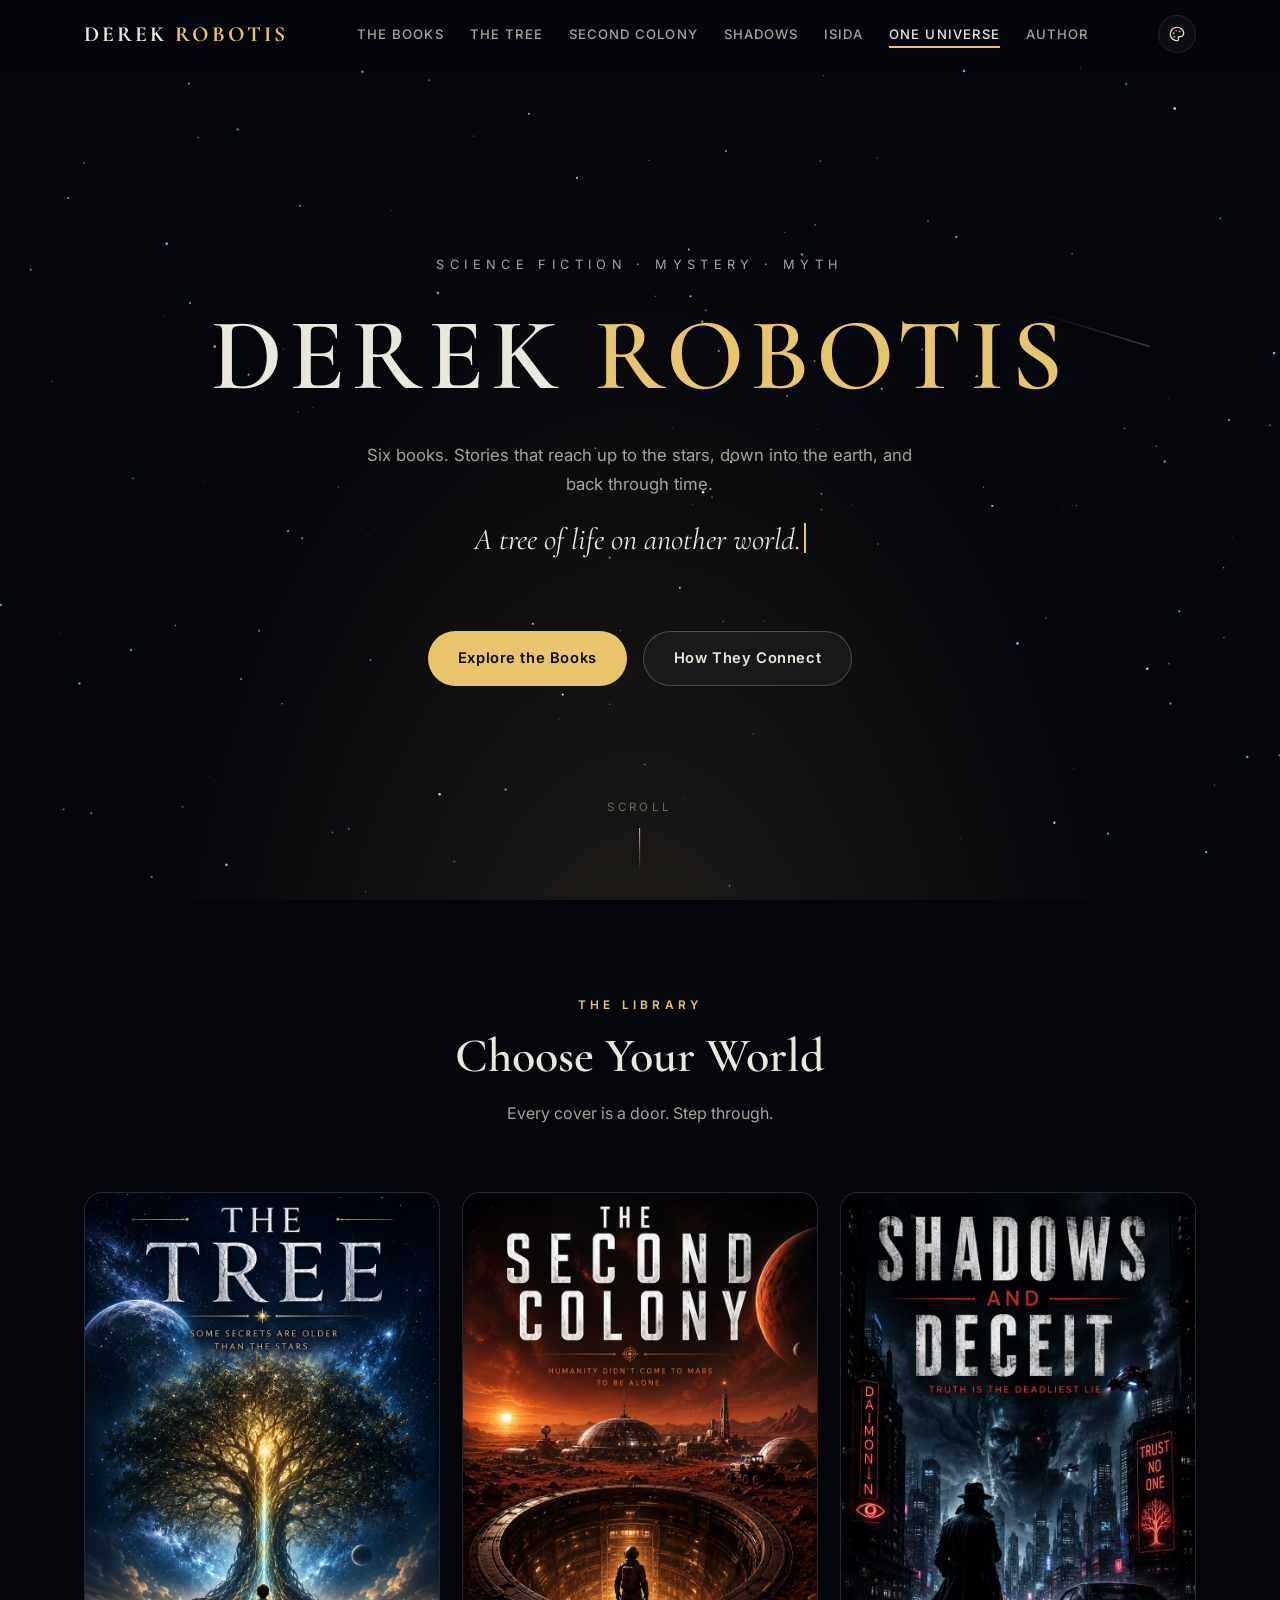
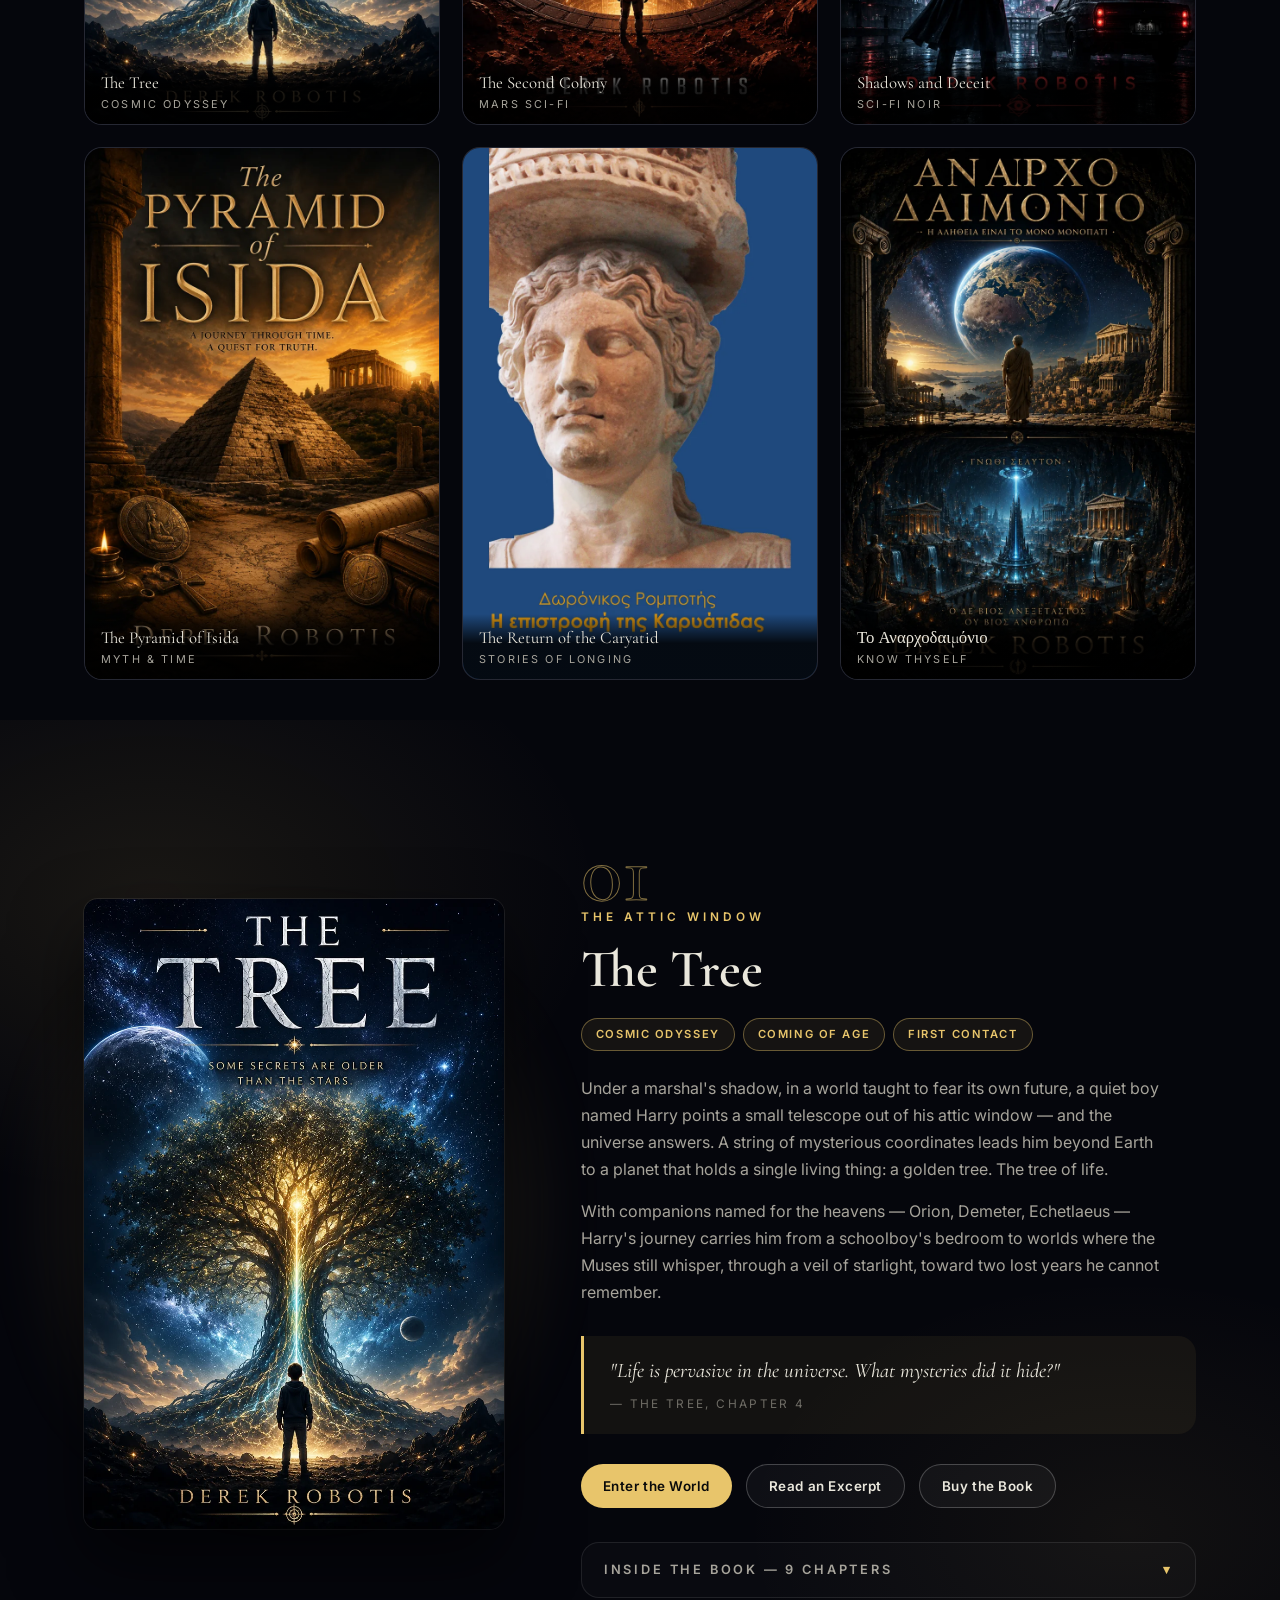
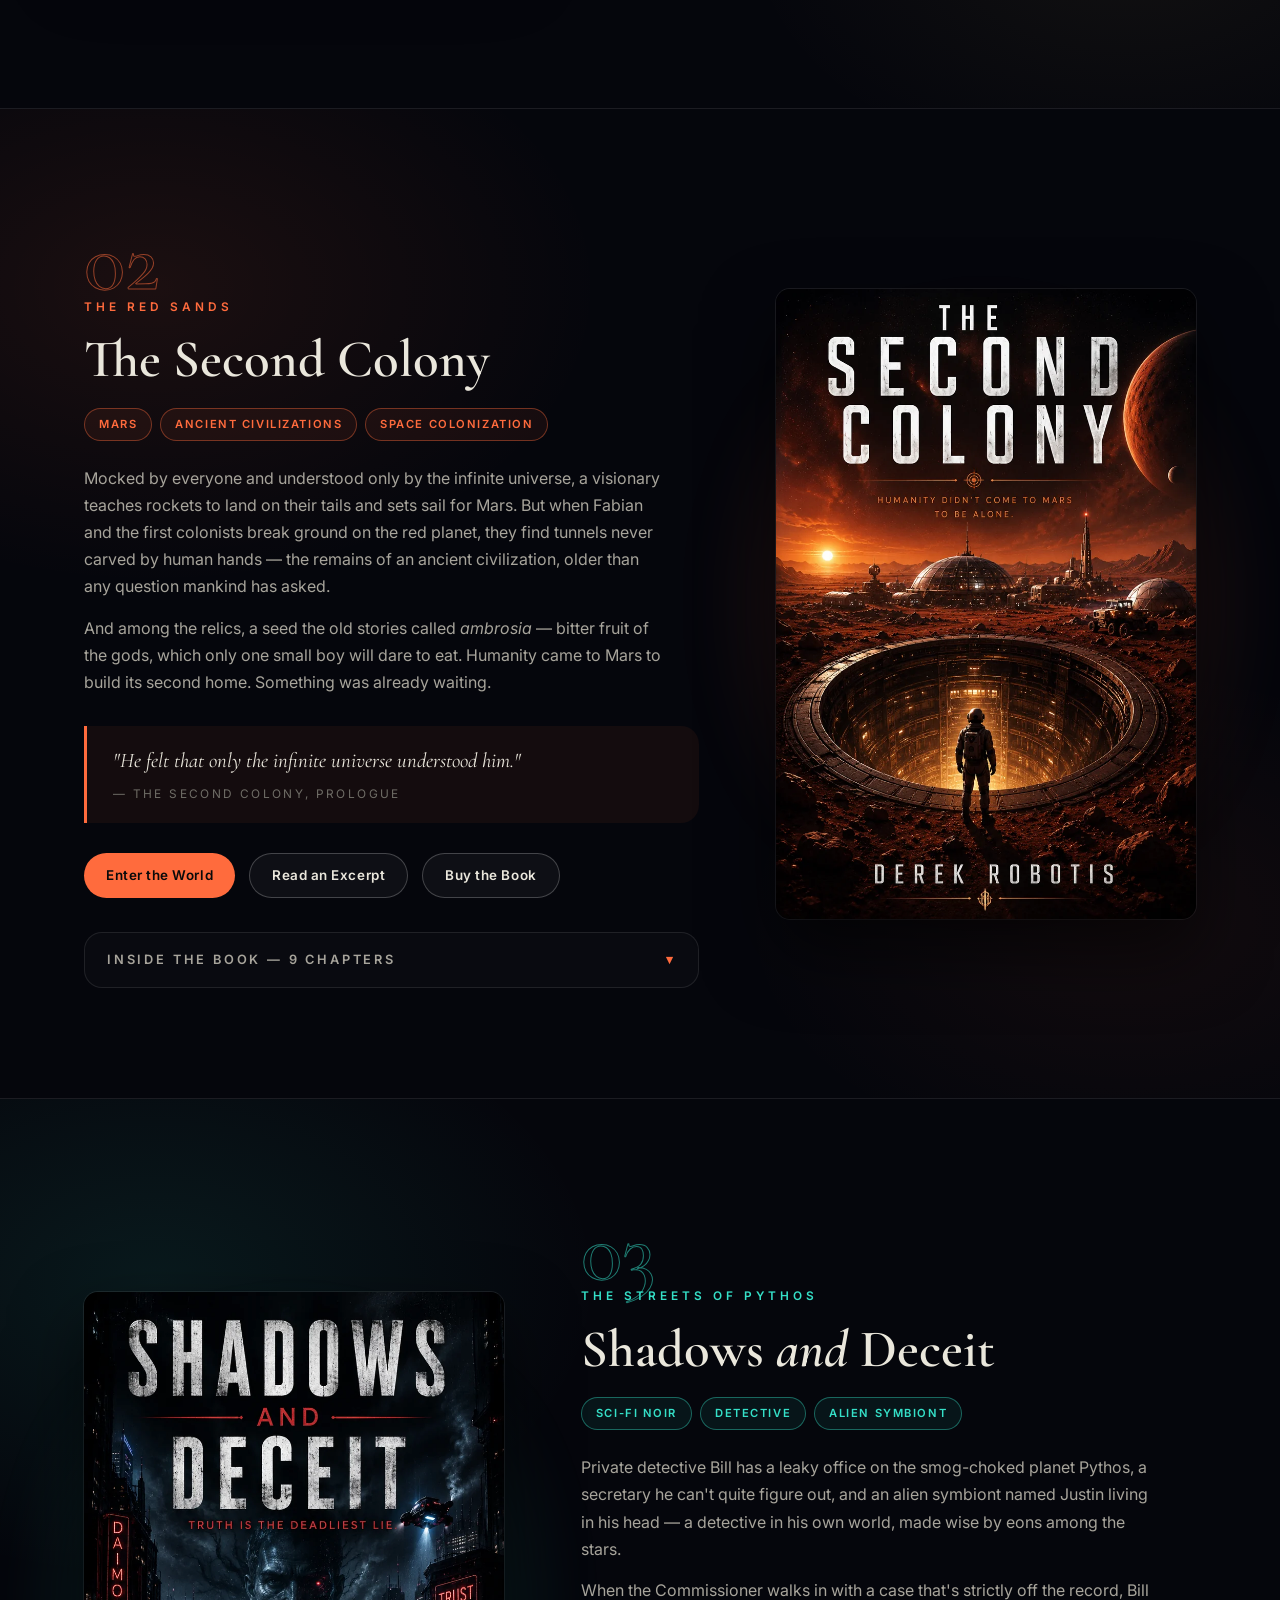
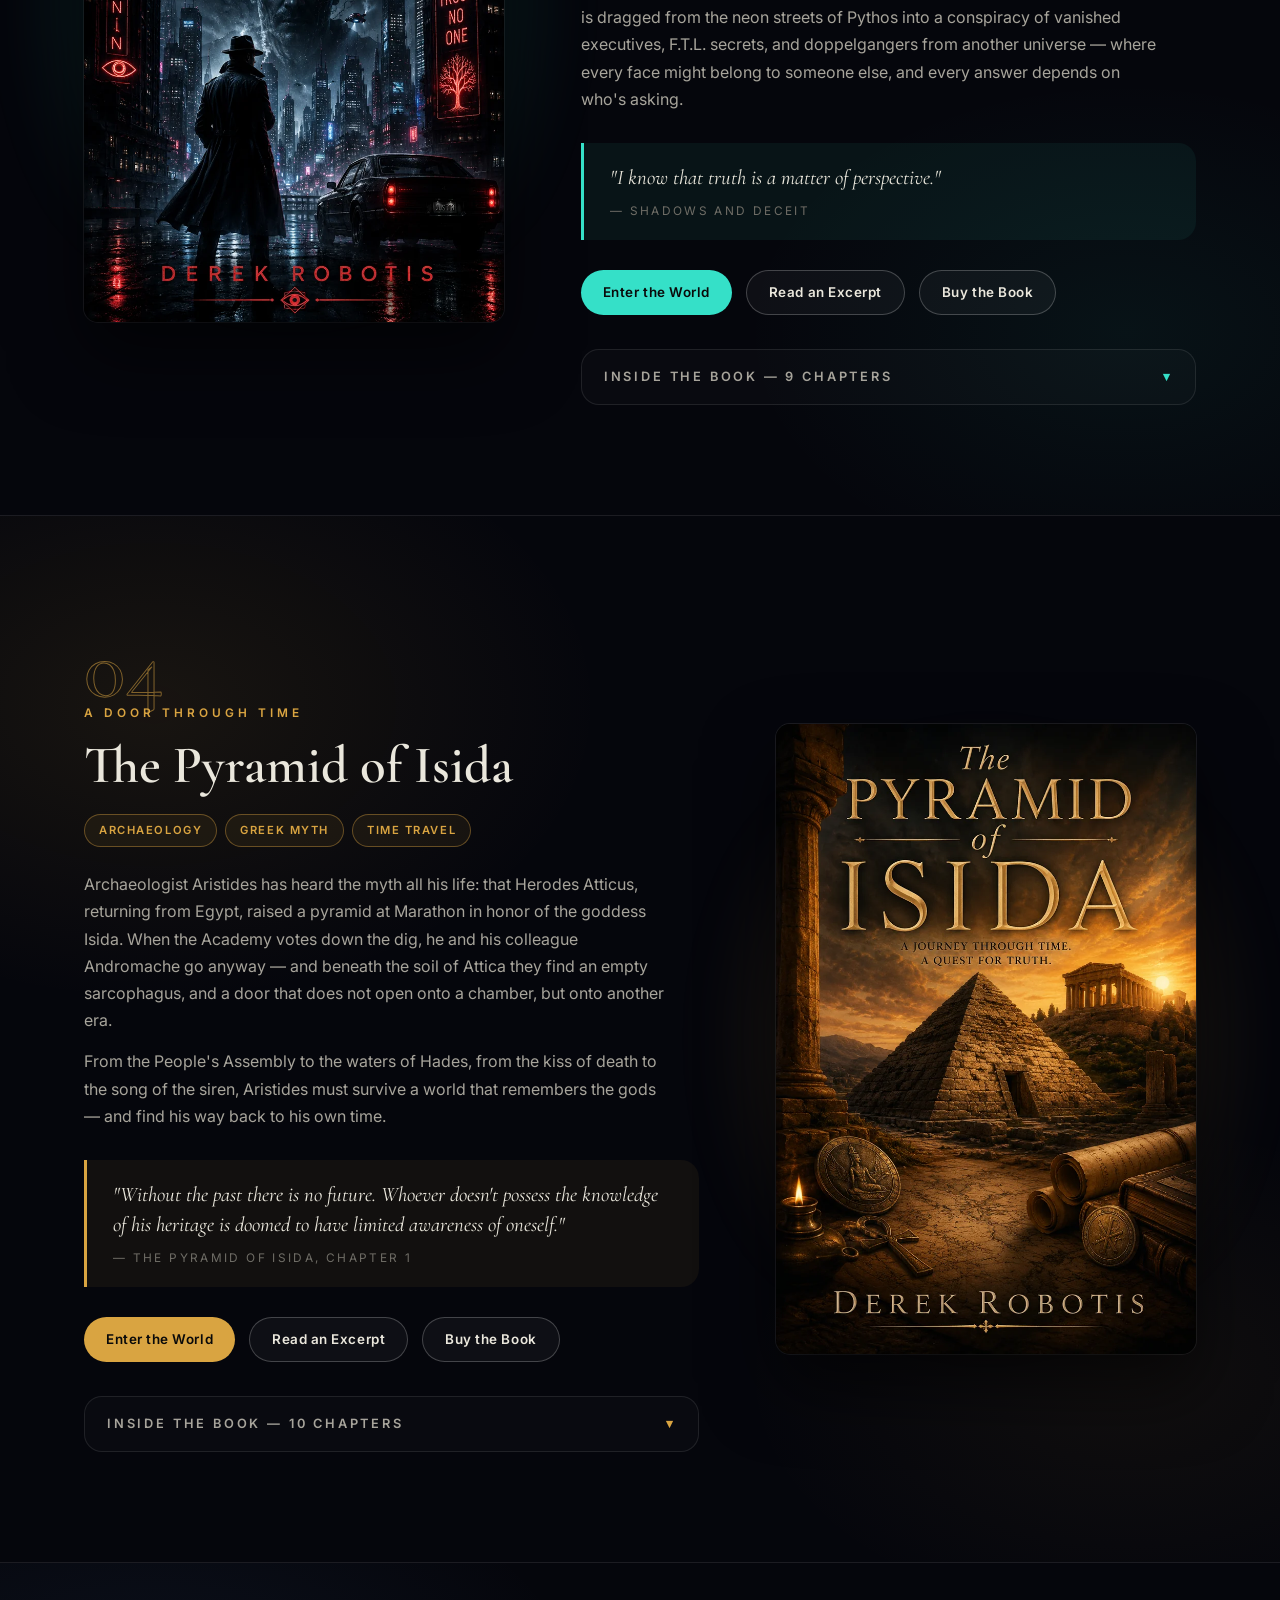
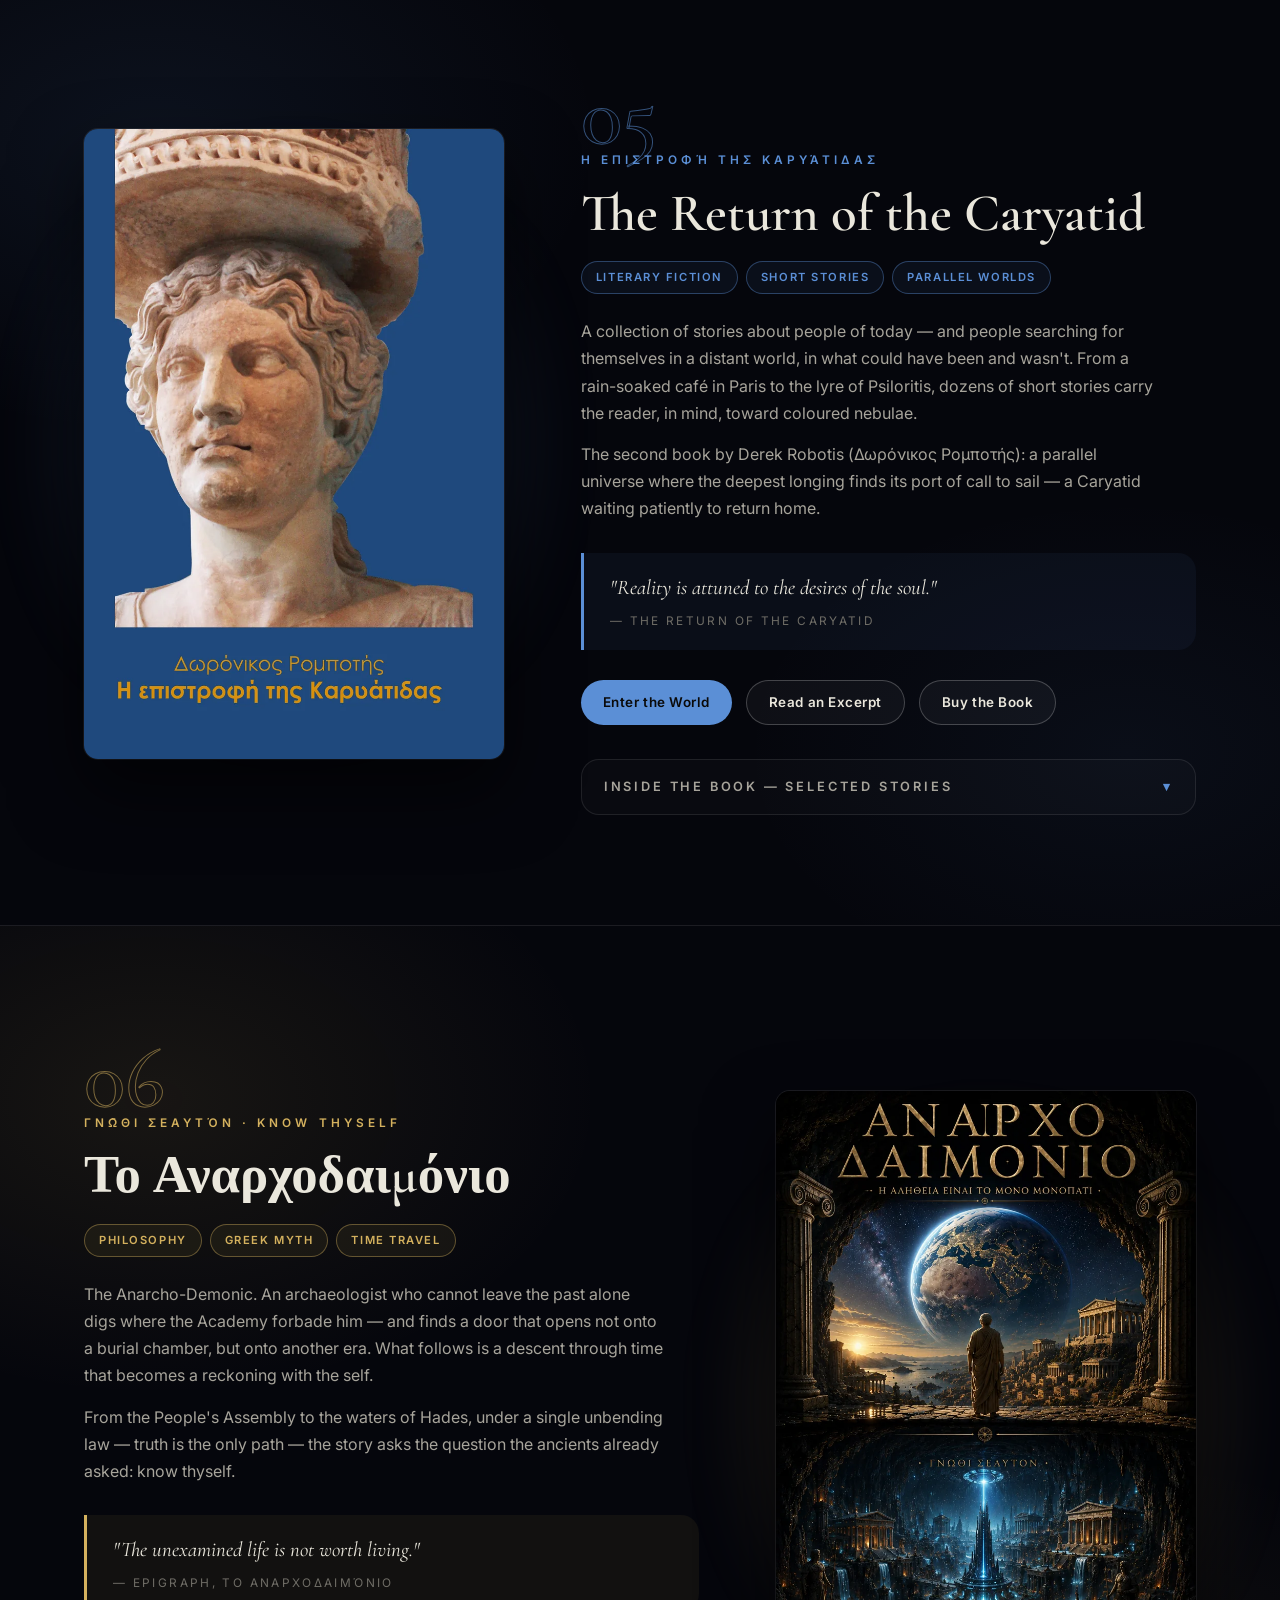
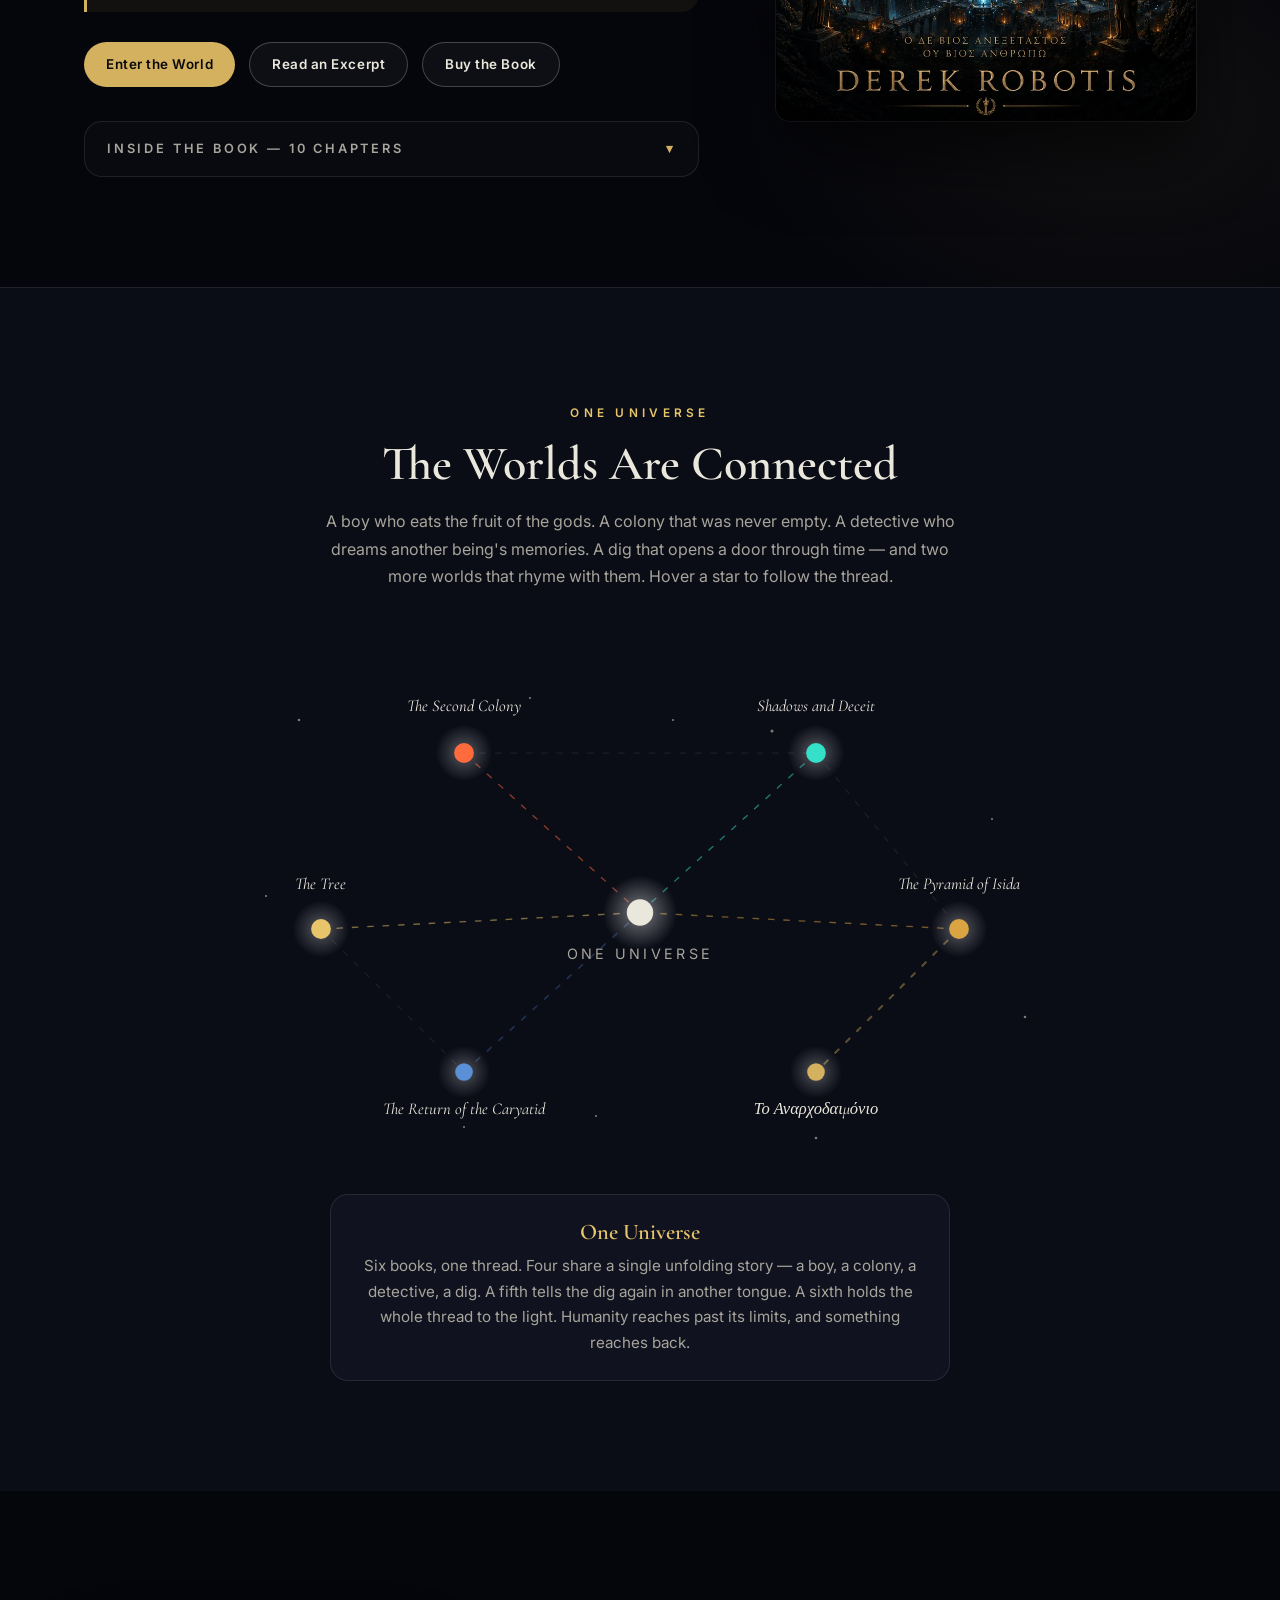
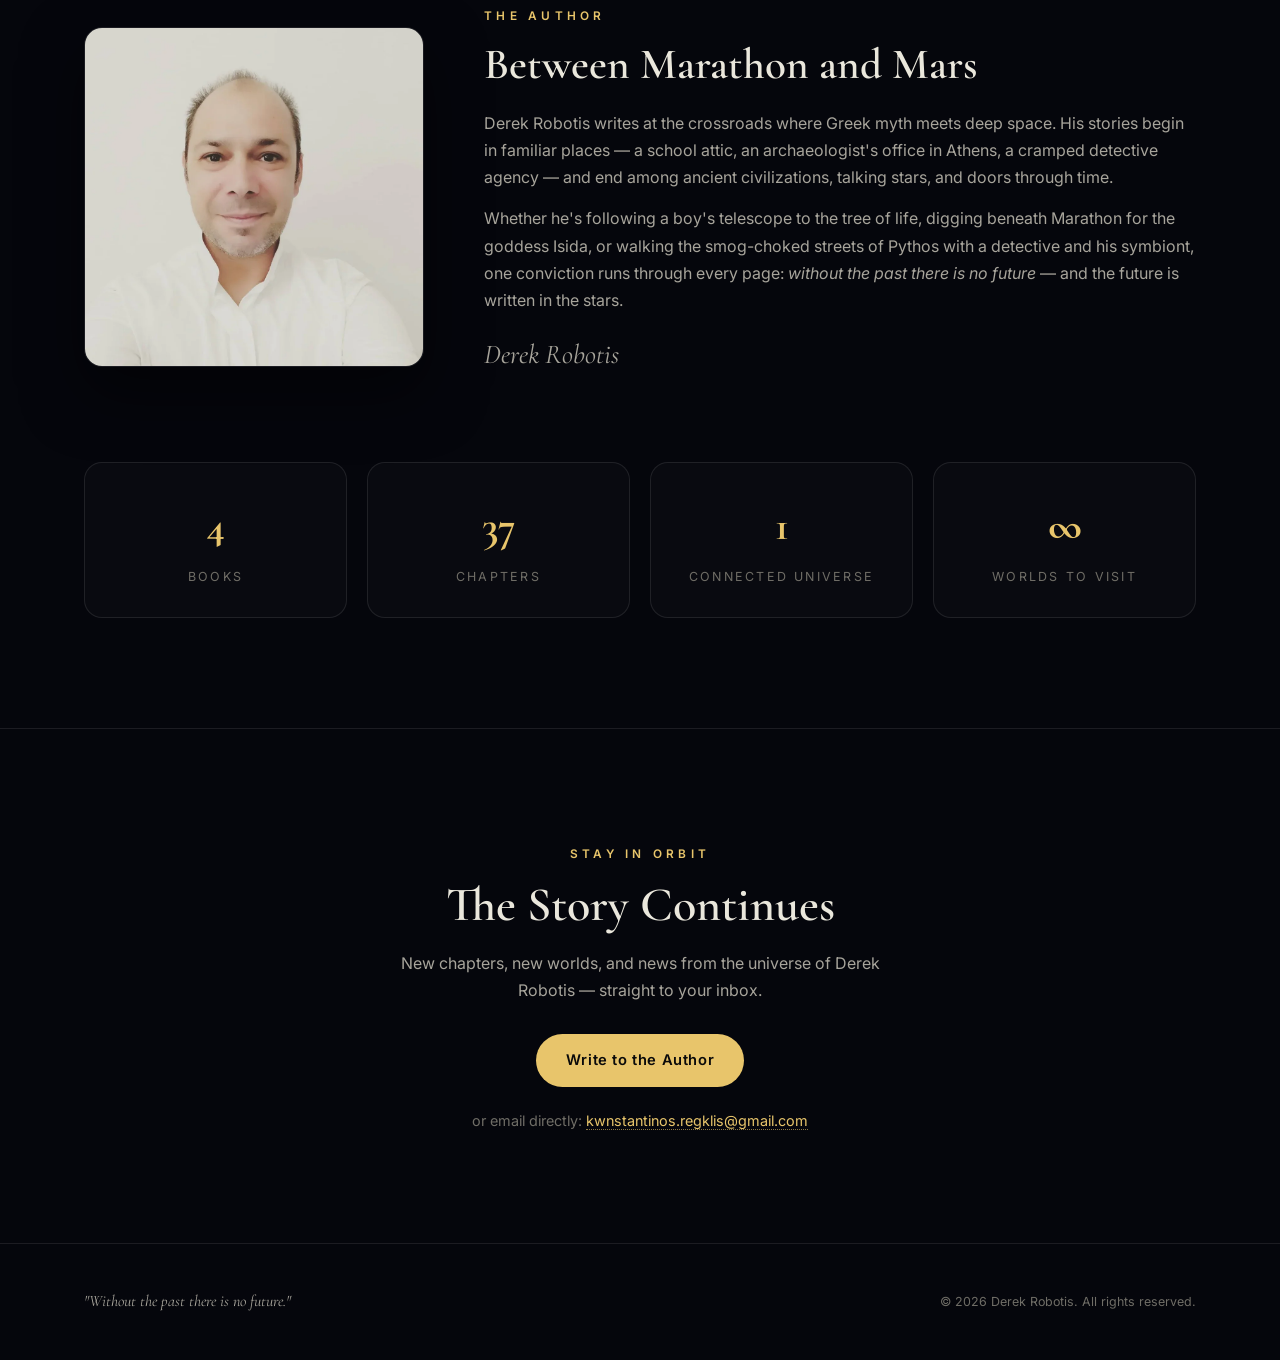
<file: index.html>
<!DOCTYPE html>
<html lang="en">
<head>
  <meta charset="UTF-8" />
  <meta name="viewport" content="width=device-width, initial-scale=1.0" />
  <title>Derek Robotis — Six Books Across Time &amp; Space | Sci-Fi, Myth &amp; Mystery</title>
  <meta name="description" content="Official site of author Derek Robotis — The Tree, The Second Colony, Shadows and Deceit, and The Pyramid of Isida. Explore the worlds, read excerpts, buy the books." />
  <meta name="robots" content="index, follow" />
  <meta name="author" content="Derek Robotis" />
  <meta name="theme-color" content="#05060c" />
  <link rel="canonical" href="https://arisregklis.github.io/derek/" />

  <!-- Open Graph -->
  <meta property="og:site_name" content="Derek Robotis — Author" />
  <meta property="og:title" content="Derek Robotis — Six Books Across Time &amp; Space" />
  <meta property="og:description" content="A tree of life on another world. A colony beneath the sands of Mars. A detective on planet Pythos. A pyramid at Marathon — and stories of longing across parallel worlds. Six books by Derek Robotis." />
  <meta property="og:url" content="https://arisregklis.github.io/derek/" />
  <meta property="og:type" content="website" />
  <meta property="og:locale" content="en_US" />

  <!-- Fonts -->
  <link rel="preconnect" href="https://fonts.googleapis.com" />
  <link rel="preconnect" href="https://fonts.gstatic.com" crossorigin />
  <link href="https://fonts.googleapis.com/css2?family=Cormorant+Garamond:ital,wght@0,500;0,600;0,700;1,500&family=Inter:wght@400;500;600;700&display=swap" rel="stylesheet" />

  <link rel="stylesheet" href="assets/css/style.css?v=20260828" />
  <script>/* apply saved colour theme before paint */try{var t=localStorage.getItem("site-theme");if(t)document.documentElement.dataset.theme=t;}catch(e){}</script>
  <script src="assets/js/main.js?v=20260828" defer></script>
  <!-- Lemon Squeezy overlay checkout -->
  <script src="https://assets.lemonsqueezy.com/lemon.js" defer></script>

  <!-- Structured data -->
  <script type="application/ld+json">
  {
    "@context": "https://schema.org",
    "@type": "Person",
    "name": "Derek Robotis",
    "jobTitle": "Author",
    "url": "https://arisregklis.github.io/derek/",
    "knowsAbout": ["Science Fiction", "Mystery", "Greek Mythology", "Archaeology"]
  }
  </script>
</head>
<body id="top">
  <a href="#main" class="skip-link sr-only">Skip to content</a>

  <div class="scroll-progress" aria-hidden="true"><span></span></div>

  <!-- ══ NAV ══ -->
  <header class="nav">
    <div class="nav-inner">
      <a href="#top" class="nav-logo">DEREK&nbsp;<em>ROBOTIS</em></a>
      <nav aria-label="Main navigation">
        <ul class="nav-links" id="nav-links">
          <li><a href="#library">The Books</a></li>
          <li><a href="#tree">The Tree</a></li>
          <li><a href="#colony">Second Colony</a></li>
          <li><a href="#noir">Shadows</a></li>
          <li><a href="#isida">Isida</a></li>
          <li><a href="#universe">One Universe</a></li>
          <li><a href="about.html">Author</a></li>
        </ul>
      </nav>
      <div class="theme-wrap">
        <button class="theme-btn" aria-expanded="false" aria-label="Change site colours" title="Change colours">
          <svg viewBox="0 0 24 24" fill="none" aria-hidden="true">
            <path d="M12 3a9 9 0 1 0 0 18c1.4 0 2-.9 2-1.8 0-.8-.5-1.2-.5-2 0-1 .8-1.7 1.9-1.7H17A5 5 0 0 0 21 11c-.4-4.5-4.3-8-9-8Z" stroke="currentColor" stroke-width="1.6"/>
            <circle cx="7.5" cy="11" r="1.3" fill="#e8c56b"/><circle cx="11" cy="7.5" r="1.3" fill="#ff6b3d"/>
            <circle cx="15.5" cy="8.5" r="1.3" fill="#35e0c8"/><circle cx="8.5" cy="15.5" r="1.3" fill="#d9a441"/>
          </svg>
        </button>
        <div class="theme-pop" role="menu" aria-label="Colour themes">
          <p class="theme-pop-label">Site Colour</p>
          <div class="theme-swatches">
            <button class="swatch" data-theme="tree" role="menuitem" aria-label="Cosmic Gold"></button>
            <button class="swatch" data-theme="colony" role="menuitem" aria-label="Mars Red"></button>
            <button class="swatch" data-theme="noir" role="menuitem" aria-label="Neon Teal"></button>
            <button class="swatch" data-theme="isida" role="menuitem" aria-label="Ancient Amber"></button>
          </div>
          <div class="swatch-names">
            <span>Gold</span><span>Mars</span><span>Neon</span><span>Amber</span>
          </div>
        </div>
      </div>
      <button class="nav-burger" aria-expanded="false" aria-controls="nav-links" aria-label="Open menu">
        <span></span><span></span><span></span>
      </button>
    </div>
  </header>

  <main id="main">

    <!-- ══ HERO ══ -->
    <section class="hero" aria-label="Introduction">
      <canvas id="starfield" aria-hidden="true"></canvas>
      <div class="hero-inner">
        <p class="hero-kicker">Science Fiction · Mystery · Myth</p>
        <h1 class="hero-name">DEREK <span class="surname">ROBOTIS</span></h1>
        <p class="hero-tag">Six books. Stories that reach up to the stars, down into the earth, and back through time.</p>
        <p class="hero-type" id="typewriter" aria-live="off"><span class="type-text"></span><span class="caret" aria-hidden="true"></span></p>
        <div class="hero-cta">
          <a href="#library" class="btn btn-solid">Explore the Books</a>
          <a href="#universe" class="btn btn-ghost">How They Connect</a>
        </div>
      </div>
      <div class="hero-scroll" aria-hidden="true">Scroll</div>
    </section>

    <!-- ══ LIBRARY ══ -->
    <section id="library" class="section library">
      <div class="wrap">
        <div class="section-head reveal">
          <span class="eyebrow">The Library</span>
          <h2 class="section-title">Choose Your World</h2>
          <p class="section-sub">Every cover is a door. Step through.</p>
        </div>
        <div class="library-grid">
          <a href="#tree" class="shelf-card reveal">
            <img class="cover-img" src="assets/images/tree.webp" alt="The Tree — cover" loading="lazy" width="820" height="1230">
            <span class="shelf-label">The Tree<small>Cosmic Odyssey</small></span>
          </a>
          <a href="#colony" class="shelf-card reveal" style="transition-delay:.08s">
            <img class="cover-img" src="assets/images/colony.webp" alt="The Second Colony — cover" loading="lazy" width="820" height="1230">
            <span class="shelf-label">The Second Colony<small>Mars Sci-Fi</small></span>
          </a>
          <a href="#noir" class="shelf-card reveal" style="transition-delay:.16s">
            <img class="cover-img" src="assets/images/shadows.webp" alt="Shadows and Deceit — cover" loading="lazy" width="820" height="1230">
            <span class="shelf-label">Shadows and Deceit<small>Sci-Fi Noir</small></span>
          </a>
          <a href="#isida" class="shelf-card reveal" style="transition-delay:.24s">
            <img class="cover-img" src="assets/images/isida.webp" alt="The Pyramid of Isida — cover" loading="lazy" width="820" height="1230">
            <span class="shelf-label">The Pyramid of Isida<small>Myth &amp; Time</small></span>
          </a>
          <a href="#caryatid" class="shelf-card reveal" style="transition-delay:.32s">
            <img class="cover-img" src="assets/images/caryatid.webp" alt="The Return of the Caryatid — cover" loading="lazy" width="820" height="1230">
            <span class="shelf-label">The Return of the Caryatid<small>Stories of Longing</small></span>
          </a>
          <a href="#anarcho" class="shelf-card reveal" style="transition-delay:.40s">
            <img class="cover-img" src="assets/images/anarchodaimonio.webp" alt="Το Αναρχοδαιμόνιο — cover" loading="lazy" width="820" height="1230">
            <span class="shelf-label">Το Αναρχοδαιμόνιο<small>Know Thyself</small></span>
          </a>
        </div>
      </div>
    </section>

    <!-- ══ BOOK · THE TREE ══ -->
    <section id="tree" class="section book tree">
      <div class="wrap book-grid">
        <div class="book-cover reveal" data-dir="left">
          <div class="cover-glow" aria-hidden="true"></div>
          <div class="cover-frame">
            <img class="cover-img" src="assets/images/tree.webp" alt="The Tree by Derek Robotis — a golden tree glowing on a distant world beneath a nebula" loading="lazy" width="820" height="1230">
          </div>
        </div>
        <div class="book-info reveal" data-dir="right">
          <div class="book-no" aria-hidden="true">01</div>
          <span class="book-series">The Attic Window</span>
          <h2 class="book-title">The Tree</h2>
          <div class="book-tags">
            <span class="tag">Cosmic Odyssey</span><span class="tag">Coming of Age</span><span class="tag">First Contact</span>
          </div>
          <p class="book-blurb">Under a marshal's shadow, in a world taught to fear its own future, a quiet boy named Harry points a small telescope out of his attic window — and the universe answers. A string of mysterious coordinates leads him beyond Earth to a planet that holds a single living thing: a golden tree. The tree of life.</p>
          <p class="book-blurb">With companions named for the heavens — Orion, Demeter, Echetlaeus — Harry's journey carries him from a schoolboy's bedroom to worlds where the Muses still whisper, through a veil of starlight, toward two lost years he cannot remember.</p>
          <blockquote class="book-quote">"Life is pervasive in the universe. What mysteries did it hide?"<cite>— The Tree, Chapter 4</cite></blockquote>
          <div class="book-actions">
            <a href="tree.html" class="btn btn-solid btn-sm">Enter the World</a>
            <button class="btn btn-ghost btn-sm" data-modal="modal-tree">Read an Excerpt</button>
            <!-- TODO: Replace with your Lemon Squeezy product link, e.g. https://YOURSTORE.lemonsqueezy.com/buy/PRODUCT-ID?embed=1 -->
            <a href="https://YOURSTORE.lemonsqueezy.com/buy/PRODUCT-ID-TREE?embed=1" class="lemonsqueezy-button btn btn-ghost btn-sm">Buy the Book</a>
          </div>
          <div class="chapters">
            <button class="chapters-toggle" aria-expanded="false">Inside the book — 9 chapters <span class="chev">▾</span></button>
            <div class="chapters-list">
              <ol>
                <li><b>1</b> The Dawn of the New Age</li>
                <li><b>2</b> Harry's Stargazing</li>
                <li><b>3</b> The Mysterious Coordinates</li>
                <li><b>4</b> The Tree of Life</li>
                <li><b>5</b> A World Beyond Earth</li>
                <li><b>6</b> Secrets and Discoveries</li>
                <li><b>7</b> The Veil of Starlight</li>
                <li><b>8</b> Connections and Revelations</li>
                <li><b>9</b> The Path Forward</li>
              </ol>
            </div>
          </div>
        </div>
      </div>
    </section>

    <!-- ══ BOOK · THE SECOND COLONY ══ -->
    <section id="colony" class="section book colony flip">
      <div class="wrap book-grid">
        <div class="book-cover reveal" data-dir="right">
          <div class="cover-glow" aria-hidden="true"></div>
          <div class="cover-frame">
            <img class="cover-img" src="assets/images/colony.webp" alt="The Second Colony by Derek Robotis — a Mars habitat above a glowing underground tunnel" loading="lazy" width="820" height="1230">
          </div>
        </div>
        <div class="book-info reveal" data-dir="left">
          <div class="book-no" aria-hidden="true">02</div>
          <span class="book-series">The Red Sands</span>
          <h2 class="book-title">The Second Colony</h2>
          <div class="book-tags">
            <span class="tag">Mars</span><span class="tag">Ancient Civilizations</span><span class="tag">Space Colonization</span>
          </div>
          <p class="book-blurb">Mocked by everyone and understood only by the infinite universe, a visionary teaches rockets to land on their tails and sets sail for Mars. But when Fabian and the first colonists break ground on the red planet, they find tunnels never carved by human hands — the remains of an ancient civilization, older than any question mankind has asked.</p>
          <p class="book-blurb">And among the relics, a seed the old stories called <em>ambrosia</em> — bitter fruit of the gods, which only one small boy will dare to eat. Humanity came to Mars to build its second home. Something was already waiting.</p>
          <blockquote class="book-quote">"He felt that only the infinite universe understood him."<cite>— The Second Colony, Prologue</cite></blockquote>
          <div class="book-actions">
            <a href="colony.html" class="btn btn-solid btn-sm">Enter the World</a>
            <button class="btn btn-ghost btn-sm" data-modal="modal-colony">Read an Excerpt</button>
            <!-- TODO: Replace with your Lemon Squeezy product link -->
            <a href="https://YOURSTORE.lemonsqueezy.com/buy/PRODUCT-ID-COLONY?embed=1" class="lemonsqueezy-button btn btn-ghost btn-sm">Buy the Book</a>
          </div>
          <div class="chapters">
            <button class="chapters-toggle" aria-expanded="false">Inside the book — 9 chapters <span class="chev">▾</span></button>
            <div class="chapters-list">
              <ol>
                <li><b>1</b> The Visionary</li>
                <li><b>2</b> The Launch</li>
                <li><b>3</b> First Steps on Mars</li>
                <li><b>4</b> Underground Mysteries</li>
                <li><b>5</b> The Ancient Civilization</li>
                <li><b>6</b> Discoveries and Dilemmas</li>
                <li><b>7</b> Humanity's Legacy</li>
                <li><b>8</b> The Cosmic Question</li>
                <li><b>9</b> A New Beginning</li>
              </ol>
            </div>
          </div>
        </div>
      </div>
    </section>

    <!-- ══ BOOK · SHADOWS AND DECEIT ══ -->
    <section id="noir" class="section book noir">
      <div class="wrap book-grid">
        <div class="book-cover reveal" data-dir="left">
          <div class="cover-glow" aria-hidden="true"></div>
          <div class="cover-frame">
            <img class="cover-img" src="assets/images/shadows.webp" alt="Shadows and Deceit by Derek Robotis — a detective under a street lamp in a neon-lit city" loading="lazy" width="820" height="1230">
          </div>
        </div>
        <div class="book-info reveal" data-dir="right">
          <div class="book-no" aria-hidden="true">03</div>
          <span class="book-series">The Streets of Pythos</span>
          <h2 class="book-title">Shadows <span style="font-style:italic">and</span> Deceit</h2>
          <div class="book-tags">
            <span class="tag">Sci-Fi Noir</span><span class="tag">Detective</span><span class="tag">Alien Symbiont</span>
          </div>
          <p class="book-blurb">Private detective Bill has a leaky office on the smog-choked planet Pythos, a secretary he can't quite figure out, and an alien symbiont named Justin living in his head — a detective in his own world, made wise by eons among the stars.</p>
          <p class="book-blurb">When the Commissioner walks in with a case that's strictly off the record, Bill is dragged from the neon streets of Pythos into a conspiracy of vanished executives, F.T.L. secrets, and doppelgangers from another universe — where every face might belong to someone else, and every answer depends on who's asking.</p>
          <blockquote class="book-quote">"I know that truth is a matter of perspective."<cite>— Shadows and Deceit</cite></blockquote>
          <div class="book-actions">
            <a href="shadows.html" class="btn btn-solid btn-sm">Enter the World</a>
            <button class="btn btn-ghost btn-sm" data-modal="modal-noir">Read an Excerpt</button>
            <!-- TODO: Replace with your Lemon Squeezy product link -->
            <a href="https://YOURSTORE.lemonsqueezy.com/buy/PRODUCT-ID-SHADOWS?embed=1" class="lemonsqueezy-button btn btn-ghost btn-sm">Buy the Book</a>
          </div>
          <div class="chapters">
            <button class="chapters-toggle" aria-expanded="false">Inside the book — 9 chapters <span class="chev">▾</span></button>
            <div class="chapters-list">
              <ol>
                <li><b>1</b> Bill's Routine</li>
                <li><b>2</b> The Commissioner's Visit</li>
                <li><b>3</b> A Gritty Investigation</li>
                <li><b>4</b> The Symbiont's Memories</li>
                <li><b>5</b> The Streets of Pythos</li>
                <li><b>6</b> Secrets Unveiled</li>
                <li><b>7</b> A Trap Set</li>
                <li><b>8</b> Escape to Mandra</li>
                <li><b>9</b> New Horizons</li>
              </ol>
            </div>
          </div>
        </div>
      </div>
    </section>

    <!-- ══ BOOK · THE PYRAMID OF ISIDA ══ -->
    <section id="isida" class="section book isida flip">
      <div class="wrap book-grid">
        <div class="book-cover reveal" data-dir="right">
          <div class="cover-glow" aria-hidden="true"></div>
          <div class="cover-frame">
            <img class="cover-img" src="assets/images/isida.webp" alt="The Pyramid of Isida by Derek Robotis — a glowing pyramid at Marathon under the night sky" loading="lazy" width="820" height="1230">
          </div>
        </div>
        <div class="book-info reveal" data-dir="left">
          <div class="book-no" aria-hidden="true">04</div>
          <span class="book-series">A Door Through Time</span>
          <h2 class="book-title">The Pyramid of Isida</h2>
          <div class="book-tags">
            <span class="tag">Archaeology</span><span class="tag">Greek Myth</span><span class="tag">Time Travel</span>
          </div>
          <p class="book-blurb">Archaeologist Aristides has heard the myth all his life: that Herodes Atticus, returning from Egypt, raised a pyramid at Marathon in honor of the goddess Isida. When the Academy votes down the dig, he and his colleague Andromache go anyway — and beneath the soil of Attica they find an empty sarcophagus, and a door that does not open onto a chamber, but onto another era.</p>
          <p class="book-blurb">From the People's Assembly to the waters of Hades, from the kiss of death to the song of the siren, Aristides must survive a world that remembers the gods — and find his way back to his own time.</p>
          <blockquote class="book-quote">"Without the past there is no future. Whoever doesn't possess the knowledge of his heritage is doomed to have limited awareness of oneself."<cite>— The Pyramid of Isida, Chapter 1</cite></blockquote>
          <div class="book-actions">
            <a href="isida.html" class="btn btn-solid btn-sm">Enter the World</a>
            <button class="btn btn-ghost btn-sm" data-modal="modal-isida">Read an Excerpt</button>
            <!-- TODO: Replace with your Lemon Squeezy product link -->
            <a href="https://YOURSTORE.lemonsqueezy.com/buy/PRODUCT-ID-ISIDA?embed=1" class="lemonsqueezy-button btn btn-ghost btn-sm">Buy the Book</a>
          </div>
          <div class="chapters">
            <button class="chapters-toggle" aria-expanded="false">Inside the book — 10 chapters <span class="chev">▾</span></button>
            <div class="chapters-list">
              <ol>
                <li><b>1</b> The Visit</li>
                <li><b>2</b> The Empty Sarcophagus</li>
                <li><b>3</b> The King's Death</li>
                <li><b>4</b> The People's Assembly</li>
                <li><b>5</b> The Desert's Aura</li>
                <li><b>6</b> The Kiss of Death</li>
                <li><b>7</b> Hades' Water</li>
                <li><b>8</b> The Meeting of Nicaea</li>
                <li><b>9</b> The Position of Constantia</li>
                <li><b>10</b> The Fall and the Salvation</li>
              </ol>
            </div>
          </div>
        </div>
      </div>
    </section>

    <!-- ══ BOOK · THE RETURN OF THE CARYATID ══ -->
    <section id="caryatid" class="section book caryatid">
      <div class="wrap book-grid">
        <div class="book-cover reveal" data-dir="left">
          <div class="cover-glow" aria-hidden="true"></div>
          <div class="cover-frame">
            <img class="cover-img" src="assets/images/caryatid.webp" alt="The Return of the Caryatid by Derek Robotis — a Caryatid statue against a deep blue field" loading="lazy" width="820" height="1230">
          </div>
        </div>
        <div class="book-info reveal" data-dir="right">
          <div class="book-no" aria-hidden="true">05</div>
          <span class="book-series">Η επιστροφή της Καρυάτιδας</span>
          <h2 class="book-title">The Return of the Caryatid</h2>
          <div class="book-tags">
            <span class="tag">Literary Fiction</span><span class="tag">Short Stories</span><span class="tag">Parallel Worlds</span>
          </div>
          <p class="book-blurb">A collection of stories about people of today — and people searching for themselves in a distant world, in what could have been and wasn't. From a rain-soaked café in Paris to the lyre of Psiloritis, dozens of short stories carry the reader, in mind, toward coloured nebulae.</p>
          <p class="book-blurb">The second book by Derek Robotis (Δωρόνικος Ρομποτής): a parallel universe where the deepest longing finds its port of call to sail — a Caryatid waiting patiently to return home.</p>
          <blockquote class="book-quote">"Reality is attuned to the desires of the soul."<cite>— The Return of the Caryatid</cite></blockquote>
          <div class="book-actions">
            <a href="caryatid.html" class="btn btn-solid btn-sm">Enter the World</a>
            <button class="btn btn-ghost btn-sm" data-modal="modal-caryatid">Read an Excerpt</button>
            <!-- TODO: Replace with your Lemon Squeezy product link -->
            <a href="https://YOURSTORE.lemonsqueezy.com/buy/PRODUCT-ID-CARYATID?embed=1" class="lemonsqueezy-button btn btn-ghost btn-sm">Buy the Book</a>
          </div>
          <div class="chapters">
            <button class="chapters-toggle" aria-expanded="false">Inside the book — selected stories <span class="chev">▾</span></button>
            <div class="chapters-list">
              <ol>
                <li><b>1</b> The Red Umbrella</li>
                <li><b>2</b> Time Does Not Change</li>
                <li><b>3</b> The Final Test</li>
                <li><b>4</b> Lost Cards</li>
                <li><b>5</b> The Son of Roxanne</li>
                <li><b>6</b> The Tear of Xylouris</li>
                <li><b>7</b> Lost Minoans</li>
                <li><b>8</b> The Lyre of Psiloritis</li>
                <li><b>9</b> The Paths of Ephesus</li>
                <li><b>10</b> The Three Captains</li>
              </ol>
            </div>
          </div>
        </div>
      </div>
    </section>

    <!-- ══ BOOK · ΤΟ ΑΝΑΡΧΟΔΑΙΜΟΝΙΟ ══ -->
    <section id="anarcho" class="section book anarcho flip">
      <div class="wrap book-grid">
        <div class="book-cover reveal" data-dir="right">
          <div class="cover-glow" aria-hidden="true"></div>
          <div class="cover-frame">
            <img class="cover-img" src="assets/images/anarchodaimonio.webp" alt="Το Αναρχοδαιμόνιο by Derek Robotis — a figure between an ancient city and the Earth in the night sky" loading="lazy" width="820" height="1230">
          </div>
        </div>
        <div class="book-info reveal" data-dir="left">
          <div class="book-no" aria-hidden="true">06</div>
          <span class="book-series">Γνῶθι σεαυτόν · Know Thyself</span>
          <h2 class="book-title">Το Αναρχοδαιμόνιο</h2>
          <div class="book-tags">
            <span class="tag">Philosophy</span><span class="tag">Greek Myth</span><span class="tag">Time Travel</span>
          </div>
          <p class="book-blurb">The Anarcho-Demonic. An archaeologist who cannot leave the past alone digs where the Academy forbade him — and finds a door that opens not onto a burial chamber, but onto another era. What follows is a descent through time that becomes a reckoning with the self.</p>
          <p class="book-blurb">From the People's Assembly to the waters of Hades, under a single unbending law — truth is the only path — the story asks the question the ancients already asked: know thyself.</p>
          <blockquote class="book-quote">"The unexamined life is not worth living."<cite>— epigraph, Το Αναρχοδαιμόνιο</cite></blockquote>
          <div class="book-actions">
            <a href="anarchodaimonio.html" class="btn btn-solid btn-sm">Enter the World</a>
            <button class="btn btn-ghost btn-sm" data-modal="modal-anarcho">Read an Excerpt</button>
            <!-- TODO: Replace with your Lemon Squeezy product link -->
            <a href="https://YOURSTORE.lemonsqueezy.com/buy/PRODUCT-ID-ANARCHO?embed=1" class="lemonsqueezy-button btn btn-ghost btn-sm">Buy the Book</a>
          </div>
          <div class="chapters">
            <button class="chapters-toggle" aria-expanded="false">Inside the book — 10 chapters <span class="chev">▾</span></button>
            <div class="chapters-list">
              <ol>
                <li><b>1</b> The Visit</li>
                <li><b>2</b> The Empty Sarcophagus</li>
                <li><b>3</b> The King's Death</li>
                <li><b>4</b> The People's Assembly</li>
                <li><b>5</b> The Desert's Aura</li>
                <li><b>6</b> The Kiss of Death</li>
                <li><b>7</b> Hades' Water</li>
                <li><b>8</b> The Meeting of Nicaea</li>
                <li><b>9</b> The Position of Constantia</li>
                <li><b>10</b> The Fall and the Salvation</li>
              </ol>
            </div>
          </div>
        </div>
      </div>
    </section>

    <!-- ══ ONE UNIVERSE ══ -->
    <section id="universe" class="section universe">
      <div class="wrap">
        <div class="section-head reveal">
          <span class="eyebrow">One Universe</span>
          <h2 class="section-title">The Worlds Are Connected</h2>
          <p class="section-sub">A boy who eats the fruit of the gods. A colony that was never empty. A detective who dreams another being's memories. A dig that opens a door through time — and two more worlds that rhyme with them. Hover a star to follow the thread.</p>
        </div>
        <div class="constellation-wrap reveal">
          <svg viewBox="0 0 800 460" aria-label="Constellation map connecting the six books">
            <defs>
              <radialGradient id="node-glow" cx="50%" cy="50%" r="50%">
                <stop offset="0%" stop-color="#fff" stop-opacity=".9"/>
                <stop offset="100%" stop-color="#fff" stop-opacity="0"/>
              </radialGradient>
            </defs>
            <!-- background stars -->
            <g fill="#eae7dc" opacity=".5">
              <circle cx="90" cy="60" r="1.2" class="twinkle"/><circle cx="300" cy="40" r="1" class="twinkle t2"/>
              <circle cx="520" cy="70" r="1.4" class="twinkle t3"/><circle cx="720" cy="150" r="1"/>
              <circle cx="60" cy="220" r="1" class="twinkle t2"/><circle cx="750" cy="330" r="1.2" class="twinkle"/>
              <circle cx="240" cy="430" r="1"/><circle cx="430" cy="60" r="1" class="twinkle t3"/>
              <circle cx="560" cy="440" r="1.2" class="twinkle t2"/><circle cx="360" cy="420" r="1"/>
            </g>
            <!-- narrative threads to the centre -->
            <g stroke-width="1.2" fill="none" opacity=".55">
              <line x1="110" y1="250" x2="400" y2="235" stroke="#e8c56b" class="constellation-line"/>
              <line x1="240" y1="90"  x2="400" y2="235" stroke="#ff6b3d" class="constellation-line"/>
              <line x1="560" y1="90"  x2="400" y2="235" stroke="#35e0c8" class="constellation-line"/>
              <line x1="690" y1="250" x2="400" y2="235" stroke="#d9a441" class="constellation-line"/>
              <!-- twin: Anarchodaimonio is the same descent as Isida -->
              <line x1="690" y1="250" x2="560" y2="380" stroke="#d4b15e" stroke-width="1.8" class="constellation-line" opacity=".8"/>
              <!-- thematic echo: the Caryatid rhymes with the whole, no shared cast -->
              <line x1="240" y1="380" x2="400" y2="235" stroke="#5b8fd6" stroke-dasharray="4 7" class="constellation-line" opacity=".7"/>
              <!-- faint outer web -->
              <line x1="240" y1="90" x2="560" y2="90" stroke="#8a8778" class="constellation-line" opacity=".3"/>
              <line x1="110" y1="250" x2="240" y2="380" stroke="#8a8778" class="constellation-line" opacity=".3"/>
              <line x1="560" y1="90" x2="690" y2="250" stroke="#8a8778" class="constellation-line" opacity=".3"/>
            </g>
            <!-- nodes -->
            <g class="constellation-node" data-world="tree" tabindex="0" role="button" aria-label="The Tree">
              <circle class="halo" cx="110" cy="250" r="26" fill="url(#node-glow)" opacity=".35"/>
              <circle class="core" cx="110" cy="250" r="9" fill="#e8c56b"/>
              <text x="110" y="214" text-anchor="middle" fill="#eae7dc" font-size="15" font-family="Cormorant Garamond, serif" font-style="italic">The Tree</text>
            </g>
            <g class="constellation-node" data-world="colony" tabindex="0" role="button" aria-label="The Second Colony">
              <circle class="halo" cx="240" cy="90" r="26" fill="url(#node-glow)" opacity=".35"/>
              <circle class="core" cx="240" cy="90" r="9" fill="#ff6b3d"/>
              <text x="240" y="52" text-anchor="middle" fill="#eae7dc" font-size="15" font-family="Cormorant Garamond, serif" font-style="italic">The Second Colony</text>
            </g>
            <g class="constellation-node" data-world="noir" tabindex="0" role="button" aria-label="Shadows and Deceit">
              <circle class="halo" cx="560" cy="90" r="26" fill="url(#node-glow)" opacity=".35"/>
              <circle class="core" cx="560" cy="90" r="9" fill="#35e0c8"/>
              <text x="560" y="52" text-anchor="middle" fill="#eae7dc" font-size="15" font-family="Cormorant Garamond, serif" font-style="italic">Shadows and Deceit</text>
            </g>
            <g class="constellation-node" data-world="isida" tabindex="0" role="button" aria-label="The Pyramid of Isida">
              <circle class="halo" cx="690" cy="250" r="26" fill="url(#node-glow)" opacity=".35"/>
              <circle class="core" cx="690" cy="250" r="9" fill="#d9a441"/>
              <text x="690" y="214" text-anchor="middle" fill="#eae7dc" font-size="15" font-family="Cormorant Garamond, serif" font-style="italic">The Pyramid of Isida</text>
            </g>
            <g class="constellation-node" data-world="anarcho" tabindex="0" role="button" aria-label="Το Αναρχοδαιμόνιο">
              <circle class="halo" cx="560" cy="380" r="24" fill="url(#node-glow)" opacity=".32"/>
              <circle class="core" cx="560" cy="380" r="8" fill="#d4b15e"/>
              <text x="560" y="418" text-anchor="middle" fill="#eae7dc" font-size="15" font-family="Cormorant Garamond, serif" font-style="italic">Το Αναρχοδαιμόνιο</text>
            </g>
            <g class="constellation-node" data-world="caryatid" tabindex="0" role="button" aria-label="The Return of the Caryatid">
              <circle class="halo" cx="240" cy="380" r="24" fill="url(#node-glow)" opacity=".32"/>
              <circle class="core" cx="240" cy="380" r="8" fill="#5b8fd6"/>
              <text x="240" y="418" text-anchor="middle" fill="#eae7dc" font-size="15" font-family="Cormorant Garamond, serif" font-style="italic">The Return of the Caryatid</text>
            </g>
            <g class="constellation-node" data-world="center" tabindex="0" role="button" aria-label="One Universe">
              <circle class="halo" cx="400" cy="235" r="34" fill="url(#node-glow)" opacity=".5"/>
              <circle class="core" cx="400" cy="235" r="12" fill="#eae7dc"/>
              <text x="400" y="277" text-anchor="middle" fill="#a7a49b" font-size="13" font-family="Inter, sans-serif" letter-spacing="3">ONE UNIVERSE</text>
            </g>
          </svg>
        </div>
        <div class="universe-note reveal" id="universe-note">
          <h3>One Universe</h3>
          <p>Six books, one thread. Four share a single unfolding story — a boy, a colony, a detective, a dig. A fifth tells the dig again in another tongue. A sixth holds the whole thread to the light. Humanity reaches past its limits, and something reaches back.</p>
        </div>
      </div>
    </section>

    <!-- ══ AUTHOR ══ -->
    <section id="author" class="section">
      <div class="wrap">
        <div class="author-grid">
          <div class="author-photo reveal" data-dir="left">
            <img src="assets/images/author.webp" alt="Derek Robotis, author" width="680" height="850" loading="lazy" decoding="async" />
          </div>
          <div class="author-text reveal" data-dir="right">
            <span class="eyebrow">The Author</span>
            <h2>Between Marathon and Mars</h2>
            <p>Derek Robotis writes at the crossroads where Greek myth meets deep space. His stories begin in familiar places — a school attic, an archaeologist's office in Athens, a cramped detective agency — and end among ancient civilizations, talking stars, and doors through time.</p>
            <p>Whether he's following a boy's telescope to the tree of life, digging beneath Marathon for the goddess Isida, or walking the smog-choked streets of Pythos with a detective and his symbiont, one conviction runs through every page: <em>without the past there is no future</em> — and the future is written in the stars.</p>
            <p class="author-sign">Derek Robotis</p>
          </div>
        </div>
        <div class="stats">
          <div class="stat reveal"><b>4</b><span>Books</span></div>
          <div class="stat reveal" style="transition-delay:.08s"><b>37</b><span>Chapters</span></div>
          <div class="stat reveal" style="transition-delay:.16s"><b>1</b><span>Connected Universe</span></div>
          <div class="stat reveal" style="transition-delay:.24s"><b>∞</b><span>Worlds to Visit</span></div>
        </div>
      </div>
    </section>

    <!-- ══ CONTACT ══ -->
    <section id="contact" class="section contact">
      <div class="wrap reveal">
        <span class="eyebrow">Stay in Orbit</span>
        <h2 class="section-title">The Story Continues</h2>
        <p class="section-sub" style="max-width:520px;margin:16px auto 0">New chapters, new worlds, and news from the universe of Derek Robotis — straight to your inbox.</p>
        <!-- TODO: Replace with your real contact / newsletter address -->
        <a class="btn btn-solid" href="mailto:kwnstantinos.regklis@gmail.com?subject=Message%20for%20Derek%20Robotis">Write to the Author</a>
        <p class="contact-mail">or email directly: <a href="mailto:kwnstantinos.regklis@gmail.com">kwnstantinos.regklis@gmail.com</a></p>
      </div>
    </section>
  </main>

  <!-- ══ FOOTER ══ -->
  <footer class="footer">
    <div class="wrap footer-inner">
      <p class="footer-quote">"Without the past there is no future."</p>
      <small>© <span id="year">2026</span> Derek Robotis. All rights reserved.</small>
    </div>
  </footer>

  <!-- ══ BACK TO TOP ══ -->
  <button class="to-top" aria-label="Back to top">
    <svg viewBox="0 0 24 24" fill="none" aria-hidden="true">
      <path d="M12 2c2.6 1.8 4 4.6 4 8l-1.2 5H9.2L8 10c0-3.4 1.4-6.2 4-8Z" fill="#e8c56b"/>
      <circle cx="12" cy="9" r="1.6" fill="#05060c"/>
      <path d="M8.4 13.5 6 17l3-.6M15.6 13.5 18 17l-3-.6" stroke="#e8c56b" stroke-width="1.4" stroke-linejoin="round"/>
      <path d="M12 15.6v4" stroke="#ff9e4f" stroke-width="1.8" stroke-linecap="round"/>
    </svg>
  </button>

  <!-- ══ EXCERPT MODALS ══ -->
  <div class="modal book tree" id="modal-tree" role="dialog" aria-modal="true" aria-labelledby="modal-tree-title">
    <div class="modal-backdrop"></div>
    <div class="modal-panel">
      <button class="modal-close" aria-label="Close excerpt">✕</button>
      <span class="modal-eyebrow">Excerpt · The Tree</span>
      <h3 class="modal-title" id="modal-tree-title">The Attic Window</h3>
      <div class="modal-body">
        <p>Harry at school is one of those kids who spends a lot of time alone. He divides his time between his lessons and the small telescope his father had bought him — probably the best present they had ever given him. Looking up at the stars, he felt like he belonged to another world, far from Earth; a feeling inexplicably familiar.</p>
        <p>In the evenings, when the sky was clearer, he spent many hours looking at the constellations — Orion, Sagittarius. The small window in the attic was the bridge to the infinite universe, where he gathered his thoughts and dreams which found a foothold in another cosmic dimension. Often he would fall asleep on the window ledge while gazing at the stars.</p>
        <p>He saw a tree with green leaves. Not only did he discover a new planet — he discovered life on it. A tree, nothing else. But it was the tree of life on another heavenly body. Life is pervasive in the universe. What mysteries did it hide?</p>
      </div>
      <p class="modal-src">From The Tree — Derek Robotis</p>
    </div>
  </div>

  <div class="modal book colony" id="modal-colony" role="dialog" aria-modal="true" aria-labelledby="modal-colony-title">
    <div class="modal-backdrop"></div>
    <div class="modal-panel">
      <button class="modal-close" aria-label="Close excerpt">✕</button>
      <span class="modal-eyebrow">Excerpt · The Second Colony</span>
      <h3 class="modal-title" id="modal-colony-title">The Visionary</h3>
      <div class="modal-body">
        <p>From the dawn of his history, man has wondered where he has come from. Perhaps this has always been the age-old question — this primal feeling from the moment we realized we existed. The beginning of the journey, of knowledge itself. A point that stood as a springboard to begin, as a species, the journey to the stars.</p>
        <p>As a young boy he had dreamed of reaching the stars, and his dream was to get up there at any cost. His success was not a road full of rose petals. There were times when everyone mocked him. It was just him against everyone. He felt that only the infinite universe understood him.</p>
        <p>A hopeless effort to achieve the impossible: to take off a rocket and then land it vertically. And yet he did it. After that moment, nothing stood in his way. The mast had set sail for roads unknown — star ports where instead of sand and sea they would be joined by planets and moons.</p>
      </div>
      <p class="modal-src">From The Second Colony — Derek Robotis</p>
    </div>
  </div>

  <div class="modal book noir" id="modal-noir" role="dialog" aria-modal="true" aria-labelledby="modal-noir-title">
    <div class="modal-backdrop"></div>
    <div class="modal-panel">
      <button class="modal-close" aria-label="Close excerpt">✕</button>
      <span class="modal-eyebrow">Excerpt · Shadows and Deceit</span>
      <h3 class="modal-title" id="modal-noir-title">The Streets of Pythos</h3>
      <div class="modal-body">
        <p>For some reason, the city was unusually gloomy. The pollution was at its highest — you could feel it in the air that you breathed. The F.T.L. drives had spawned suddenly, causing a migration never seen in the galaxy before. Pythos, the planet we are on, had over ten races living on it.</p>
        <p>My symbiont, during my sleep, chooses to show me images of the worlds it has visited. In his world he was somewhat a detective too. It's weird to have all these memories and not know how they can assist me.</p>
        <p>As soon as we dropped out of F.T.L., the station appeared in all its might — millions of tons spinning to create artificial gravity, a gateway to the galaxy. You will find merchants, people trying to cut a deal for a better life, and people like me: trying to solve a case and find the elusive truth. I know that truth is a matter of perspective.</p>
      </div>
      <p class="modal-src">From Shadows and Deceit — Derek Robotis</p>
    </div>
  </div>

  <div class="modal book isida" id="modal-isida" role="dialog" aria-modal="true" aria-labelledby="modal-isida-title">
    <div class="modal-backdrop"></div>
    <div class="modal-panel">
      <button class="modal-close" aria-label="Close excerpt">✕</button>
      <span class="modal-eyebrow">Excerpt · The Pyramid of Isida</span>
      <h3 class="modal-title" id="modal-isida-title">The Visit</h3>
      <div class="modal-body">
        <p>Archaeological sites in Greece could be better cared for. It is said that cutbacks should be made; that emphasis should be given to the country's present day, and the past left to its destiny. Without the past there is no future. Whoever doesn't possess the knowledge of his heritage is doomed to have limited awareness of oneself.</p>
        <p>There has been great interest in the fact that in the area of Marathon there is an archaeological site dedicated to Isida. The myth mentions that Herodes Atticus, after a trip to Egypt, decided that he should build a pyramid in honor of the goddess. It has intrigued me for quite a while now. I have to find the truth.</p>
        <p>The night before the decision was made, a strange presence came to me in my sleep.</p>
      </div>
      <p class="modal-src">From The Pyramid of Isida — Derek Robotis</p>
    </div>
  </div>

  <div class="modal book caryatid" id="modal-caryatid" role="dialog" aria-modal="true" aria-labelledby="modal-caryatid-title">
    <div class="modal-backdrop"></div>
    <div class="modal-panel">
      <button class="modal-close" aria-label="Close excerpt">✕</button>
      <span class="modal-eyebrow">Excerpt · The Return of the Caryatid</span>
      <h3 class="modal-title" id="modal-caryatid-title">The Red Umbrella</h3>
      <div class="modal-body">
        <p>Each city has its own characteristics. The real life of a city is discovered in its streets — there, where the life of ordinary people is not surrounded by the false image that should attract the traveller. So it was in the cafés of Paris that Glaucus discovered the beauty of the city.</p>
        <p>What struck him was a red umbrella on an empty table. Its red was striking against the grey landscape the rain had formed. As he was paying, a young woman in red boots came in in a hurry, grabbed the umbrella, and ran away.</p>
        <p>The days went by and Glaucus returned to the café every day to find the girl with the red umbrella. But in vain — she never appeared. He never had the courage to ask her if the umbrella was hers. He would forever be left wondering.</p>
      </div>
      <p class="modal-src">From The Return of the Caryatid — Derek Robotis</p>
    </div>
  </div>

  <div class="modal book anarcho" id="modal-anarcho" role="dialog" aria-modal="true" aria-labelledby="modal-anarcho-title">
    <div class="modal-backdrop"></div>
    <div class="modal-panel">
      <button class="modal-close" aria-label="Close excerpt">✕</button>
      <span class="modal-eyebrow">Excerpt · Το Αναρχοδαιμόνιο</span>
      <h3 class="modal-title" id="modal-anarcho-title">Without the Past There Is No Future</h3>
      <div class="modal-body">
        <p>Archaeological sites in Greece could be better cared for. It is said that cutbacks should be made; that emphasis should be given to the country's present day, and the past left to its destiny. Without the past there is no future. Whoever doesn't possess the knowledge of his heritage is doomed to have limited awareness of oneself.</p>
        <p>This land has offered everything from the very beginning of our history — arts, poetry and philosophy. If someone stops to analyse what has been created, they will probably never finish. You will be lost in this mythical history.</p>
        <p>The night before the decision was made, a strange presence came to me in my sleep.</p>
      </div>
      <p class="modal-src">From Το Αναρχοδαιμόνιο — Derek Robotis</p>
    </div>
  </div>

  <!-- ══ COVER ART (SVG symbols, referenced above) ══ -->
</body>
</html>
</file>
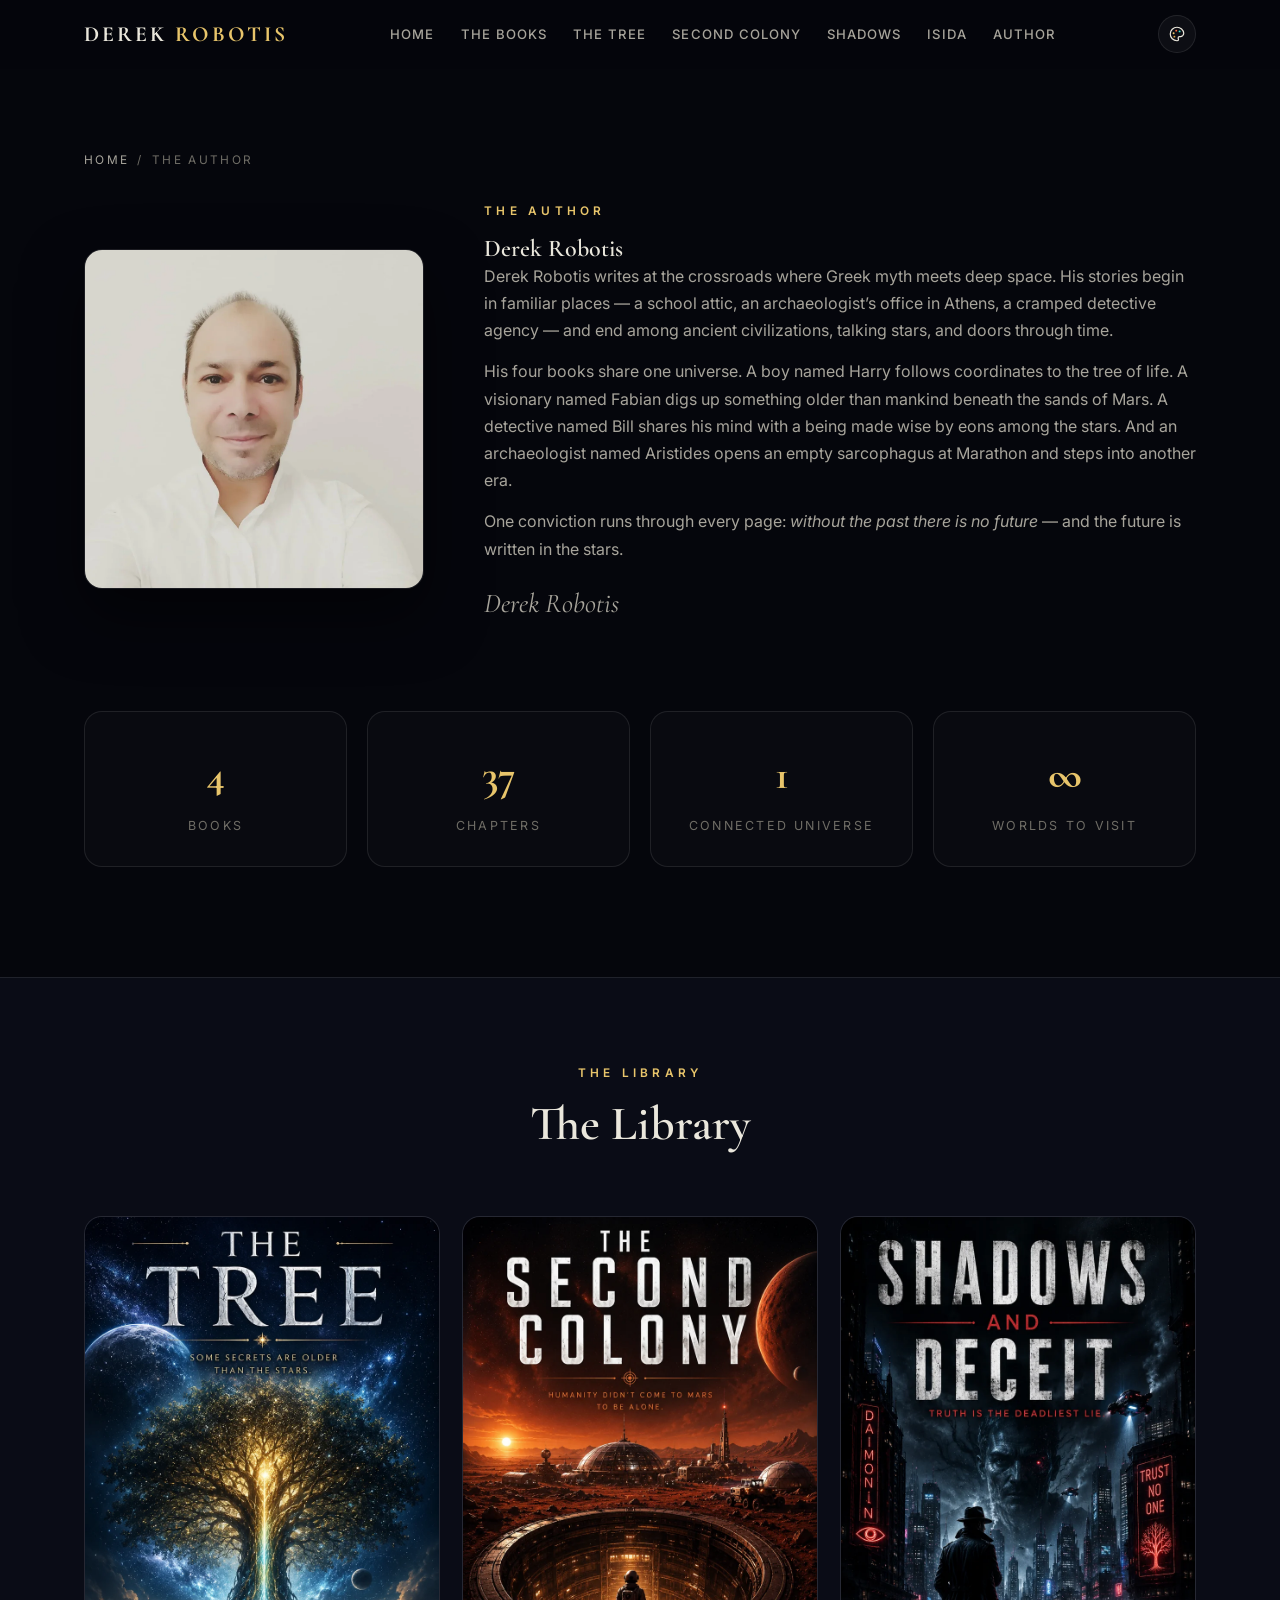
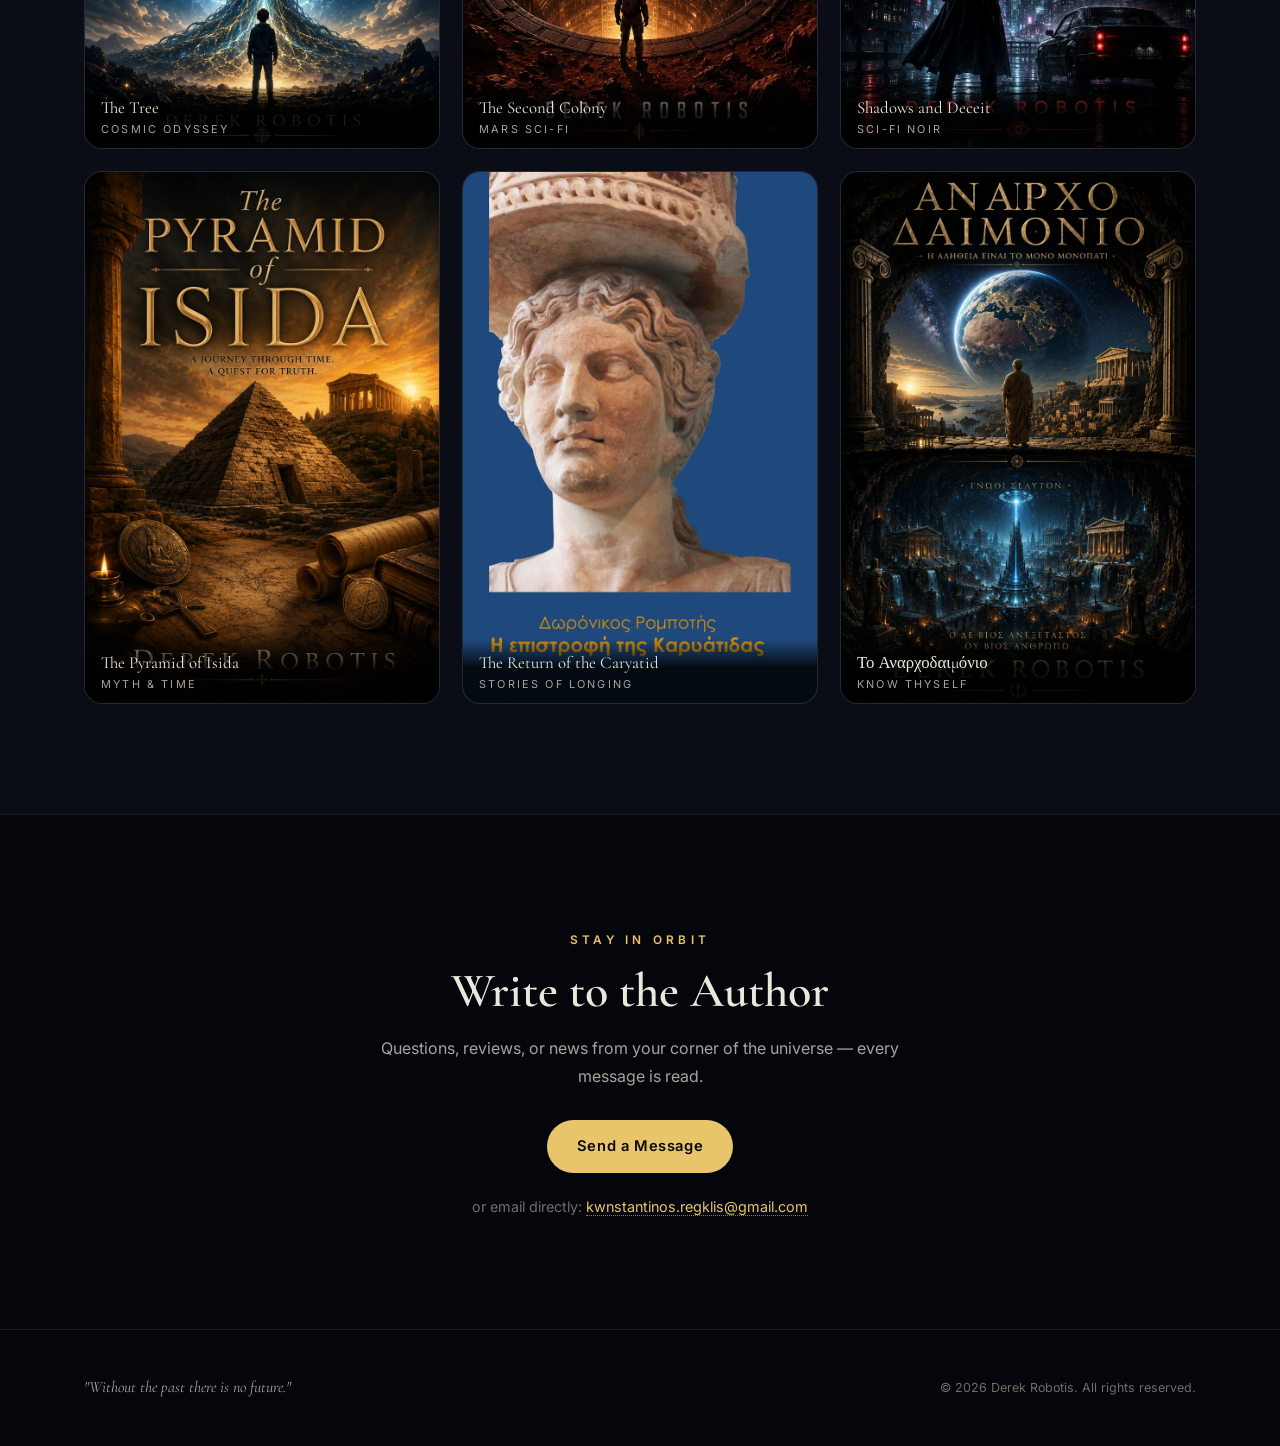
<file: about.html>
<!DOCTYPE html>
<html lang="en">
<head>
  <meta charset="UTF-8" />
  <meta name="viewport" content="width=device-width, initial-scale=1.0" />
  <title>About Derek Robotis — Author | Between Marathon and Mars</title>
  <meta name="description" content="About Derek Robotis — the author of The Tree, The Second Colony, Shadows and Deceit, and The Pyramid of Isida. Greek myth meets deep space." />
  <meta name="robots" content="index, follow" />
  <meta name="author" content="Derek Robotis" />
  <meta name="theme-color" content="#05060c" />
  <link rel="canonical" href="https://arisregklis.github.io/derek/about.html" />
  <meta property="og:title" content="About Derek Robotis — Author" />
  <meta property="og:description" content="The author of four connected worlds, between Marathon and Mars." />
  <meta property="og:type" content="book" />
  <meta property="og:url" content="https://arisregklis.github.io/derek/about.html" />
  <link rel="preconnect" href="https://fonts.googleapis.com" />
  <link rel="preconnect" href="https://fonts.gstatic.com" crossorigin />
  <link href="https://fonts.googleapis.com/css2?family=Cormorant+Garamond:ital,wght@0,500;0,600;0,700;1,500&family=Inter:wght@400;500;600;700&display=swap" rel="stylesheet" />
  <link rel="stylesheet" href="assets/css/style.css?v=20260828" />
  <script>try{var t=localStorage.getItem("site-theme");if(t)document.documentElement.dataset.theme=t;}catch(e){}</script>
  <script src="assets/js/main.js?v=20260828" defer></script>
  <script src="https://assets.lemonsqueezy.com/lemon.js" defer></script>
  <script type="application/ld+json">
  {"@context":"https://schema.org","@type":"Person","name":"Derek Robotis","jobTitle":"Author","url":"https://arisregklis.github.io/derek/about.html"}
  </script>
</head>
<body>
  <a href="#main" class="skip-link sr-only">Skip to content</a>
  <div class="scroll-progress" aria-hidden="true"><span></span></div>

  <header class="nav">
    <div class="nav-inner">
      <a href="index.html" class="nav-logo">DEREK&nbsp;<em>ROBOTIS</em></a>
      <nav aria-label="Main navigation">
        <ul class="nav-links" id="nav-links">
          <li><a href="index.html">Home</a></li>
          <li><a href="index.html#library">The Books</a></li>
          <li><a href="tree.html">The Tree</a></li>
          <li><a href="colony.html">Second Colony</a></li>
          <li><a href="shadows.html">Shadows</a></li>
          <li><a href="isida.html">Isida</a></li>
          <li><a href="about.html">Author</a></li>
        </ul>
      </nav>
      <div class="theme-wrap">
        <button class="theme-btn" aria-expanded="false" aria-label="Change site colours" title="Change colours">
          <svg viewBox="0 0 24 24" fill="none" aria-hidden="true">
            <path d="M12 3a9 9 0 1 0 0 18c1.4 0 2-.9 2-1.8 0-.8-.5-1.2-.5-2 0-1 .8-1.7 1.9-1.7H17A5 5 0 0 0 21 11c-.4-4.5-4.3-8-9-8Z" stroke="currentColor" stroke-width="1.6"/>
            <circle cx="7.5" cy="11" r="1.3" fill="#e8c56b"/><circle cx="11" cy="7.5" r="1.3" fill="#ff6b3d"/>
            <circle cx="15.5" cy="8.5" r="1.3" fill="#35e0c8"/><circle cx="8.5" cy="15.5" r="1.3" fill="#d9a441"/>
          </svg>
        </button>
        <div class="theme-pop" role="menu" aria-label="Colour themes">
          <p class="theme-pop-label">Site Colour</p>
          <div class="theme-swatches">
            <button class="swatch" data-theme="tree" role="menuitem" aria-label="Cosmic Gold"></button>
            <button class="swatch" data-theme="colony" role="menuitem" aria-label="Mars Red"></button>
            <button class="swatch" data-theme="noir" role="menuitem" aria-label="Neon Teal"></button>
            <button class="swatch" data-theme="isida" role="menuitem" aria-label="Ancient Amber"></button>
          </div>
          <div class="swatch-names"><span>Gold</span><span>Mars</span><span>Neon</span><span>Amber</span></div>
        </div>
      </div>
      <button class="nav-burger" aria-expanded="false" aria-controls="nav-links" aria-label="Open menu">
        <span></span><span></span><span></span>
      </button>
    </div>
  </header>

  <main id="main">
    <section class="section page-hero">
      <div class="wrap">
        <p class="breadcrumb"><a href="index.html">Home</a><span class="sep">/</span>The Author</p>
        <div class="author-grid">
          <div class="author-photo reveal" data-dir="left">
            <img src="assets/images/author.webp" alt="Derek Robotis, author" width="680" height="850" loading="eager" decoding="async" />
          </div>
          <div class="author-text reveal" data-dir="right">
            <span class="eyebrow">The Author</span>
            <h1>Derek Robotis</h1>
            <p>Derek Robotis writes at the crossroads where Greek myth meets deep space. His stories begin in familiar places — a school attic, an archaeologist&rsquo;s office in Athens, a cramped detective agency — and end among ancient civilizations, talking stars, and doors through time.</p>
            <p>His four books share one universe. A boy named Harry follows coordinates to the tree of life. A visionary named Fabian digs up something older than mankind beneath the sands of Mars. A detective named Bill shares his mind with a being made wise by eons among the stars. And an archaeologist named Aristides opens an empty sarcophagus at Marathon and steps into another era.</p>
            <p>One conviction runs through every page: <em>without the past there is no future</em> — and the future is written in the stars.</p>
            <p class="author-sign">Derek Robotis</p>
          </div>
        </div>
        <div class="stats">
          <div class="stat reveal"><b>4</b><span>Books</span></div>
          <div class="stat reveal" style="transition-delay:.08s"><b>37</b><span>Chapters</span></div>
          <div class="stat reveal" style="transition-delay:.16s"><b>1</b><span>Connected Universe</span></div>
          <div class="stat reveal" style="transition-delay:.24s"><b>&#8734;</b><span>Worlds to Visit</span></div>
        </div>
      </div>
    </section>

    <section class="section universe" style="padding-top:80px">
      <div class="wrap">
        <div class="section-head reveal">
          <span class="eyebrow">The Library</span>
          <h2 class="section-title">The Library</h2>
        </div>
        <div class="library-grid">
          <a href="tree.html" class="shelf-card reveal">
            <img class="cover-img" src="assets/images/tree.webp" alt="The Tree — cover" loading="lazy" width="820" height="1230">
            <span class="shelf-label">The Tree<small>Cosmic Odyssey</small></span>
          </a>
          <a href="colony.html" class="shelf-card reveal" style="transition-delay:.08s">
            <img class="cover-img" src="assets/images/colony.webp" alt="The Second Colony — cover" loading="lazy" width="820" height="1230">
            <span class="shelf-label">The Second Colony<small>Mars Sci-Fi</small></span>
          </a>
          <a href="shadows.html" class="shelf-card reveal" style="transition-delay:.16s">
            <img class="cover-img" src="assets/images/shadows.webp" alt="Shadows and Deceit — cover" loading="lazy" width="820" height="1230">
            <span class="shelf-label">Shadows and Deceit<small>Sci-Fi Noir</small></span>
          </a>
          <a href="isida.html" class="shelf-card reveal" style="transition-delay:.24s">
            <img class="cover-img" src="assets/images/isida.webp" alt="The Pyramid of Isida — cover" loading="lazy" width="820" height="1230">
            <span class="shelf-label">The Pyramid of Isida<small>Myth &amp; Time</small></span>
          </a>
          <a href="caryatid.html" class="shelf-card reveal" style="transition-delay:.32s">
            <img class="cover-img" src="assets/images/caryatid.webp" alt="The Return of the Caryatid — cover" loading="lazy" width="820" height="1230">
            <span class="shelf-label">The Return of the Caryatid<small>Stories of Longing</small></span>
          </a>
          <a href="anarchodaimonio.html" class="shelf-card reveal" style="transition-delay:.40s">
            <img class="cover-img" src="assets/images/anarchodaimonio.webp" alt="Το Αναρχοδαιμόνιο — cover" loading="lazy" width="820" height="1230">
            <span class="shelf-label">Το Αναρχοδαιμόνιο<small>Know Thyself</small></span>
          </a>
        </div>
      </div>
    </section>

    <section id="contact" class="section contact">
      <div class="wrap reveal">
        <span class="eyebrow">Stay in Orbit</span>
        <h2 class="section-title">Write to the Author</h2>
        <p class="section-sub" style="max-width:520px;margin:16px auto 0">Questions, reviews, or news from your corner of the universe — every message is read.</p>
        <a class="btn btn-solid" href="mailto:kwnstantinos.regklis@gmail.com?subject=Message%20for%20Derek%20Robotis">Send a Message</a>
        <p class="contact-mail">or email directly: <a href="mailto:kwnstantinos.regklis@gmail.com">kwnstantinos.regklis@gmail.com</a></p>
      </div>
    </section>
  </main>

  <footer class="footer">
    <div class="wrap footer-inner">
      <p class="footer-quote">"Without the past there is no future."</p>
      <small>© <span id="year">2026</span> Derek Robotis. All rights reserved.</small>
    </div>
  </footer>

  <button class="to-top" aria-label="Back to top">
    <svg viewBox="0 0 24 24" fill="none" aria-hidden="true">
      <path d="M12 2c2.6 1.8 4 4.6 4 8l-1.2 5H9.2L8 10c0-3.4 1.4-6.2 4-8Z" fill="#e8c56b"/>
      <circle cx="12" cy="9" r="1.6" fill="#05060c"/>
      <path d="M8.4 13.5 6 17l3-.6M15.6 13.5 18 17l-3-.6" stroke="#e8c56b" stroke-width="1.4" stroke-linejoin="round"/>
      <path d="M12 15.6v4" stroke="#ff9e4f" stroke-width="1.8" stroke-linecap="round"/>
    </svg>
  </button>
</body>
</html>
</file>
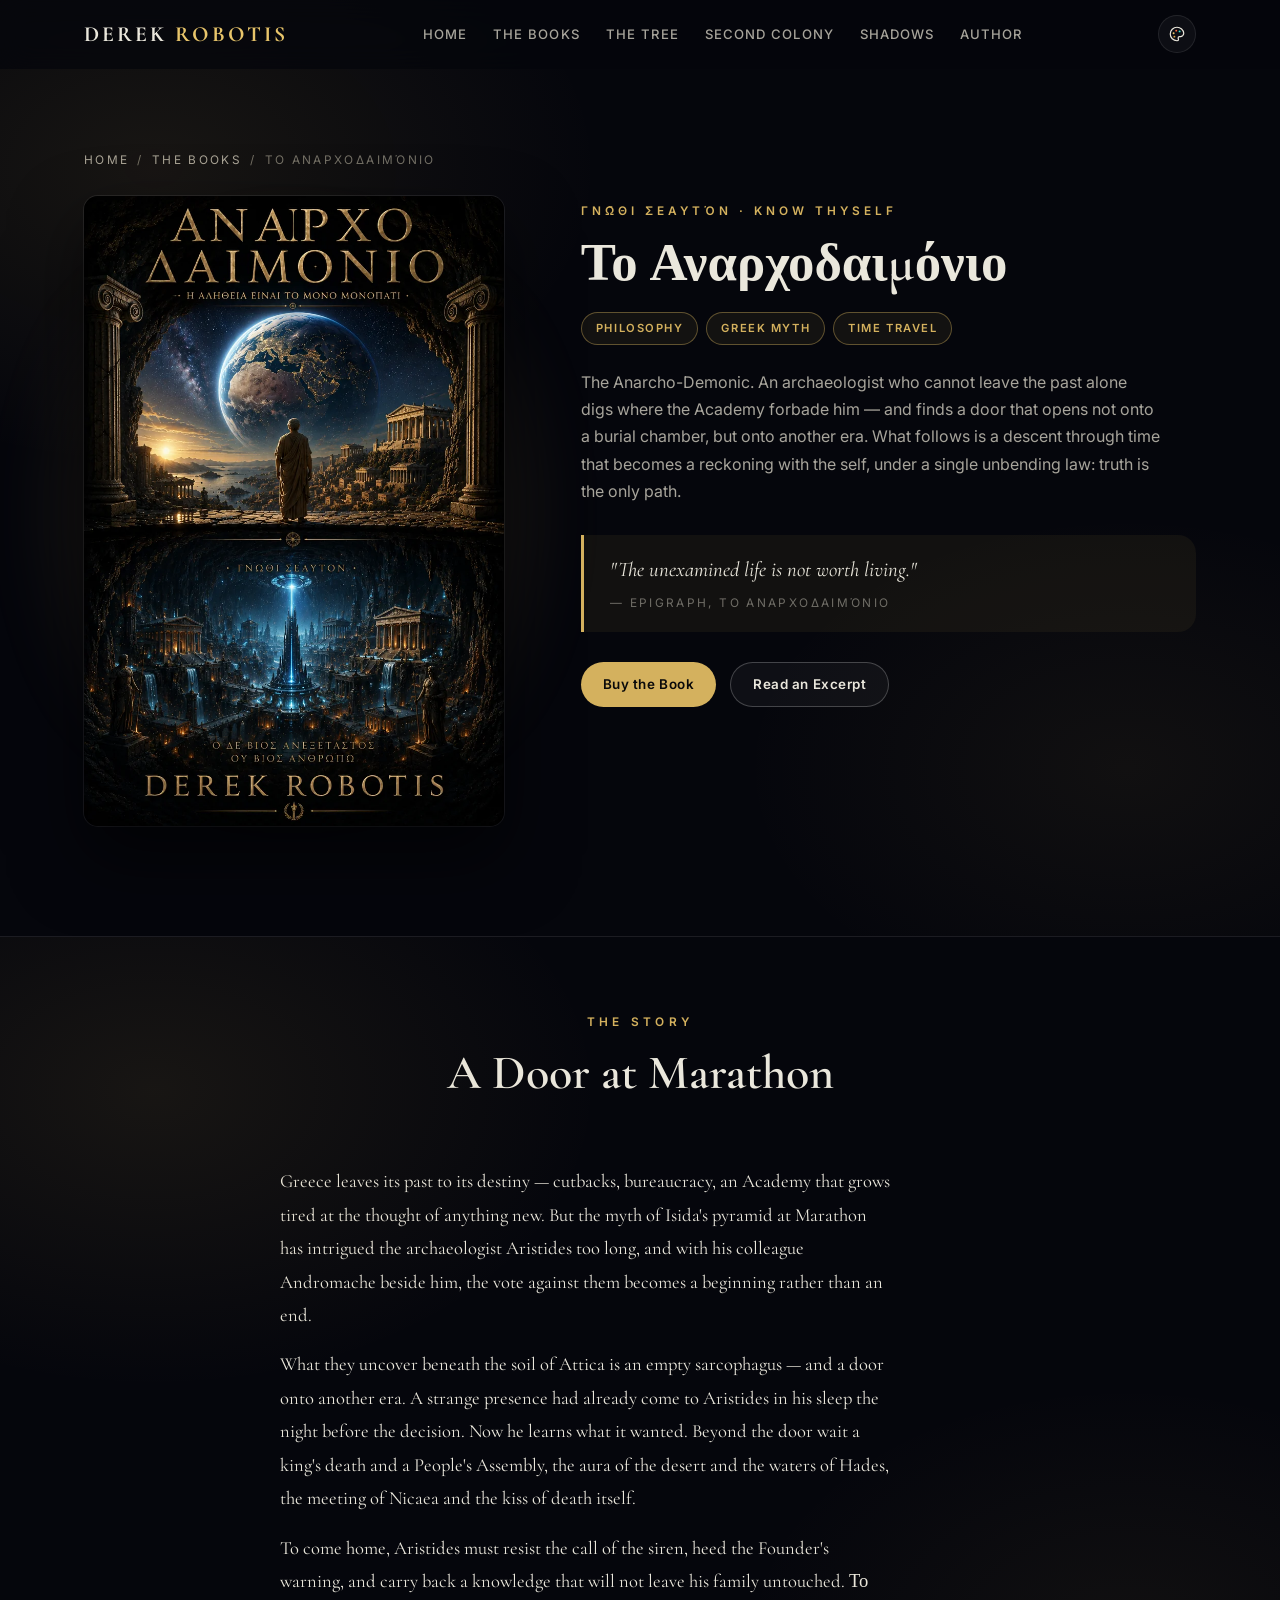
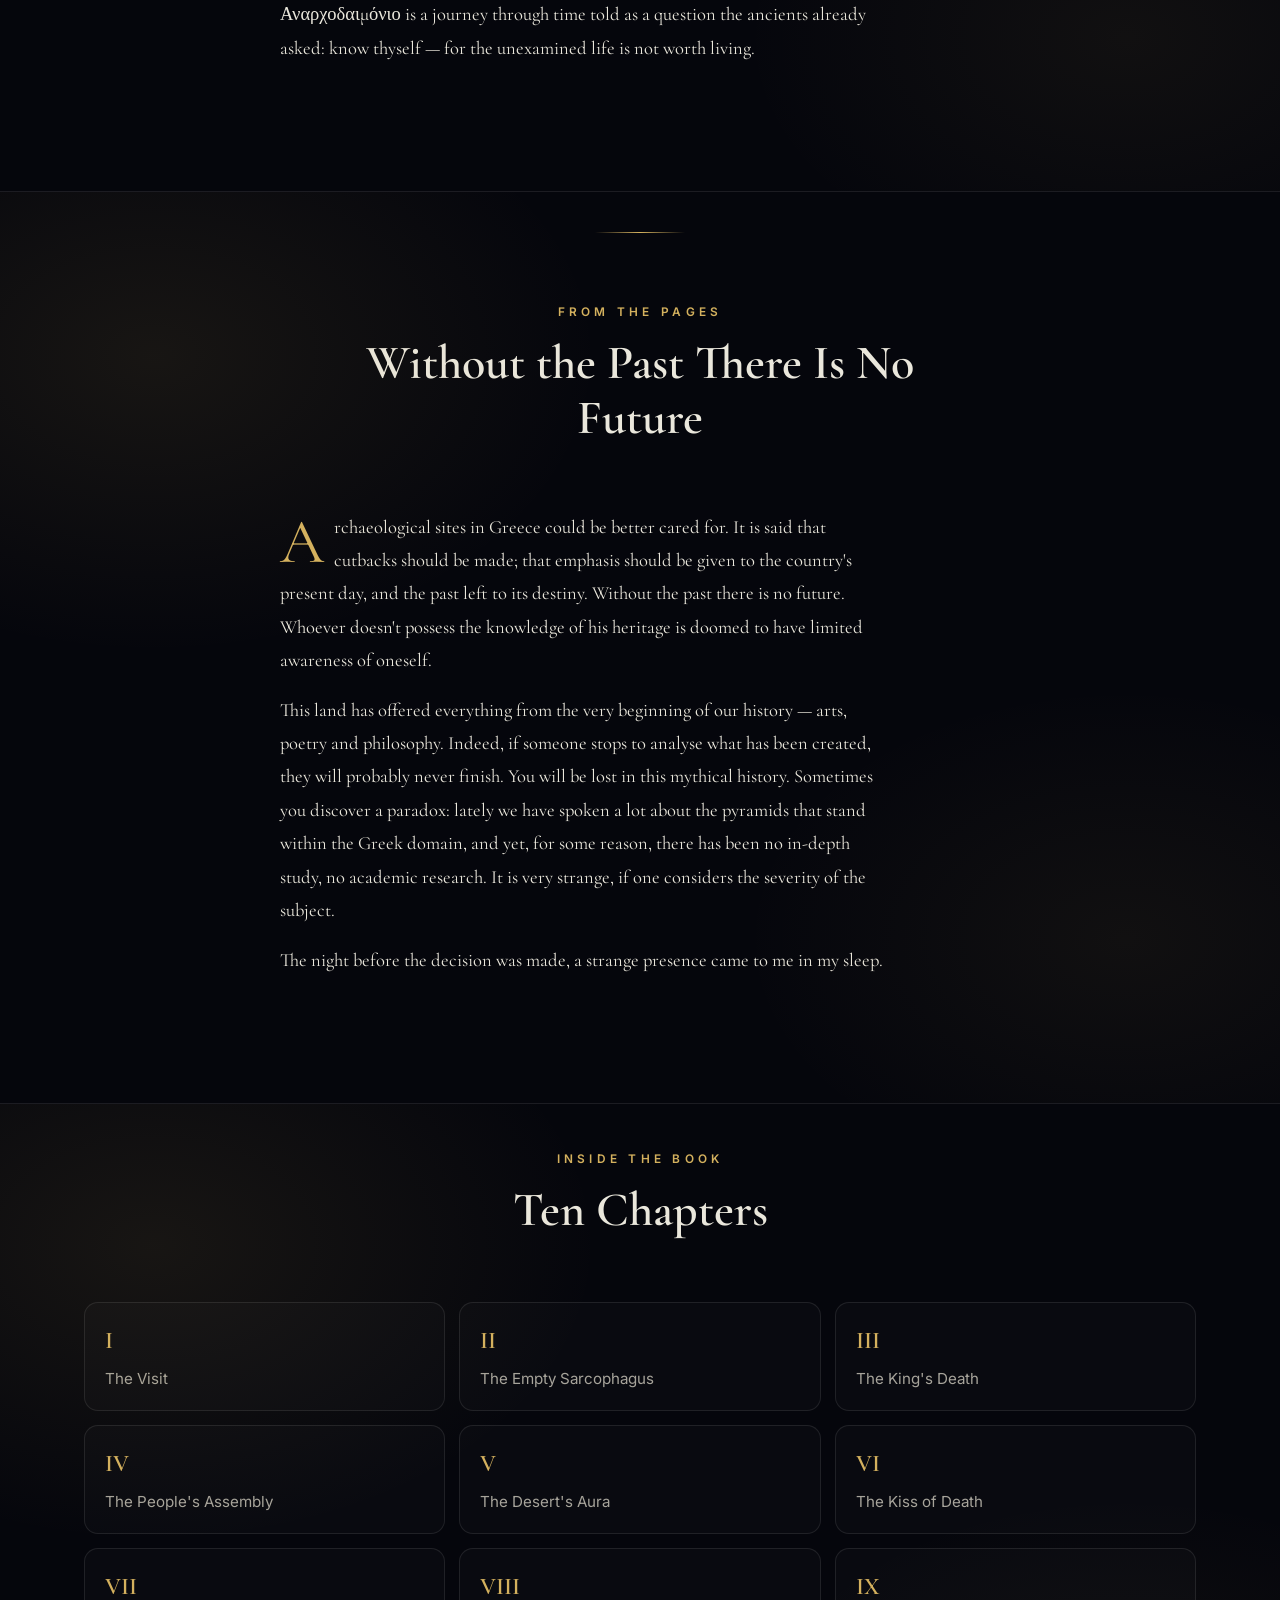
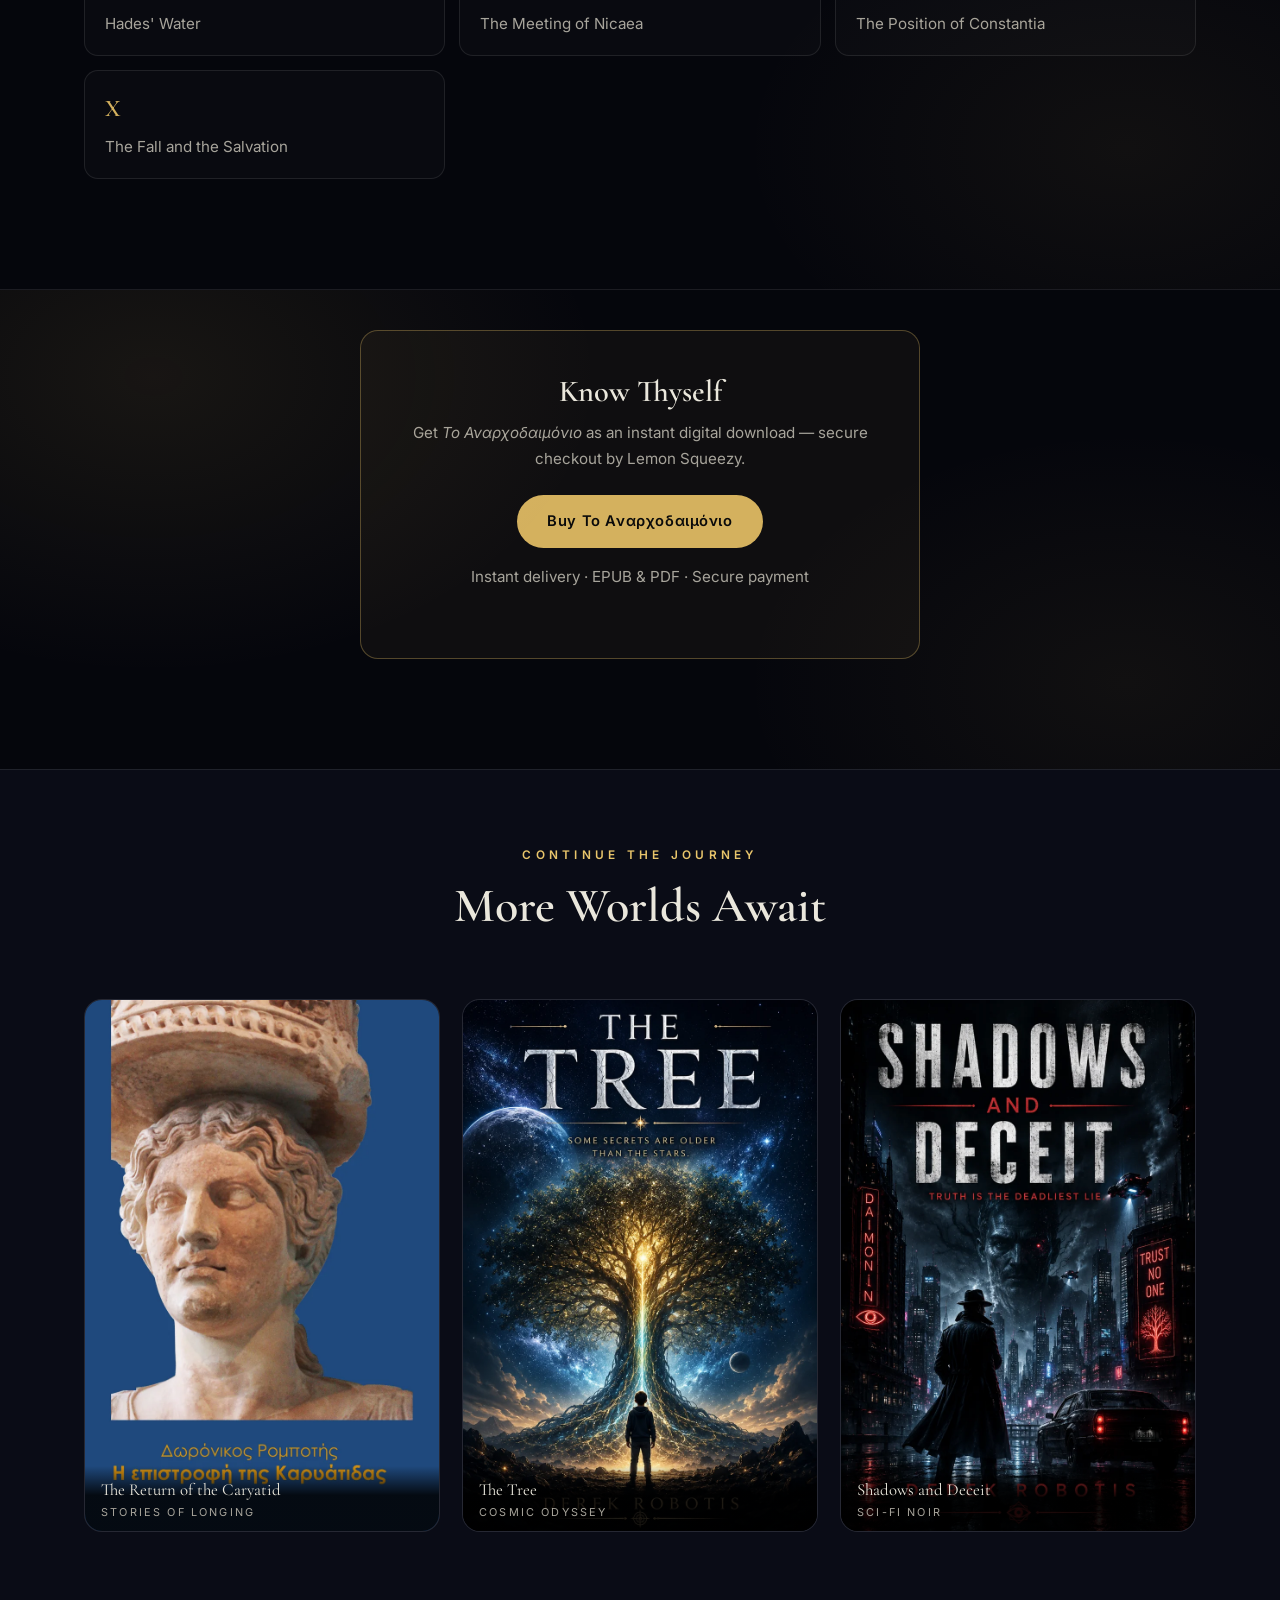
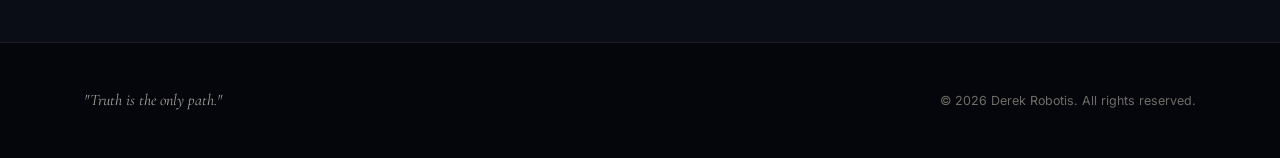
<file: anarchodaimonio.html>
<!DOCTYPE html>
<html lang="en">
<head>
  <meta charset="UTF-8" />
  <meta name="viewport" content="width=device-width, initial-scale=1.0" />
  <title>Το Αναρχοδαιμόνιο (The Anarcho-Demonic) — Derek Robotis</title>
  <meta name="description" content="Το Αναρχοδαιμόνιο (The Anarcho-Demonic) by Derek Robotis — an archaeologist opens a door at Marathon and descends through time in a reckoning with self-knowledge. Read an excerpt and buy the book." />
  <meta name="robots" content="index, follow" />
  <meta name="author" content="Derek Robotis" />
  <meta name="theme-color" content="#05060c" />
  <link rel="canonical" href="https://arisregklis.github.io/derek/anarchodaimonio.html" />
  <meta property="og:title" content="Το Αναρχοδαιμόνιο — Derek Robotis" />
  <meta property="og:description" content="Know thyself. Truth is the only path. A door at Marathon opens onto another era — and onto the self." />
  <meta property="og:type" content="book" />
  <meta property="og:url" content="https://arisregklis.github.io/derek/anarchodaimonio.html" />
  <meta property="og:image" content="https://arisregklis.github.io/derek/assets/images/anarchodaimonio.webp" />
  <link rel="preconnect" href="https://fonts.googleapis.com" />
  <link rel="preconnect" href="https://fonts.gstatic.com" crossorigin />
  <link href="https://fonts.googleapis.com/css2?family=Cormorant+Garamond:ital,wght@0,500;0,600;0,700;1,500&family=Inter:wght@400;500;600;700&display=swap" rel="stylesheet" />
  <link rel="stylesheet" href="assets/css/style.css?v=20260828" />
  <script>try{var t=localStorage.getItem("site-theme");if(t)document.documentElement.dataset.theme=t;}catch(e){}</script>
  <script src="assets/js/main.js?v=20260828" defer></script>
  <script src="https://assets.lemonsqueezy.com/lemon.js" defer></script>
  <script type="application/ld+json">
  {"@context":"https://schema.org","@type":"Book","name":"Το Αναρχοδαιμόνιο","alternateName":"The Anarcho-Demonic","author":{"@type":"Person","name":"Derek Robotis"},"genre":["Philosophy","Historical Fantasy","Time Travel"],"inLanguage":"en","url":"https://arisregklis.github.io/derek/anarchodaimonio.html","image":"https://arisregklis.github.io/derek/assets/images/anarchodaimonio.webp"}
  </script>
</head>
<body>
  <a href="#main" class="skip-link sr-only">Skip to content</a>
  <div class="scroll-progress" aria-hidden="true"><span></span></div>

  <header class="nav">
    <div class="nav-inner">
      <a href="index.html" class="nav-logo">DEREK&nbsp;<em>ROBOTIS</em></a>
      <nav aria-label="Main navigation">
        <ul class="nav-links" id="nav-links">
          <li><a href="index.html">Home</a></li>
          <li><a href="index.html#library">The Books</a></li>
          <li><a href="tree.html">The Tree</a></li>
          <li><a href="colony.html">Second Colony</a></li>
          <li><a href="shadows.html">Shadows</a></li>
          <li><a href="about.html">Author</a></li>
        </ul>
      </nav>
      <div class="theme-wrap">
        <button class="theme-btn" aria-expanded="false" aria-label="Change site colours" title="Change colours">
          <svg viewBox="0 0 24 24" fill="none" aria-hidden="true">
            <path d="M12 3a9 9 0 1 0 0 18c1.4 0 2-.9 2-1.8 0-.8-.5-1.2-.5-2 0-1 .8-1.7 1.9-1.7H17A5 5 0 0 0 21 11c-.4-4.5-4.3-8-9-8Z" stroke="currentColor" stroke-width="1.6"/>
            <circle cx="7.5" cy="11" r="1.3" fill="#e8c56b"/><circle cx="11" cy="7.5" r="1.3" fill="#ff6b3d"/>
            <circle cx="15.5" cy="8.5" r="1.3" fill="#35e0c8"/><circle cx="8.5" cy="15.5" r="1.3" fill="#d9a441"/>
          </svg>
        </button>
        <div class="theme-pop" role="menu" aria-label="Colour themes">
          <p class="theme-pop-label">Site Colour</p>
          <div class="theme-swatches">
            <button class="swatch" data-theme="tree" role="menuitem" aria-label="Cosmic Gold"></button>
            <button class="swatch" data-theme="colony" role="menuitem" aria-label="Mars Red"></button>
            <button class="swatch" data-theme="noir" role="menuitem" aria-label="Neon Teal"></button>
            <button class="swatch" data-theme="isida" role="menuitem" aria-label="Ancient Amber"></button>
          </div>
          <div class="swatch-names"><span>Gold</span><span>Mars</span><span>Neon</span><span>Amber</span></div>
        </div>
      </div>
      <button class="nav-burger" aria-expanded="false" aria-controls="nav-links" aria-label="Open menu">
        <span></span><span></span><span></span>
      </button>
    </div>
  </header>

  <main id="main">
    <section id="anarcho" class="section book anarcho page-hero">
      <div class="wrap">
        <p class="breadcrumb"><a href="index.html">Home</a><span class="sep">/</span><a href="index.html#library">The Books</a><span class="sep">/</span>Το Αναρχοδαιμόνιο</p>
        <div class="book-grid">
          <div class="book-cover reveal" data-dir="left">
            <div class="cover-glow" aria-hidden="true"></div>
            <div class="cover-frame">
              <img class="cover-img" src="assets/images/anarchodaimonio.webp" alt="Το Αναρχοδαιμόνιο by Derek Robotis — a figure between an ancient city and the Earth in the night sky" width="820" height="1230">
            </div>
          </div>
          <div class="book-info reveal" data-dir="right">
            <span class="book-series">Γνῶθι σεαυτόν · Know Thyself</span>
            <h1 class="book-title">Το Αναρχοδαιμόνιο</h1>
            <div class="book-tags"><span class="tag">Philosophy</span><span class="tag">Greek Myth</span><span class="tag">Time Travel</span></div>
            <p class="book-blurb">The Anarcho-Demonic. An archaeologist who cannot leave the past alone digs where the Academy forbade him — and finds a door that opens not onto a burial chamber, but onto another era. What follows is a descent through time that becomes a reckoning with the self, under a single unbending law: truth is the only path.</p>
            <blockquote class="book-quote">"The unexamined life is not worth living."<cite>— epigraph, Το Αναρχοδαιμόνιο</cite></blockquote>
            <div class="book-actions">
              <!-- TODO: Replace with your Lemon Squeezy product link -->
              <a href="https://YOURSTORE.lemonsqueezy.com/buy/PRODUCT-ID-ANARCHO?embed=1" class="lemonsqueezy-button btn btn-solid btn-sm">Buy the Book</a>
              <a href="#excerpt" class="btn btn-ghost btn-sm">Read an Excerpt</a>
            </div>
          </div>
        </div>
      </div>
    </section>

    <section class="section book anarcho" style="padding-top:70px">
      <div class="wrap">
        <div class="section-head reveal">
          <span class="eyebrow">The Story</span>
          <h2 class="section-title">A Door at Marathon</h2>
        </div>
        <div class="prose reveal" style="max-width:720px;margin:0 auto">
          <p>Greece leaves its past to its destiny — cutbacks, bureaucracy, an Academy that grows tired at the thought of anything new. But the myth of Isida's pyramid at Marathon has intrigued the archaeologist Aristides too long, and with his colleague Andromache beside him, the vote against them becomes a beginning rather than an end.</p>
          <p>What they uncover beneath the soil of Attica is an empty sarcophagus — and a door onto another era. A strange presence had already come to Aristides in his sleep the night before the decision. Now he learns what it wanted. Beyond the door wait a king's death and a People's Assembly, the aura of the desert and the waters of Hades, the meeting of Nicaea and the kiss of death itself.</p>
          <p>To come home, Aristides must resist the call of the siren, heed the Founder's warning, and carry back a knowledge that will not leave his family untouched. Το Αναρχοδαιμόνιο is a journey through time told as a question the ancients already asked: know thyself — for the unexamined life is not worth living.</p>
        </div>
      </div>
    </section>

    <section id="excerpt" class="section book anarcho" style="padding-top:40px">
      <div class="wrap">
        <div class="section-divider reveal"></div>
        <div class="section-head reveal" style="margin-top:64px">
          <span class="eyebrow">From the Pages</span>
          <h2 class="section-title">Without the Past There Is No Future</h2>
        </div>
        <div class="prose dropcap reveal" style="max-width:720px;margin:0 auto">
          <p>Archaeological sites in Greece could be better cared for. It is said that cutbacks should be made; that emphasis should be given to the country's present day, and the past left to its destiny. Without the past there is no future. Whoever doesn't possess the knowledge of his heritage is doomed to have limited awareness of oneself.</p>
          <p>This land has offered everything from the very beginning of our history — arts, poetry and philosophy. Indeed, if someone stops to analyse what has been created, they will probably never finish. You will be lost in this mythical history. Sometimes you discover a paradox: lately we have spoken a lot about the pyramids that stand within the Greek domain, and yet, for some reason, there has been no in-depth study, no academic research. It is very strange, if one considers the severity of the subject.</p>
          <p>The night before the decision was made, a strange presence came to me in my sleep.</p>
        </div>
      </div>
    </section>

    <section class="section book anarcho" style="padding-top:40px">
      <div class="wrap">
        <div class="section-head reveal">
          <span class="eyebrow">Inside the Book</span>
          <h2 class="section-title">Ten Chapters</h2>
        </div>
        <ol class="chapter-grid reveal">
          <li><b>I</b> The Visit</li>
          <li><b>II</b> The Empty Sarcophagus</li>
          <li><b>III</b> The King's Death</li>
          <li><b>IV</b> The People's Assembly</li>
          <li><b>V</b> The Desert's Aura</li>
          <li><b>VI</b> The Kiss of Death</li>
          <li><b>VII</b> Hades' Water</li>
          <li><b>VIII</b> The Meeting of Nicaea</li>
          <li><b>IX</b> The Position of Constantia</li>
          <li><b>X</b> The Fall and the Salvation</li>
        </ol>
      </div>
    </section>

    <section class="section book anarcho" style="padding-top:40px">
      <div class="wrap">
        <div class="buy-panel reveal">
          <h3>Know Thyself</h3>
          <p>Get <em>Το Αναρχοδαιμόνιο</em> as an instant digital download — secure checkout by Lemon Squeezy.</p>
          <!-- TODO: Replace with your Lemon Squeezy product link -->
          <a href="https://YOURSTORE.lemonsqueezy.com/buy/PRODUCT-ID-ANARCHO?embed=1" class="lemonsqueezy-button btn btn-solid">Buy Το Αναρχοδαιμόνιο</a>
          <p class="buy-note">Instant delivery · EPUB &amp; PDF · Secure payment</p>
        </div>
      </div>
    </section>

    <section class="section universe" style="padding-top:70px">
      <div class="wrap">
        <div class="section-head reveal">
          <span class="eyebrow">Continue the Journey</span>
          <h2 class="section-title">More Worlds Await</h2>
        </div>
        <div class="next-books">
          <a href="caryatid.html" class="shelf-card reveal">
            <img class="cover-img" src="assets/images/caryatid.webp" alt="The Return of the Caryatid — cover" loading="lazy" width="820" height="1230">
            <span class="shelf-label">The Return of the Caryatid<small>Stories of Longing</small></span>
          </a>
          <a href="tree.html" class="shelf-card reveal" style="transition-delay:.18s">
            <img class="cover-img" src="assets/images/tree.webp" alt="The Tree — cover" loading="lazy" width="820" height="1230">
            <span class="shelf-label">The Tree<small>Cosmic Odyssey</small></span>
          </a>
          <a href="shadows.html" class="shelf-card reveal" style="transition-delay:.28s">
            <img class="cover-img" src="assets/images/shadows.webp" alt="Shadows and Deceit — cover" loading="lazy" width="820" height="1230">
            <span class="shelf-label">Shadows and Deceit<small>Sci-Fi Noir</small></span>
          </a>
        </div>
      </div>
    </section>
  </main>

  <footer class="footer">
    <div class="wrap footer-inner">
      <p class="footer-quote">"Truth is the only path."</p>
      <small>© <span id="year">2026</span> Derek Robotis. All rights reserved.</small>
    </div>
  </footer>

  <button class="to-top" aria-label="Back to top">
    <svg viewBox="0 0 24 24" fill="none" aria-hidden="true">
      <path d="M12 2c2.6 1.8 4 4.6 4 8l-1.2 5H9.2L8 10c0-3.4 1.4-6.2 4-8Z" fill="#e8c56b"/>
      <circle cx="12" cy="9" r="1.6" fill="#05060c"/>
      <path d="M8.4 13.5 6 17l3-.6M15.6 13.5 18 17l-3-.6" stroke="#e8c56b" stroke-width="1.4" stroke-linejoin="round"/>
      <path d="M12 15.6v4" stroke="#ff9e4f" stroke-width="1.8" stroke-linecap="round"/>
    </svg>
  </button>
</body>
</html>
</file>
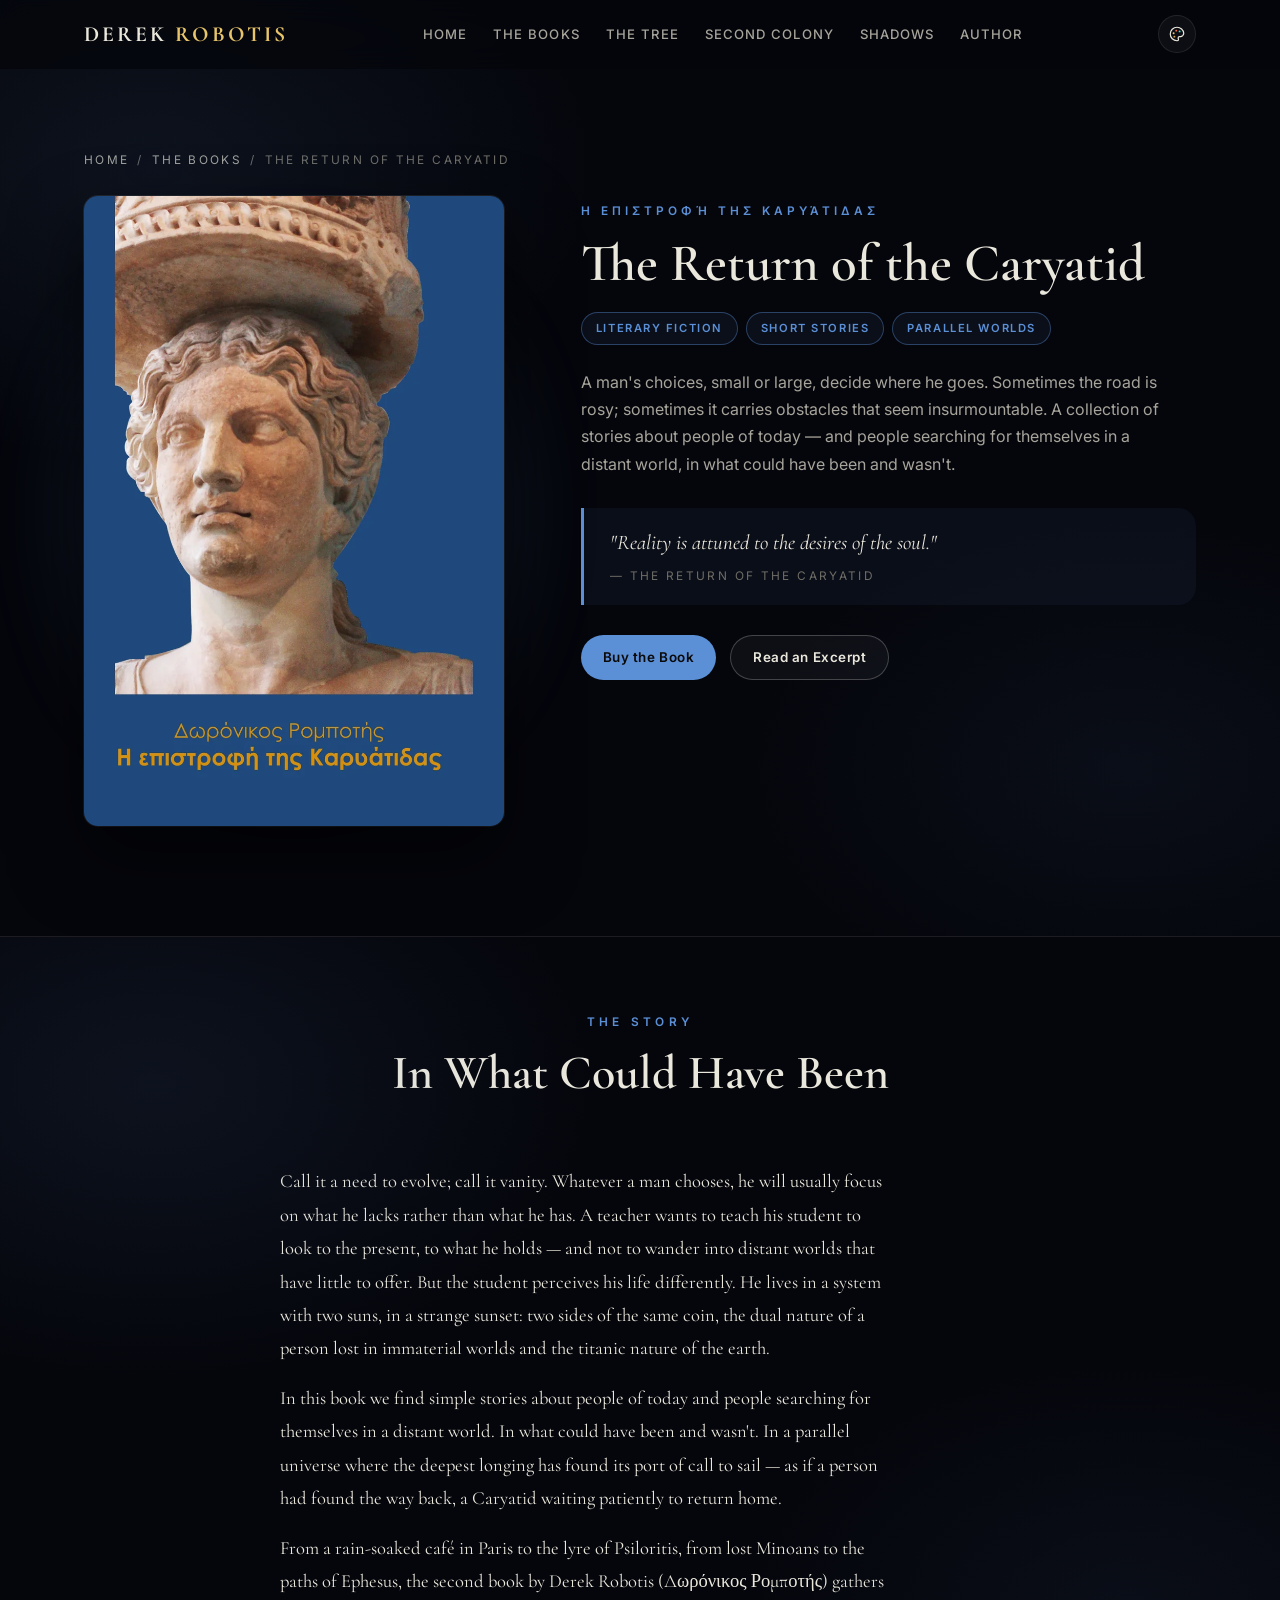
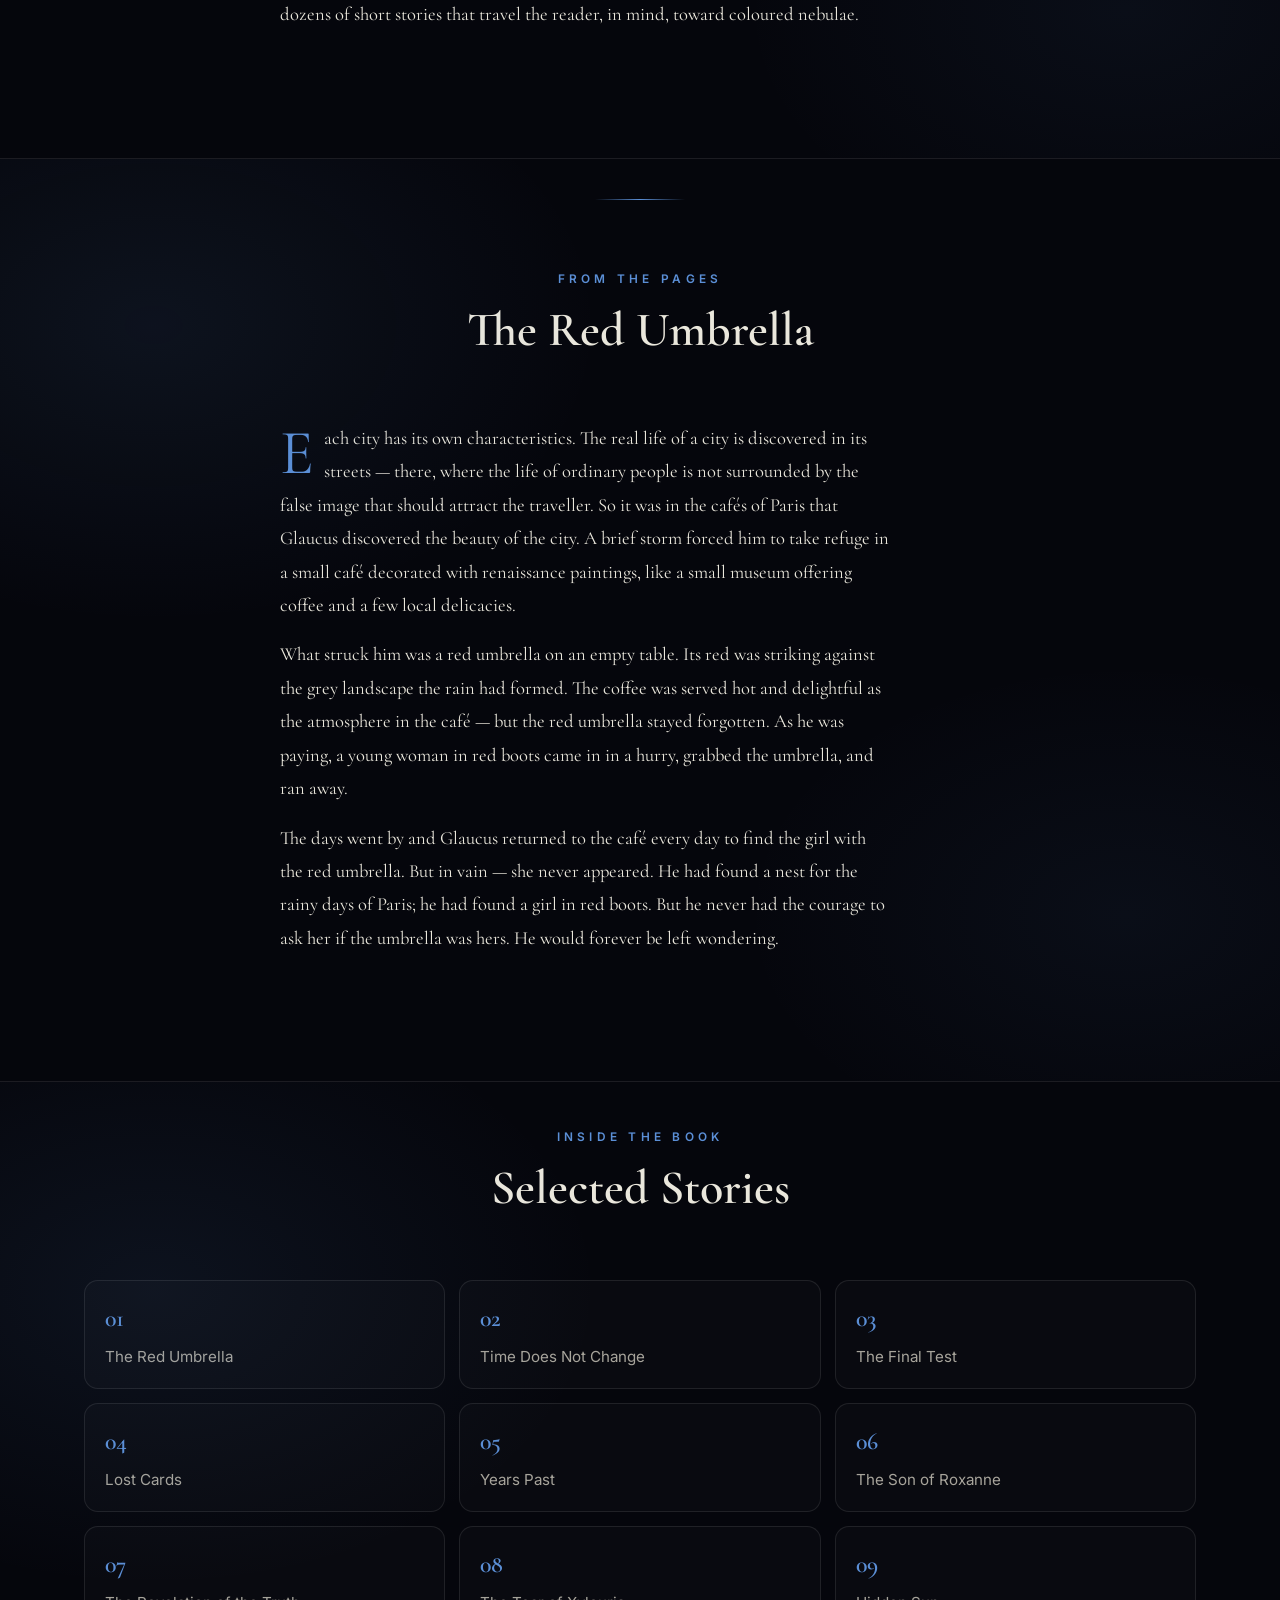
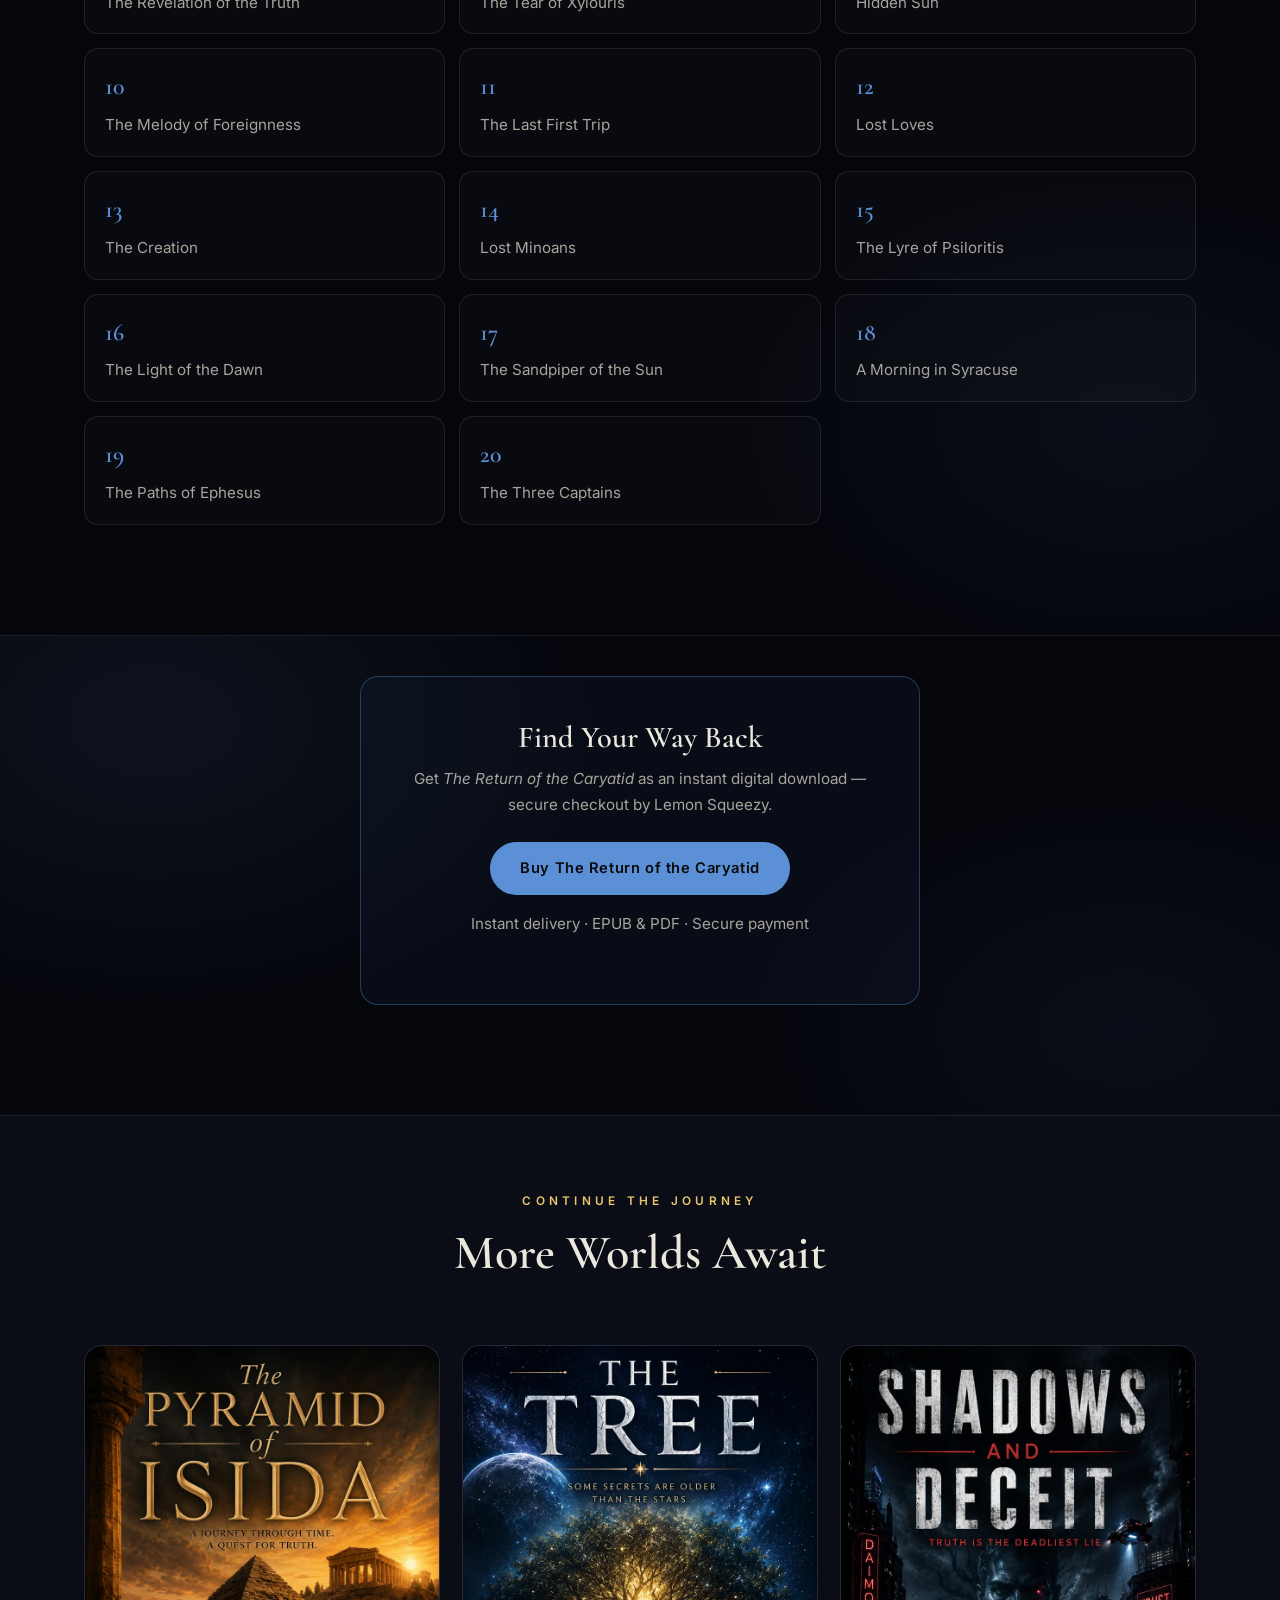
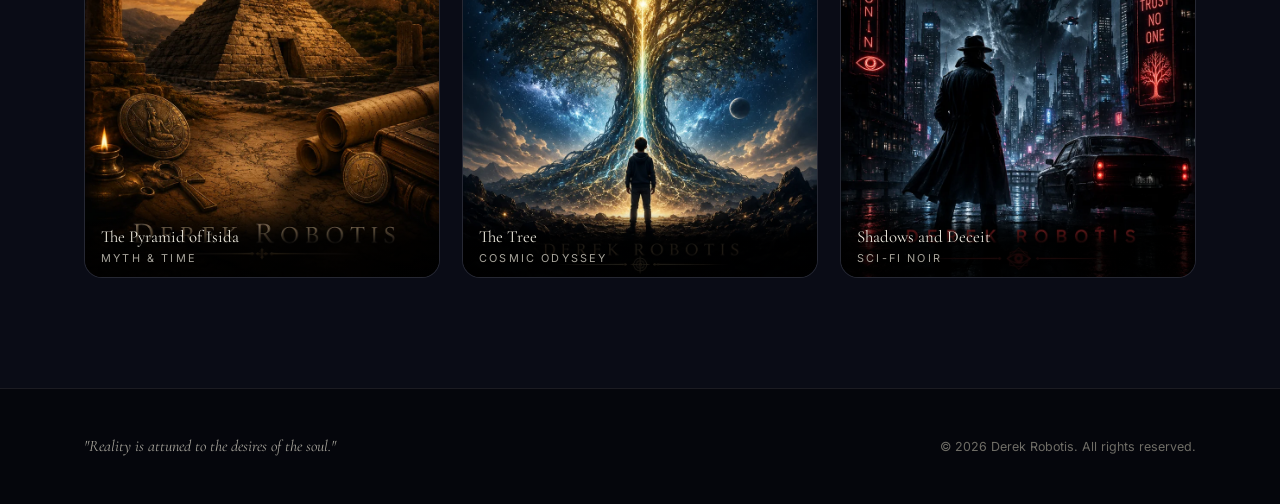
<file: caryatid.html>
<!DOCTYPE html>
<html lang="en">
<head>
  <meta charset="UTF-8" />
  <meta name="viewport" content="width=device-width, initial-scale=1.0" />
  <title>The Return of the Caryatid — Derek Robotis | Stories of Longing</title>
  <meta name="description" content="The Return of the Caryatid by Derek Robotis — a collection of stories about people searching for themselves across parallel worlds. Read an excerpt and buy the book." />
  <meta name="robots" content="index, follow" />
  <meta name="author" content="Derek Robotis" />
  <meta name="theme-color" content="#05060c" />
  <link rel="canonical" href="https://arisregklis.github.io/derek/caryatid.html" />
  <meta property="og:title" content="The Return of the Caryatid — Derek Robotis" />
  <meta property="og:description" content="Stories of people searching for themselves in a distant world — in what could have been, and wasn't." />
  <meta property="og:type" content="book" />
  <meta property="og:url" content="https://arisregklis.github.io/derek/caryatid.html" />
  <meta property="og:image" content="https://arisregklis.github.io/derek/assets/images/caryatid.webp" />
  <link rel="preconnect" href="https://fonts.googleapis.com" />
  <link rel="preconnect" href="https://fonts.gstatic.com" crossorigin />
  <link href="https://fonts.googleapis.com/css2?family=Cormorant+Garamond:ital,wght@0,500;0,600;0,700;1,500&family=Inter:wght@400;500;600;700&display=swap" rel="stylesheet" />
  <link rel="stylesheet" href="assets/css/style.css?v=20260828" />
  <script>try{var t=localStorage.getItem("site-theme");if(t)document.documentElement.dataset.theme=t;}catch(e){}</script>
  <script src="assets/js/main.js?v=20260828" defer></script>
  <script src="https://assets.lemonsqueezy.com/lemon.js" defer></script>
  <script type="application/ld+json">
  {"@context":"https://schema.org","@type":"Book","name":"The Return of the Caryatid","alternateName":"Η επιστροφή της Καρυάτιδας","author":{"@type":"Person","name":"Derek Robotis"},"genre":["Literary Fiction","Short Stories","Magical Realism"],"inLanguage":"en","url":"https://arisregklis.github.io/derek/caryatid.html","image":"https://arisregklis.github.io/derek/assets/images/caryatid.webp"}
  </script>
</head>
<body>
  <a href="#main" class="skip-link sr-only">Skip to content</a>
  <div class="scroll-progress" aria-hidden="true"><span></span></div>

  <header class="nav">
    <div class="nav-inner">
      <a href="index.html" class="nav-logo">DEREK&nbsp;<em>ROBOTIS</em></a>
      <nav aria-label="Main navigation">
        <ul class="nav-links" id="nav-links">
          <li><a href="index.html">Home</a></li>
          <li><a href="index.html#library">The Books</a></li>
          <li><a href="tree.html">The Tree</a></li>
          <li><a href="colony.html">Second Colony</a></li>
          <li><a href="shadows.html">Shadows</a></li>
          <li><a href="about.html">Author</a></li>
        </ul>
      </nav>
      <div class="theme-wrap">
        <button class="theme-btn" aria-expanded="false" aria-label="Change site colours" title="Change colours">
          <svg viewBox="0 0 24 24" fill="none" aria-hidden="true">
            <path d="M12 3a9 9 0 1 0 0 18c1.4 0 2-.9 2-1.8 0-.8-.5-1.2-.5-2 0-1 .8-1.7 1.9-1.7H17A5 5 0 0 0 21 11c-.4-4.5-4.3-8-9-8Z" stroke="currentColor" stroke-width="1.6"/>
            <circle cx="7.5" cy="11" r="1.3" fill="#e8c56b"/><circle cx="11" cy="7.5" r="1.3" fill="#ff6b3d"/>
            <circle cx="15.5" cy="8.5" r="1.3" fill="#35e0c8"/><circle cx="8.5" cy="15.5" r="1.3" fill="#d9a441"/>
          </svg>
        </button>
        <div class="theme-pop" role="menu" aria-label="Colour themes">
          <p class="theme-pop-label">Site Colour</p>
          <div class="theme-swatches">
            <button class="swatch" data-theme="tree" role="menuitem" aria-label="Cosmic Gold"></button>
            <button class="swatch" data-theme="colony" role="menuitem" aria-label="Mars Red"></button>
            <button class="swatch" data-theme="noir" role="menuitem" aria-label="Neon Teal"></button>
            <button class="swatch" data-theme="isida" role="menuitem" aria-label="Ancient Amber"></button>
          </div>
          <div class="swatch-names"><span>Gold</span><span>Mars</span><span>Neon</span><span>Amber</span></div>
        </div>
      </div>
      <button class="nav-burger" aria-expanded="false" aria-controls="nav-links" aria-label="Open menu">
        <span></span><span></span><span></span>
      </button>
    </div>
  </header>

  <main id="main">
    <section id="caryatid" class="section book caryatid page-hero">
      <div class="wrap">
        <p class="breadcrumb"><a href="index.html">Home</a><span class="sep">/</span><a href="index.html#library">The Books</a><span class="sep">/</span>The Return of the Caryatid</p>
        <div class="book-grid">
          <div class="book-cover reveal" data-dir="left">
            <div class="cover-glow" aria-hidden="true"></div>
            <div class="cover-frame">
              <img class="cover-img" src="assets/images/caryatid.webp" alt="The Return of the Caryatid by Derek Robotis — a Caryatid statue against a deep blue field" width="820" height="1230">
            </div>
          </div>
          <div class="book-info reveal" data-dir="right">
            <span class="book-series">Η επιστροφή της Καρυάτιδας</span>
            <h1 class="book-title">The Return of the Caryatid</h1>
            <div class="book-tags"><span class="tag">Literary Fiction</span><span class="tag">Short Stories</span><span class="tag">Parallel Worlds</span></div>
            <p class="book-blurb">A man's choices, small or large, decide where he goes. Sometimes the road is rosy; sometimes it carries obstacles that seem insurmountable. A collection of stories about people of today — and people searching for themselves in a distant world, in what could have been and wasn't.</p>
            <blockquote class="book-quote">"Reality is attuned to the desires of the soul."<cite>— The Return of the Caryatid</cite></blockquote>
            <div class="book-actions">
              <!-- TODO: Replace with your Lemon Squeezy product link -->
              <a href="https://YOURSTORE.lemonsqueezy.com/buy/PRODUCT-ID-CARYATID?embed=1" class="lemonsqueezy-button btn btn-solid btn-sm">Buy the Book</a>
              <a href="#excerpt" class="btn btn-ghost btn-sm">Read an Excerpt</a>
            </div>
          </div>
        </div>
      </div>
    </section>

    <section class="section book caryatid" style="padding-top:70px">
      <div class="wrap">
        <div class="section-head reveal">
          <span class="eyebrow">The Story</span>
          <h2 class="section-title">In What Could Have Been</h2>
        </div>
        <div class="prose reveal" style="max-width:720px;margin:0 auto">
          <p>Call it a need to evolve; call it vanity. Whatever a man chooses, he will usually focus on what he lacks rather than what he has. A teacher wants to teach his student to look to the present, to what he holds — and not to wander into distant worlds that have little to offer. But the student perceives his life differently. He lives in a system with two suns, in a strange sunset: two sides of the same coin, the dual nature of a person lost in immaterial worlds and the titanic nature of the earth.</p>
          <p>In this book we find simple stories about people of today and people searching for themselves in a distant world. In what could have been and wasn't. In a parallel universe where the deepest longing has found its port of call to sail — as if a person had found the way back, a Caryatid waiting patiently to return home.</p>
          <p>From a rain-soaked café in Paris to the lyre of Psiloritis, from lost Minoans to the paths of Ephesus, the second book by Derek Robotis (Δωρόνικος Ρομποτής) gathers dozens of short stories that travel the reader, in mind, toward coloured nebulae.</p>
        </div>
      </div>
    </section>

    <section id="excerpt" class="section book caryatid" style="padding-top:40px">
      <div class="wrap">
        <div class="section-divider reveal"></div>
        <div class="section-head reveal" style="margin-top:64px">
          <span class="eyebrow">From the Pages</span>
          <h2 class="section-title">The Red Umbrella</h2>
        </div>
        <div class="prose dropcap reveal" style="max-width:720px;margin:0 auto">
          <p>Each city has its own characteristics. The real life of a city is discovered in its streets — there, where the life of ordinary people is not surrounded by the false image that should attract the traveller. So it was in the cafés of Paris that Glaucus discovered the beauty of the city. A brief storm forced him to take refuge in a small café decorated with renaissance paintings, like a small museum offering coffee and a few local delicacies.</p>
          <p>What struck him was a red umbrella on an empty table. Its red was striking against the grey landscape the rain had formed. The coffee was served hot and delightful as the atmosphere in the café — but the red umbrella stayed forgotten. As he was paying, a young woman in red boots came in in a hurry, grabbed the umbrella, and ran away.</p>
          <p>The days went by and Glaucus returned to the café every day to find the girl with the red umbrella. But in vain — she never appeared. He had found a nest for the rainy days of Paris; he had found a girl in red boots. But he never had the courage to ask her if the umbrella was hers. He would forever be left wondering.</p>
        </div>
      </div>
    </section>

    <section class="section book caryatid" style="padding-top:40px">
      <div class="wrap">
        <div class="section-head reveal">
          <span class="eyebrow">Inside the Book</span>
          <h2 class="section-title">Selected Stories</h2>
        </div>
        <ol class="chapter-grid reveal">
          <li><b>01</b> The Red Umbrella</li>
          <li><b>02</b> Time Does Not Change</li>
          <li><b>03</b> The Final Test</li>
          <li><b>04</b> Lost Cards</li>
          <li><b>05</b> Years Past</li>
          <li><b>06</b> The Son of Roxanne</li>
          <li><b>07</b> The Revelation of the Truth</li>
          <li><b>08</b> The Tear of Xylouris</li>
          <li><b>09</b> Hidden Sun</li>
          <li><b>10</b> The Melody of Foreignness</li>
          <li><b>11</b> The Last First Trip</li>
          <li><b>12</b> Lost Loves</li>
          <li><b>13</b> The Creation</li>
          <li><b>14</b> Lost Minoans</li>
          <li><b>15</b> The Lyre of Psiloritis</li>
          <li><b>16</b> The Light of the Dawn</li>
          <li><b>17</b> The Sandpiper of the Sun</li>
          <li><b>18</b> A Morning in Syracuse</li>
          <li><b>19</b> The Paths of Ephesus</li>
          <li><b>20</b> The Three Captains</li>
        </ol>
      </div>
    </section>

    <section class="section book caryatid" style="padding-top:40px">
      <div class="wrap">
        <div class="buy-panel reveal">
          <h3>Find Your Way Back</h3>
          <p>Get <em>The Return of the Caryatid</em> as an instant digital download — secure checkout by Lemon Squeezy.</p>
          <!-- TODO: Replace with your Lemon Squeezy product link -->
          <a href="https://YOURSTORE.lemonsqueezy.com/buy/PRODUCT-ID-CARYATID?embed=1" class="lemonsqueezy-button btn btn-solid">Buy The Return of the Caryatid</a>
          <p class="buy-note">Instant delivery · EPUB &amp; PDF · Secure payment</p>
        </div>
      </div>
    </section>

    <section class="section universe" style="padding-top:70px">
      <div class="wrap">
        <div class="section-head reveal">
          <span class="eyebrow">Continue the Journey</span>
          <h2 class="section-title">More Worlds Await</h2>
        </div>
        <div class="next-books">
          <a href="isida.html" class="shelf-card reveal">
            <img class="cover-img" src="assets/images/isida.webp" alt="The Pyramid of Isida — cover" loading="lazy" width="820" height="1230">
            <span class="shelf-label">The Pyramid of Isida<small>Myth &amp; Time</small></span>
          </a>
          <a href="tree.html" class="shelf-card reveal" style="transition-delay:.18s">
            <img class="cover-img" src="assets/images/tree.webp" alt="The Tree — cover" loading="lazy" width="820" height="1230">
            <span class="shelf-label">The Tree<small>Cosmic Odyssey</small></span>
          </a>
          <a href="shadows.html" class="shelf-card reveal" style="transition-delay:.28s">
            <img class="cover-img" src="assets/images/shadows.webp" alt="Shadows and Deceit — cover" loading="lazy" width="820" height="1230">
            <span class="shelf-label">Shadows and Deceit<small>Sci-Fi Noir</small></span>
          </a>
        </div>
      </div>
    </section>
  </main>

  <footer class="footer">
    <div class="wrap footer-inner">
      <p class="footer-quote">"Reality is attuned to the desires of the soul."</p>
      <small>© <span id="year">2026</span> Derek Robotis. All rights reserved.</small>
    </div>
  </footer>

  <button class="to-top" aria-label="Back to top">
    <svg viewBox="0 0 24 24" fill="none" aria-hidden="true">
      <path d="M12 2c2.6 1.8 4 4.6 4 8l-1.2 5H9.2L8 10c0-3.4 1.4-6.2 4-8Z" fill="#e8c56b"/>
      <circle cx="12" cy="9" r="1.6" fill="#05060c"/>
      <path d="M8.4 13.5 6 17l3-.6M15.6 13.5 18 17l-3-.6" stroke="#e8c56b" stroke-width="1.4" stroke-linejoin="round"/>
      <path d="M12 15.6v4" stroke="#ff9e4f" stroke-width="1.8" stroke-linecap="round"/>
    </svg>
  </button>
</body>
</html>
</file>
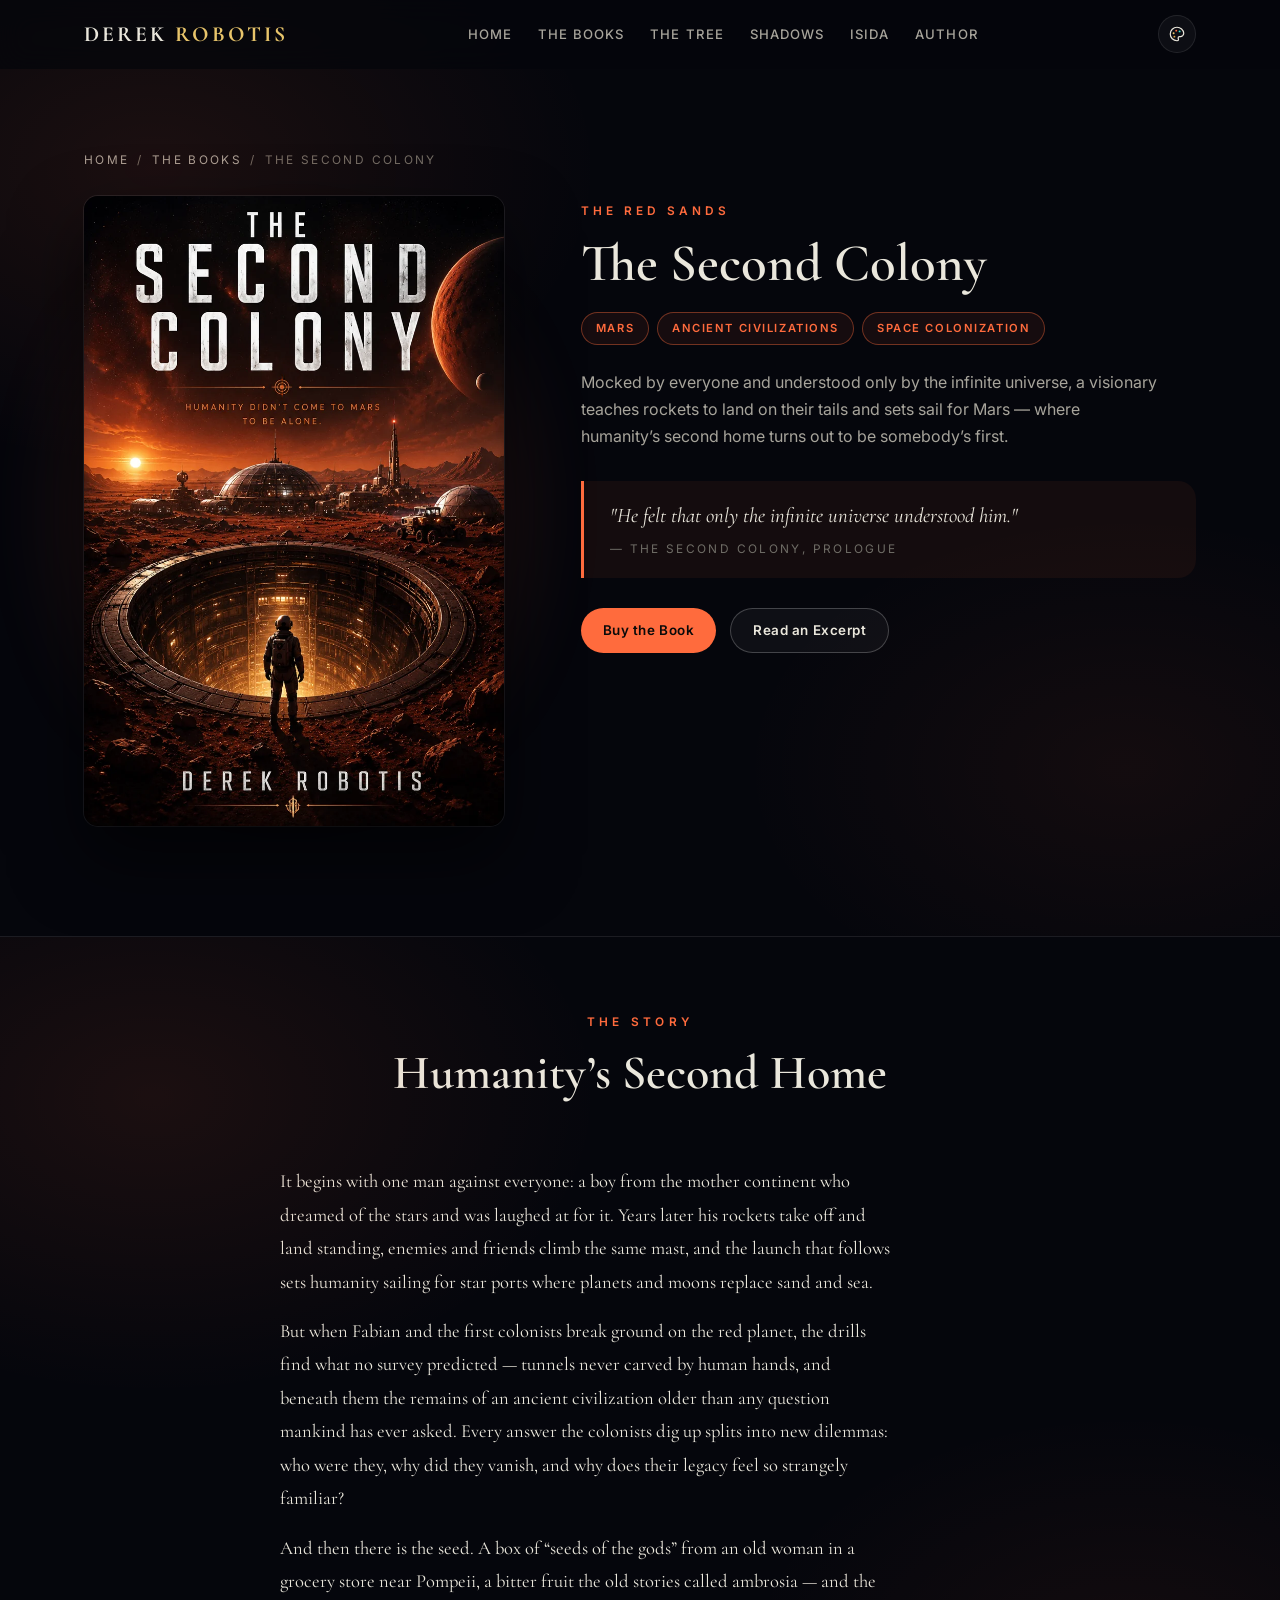
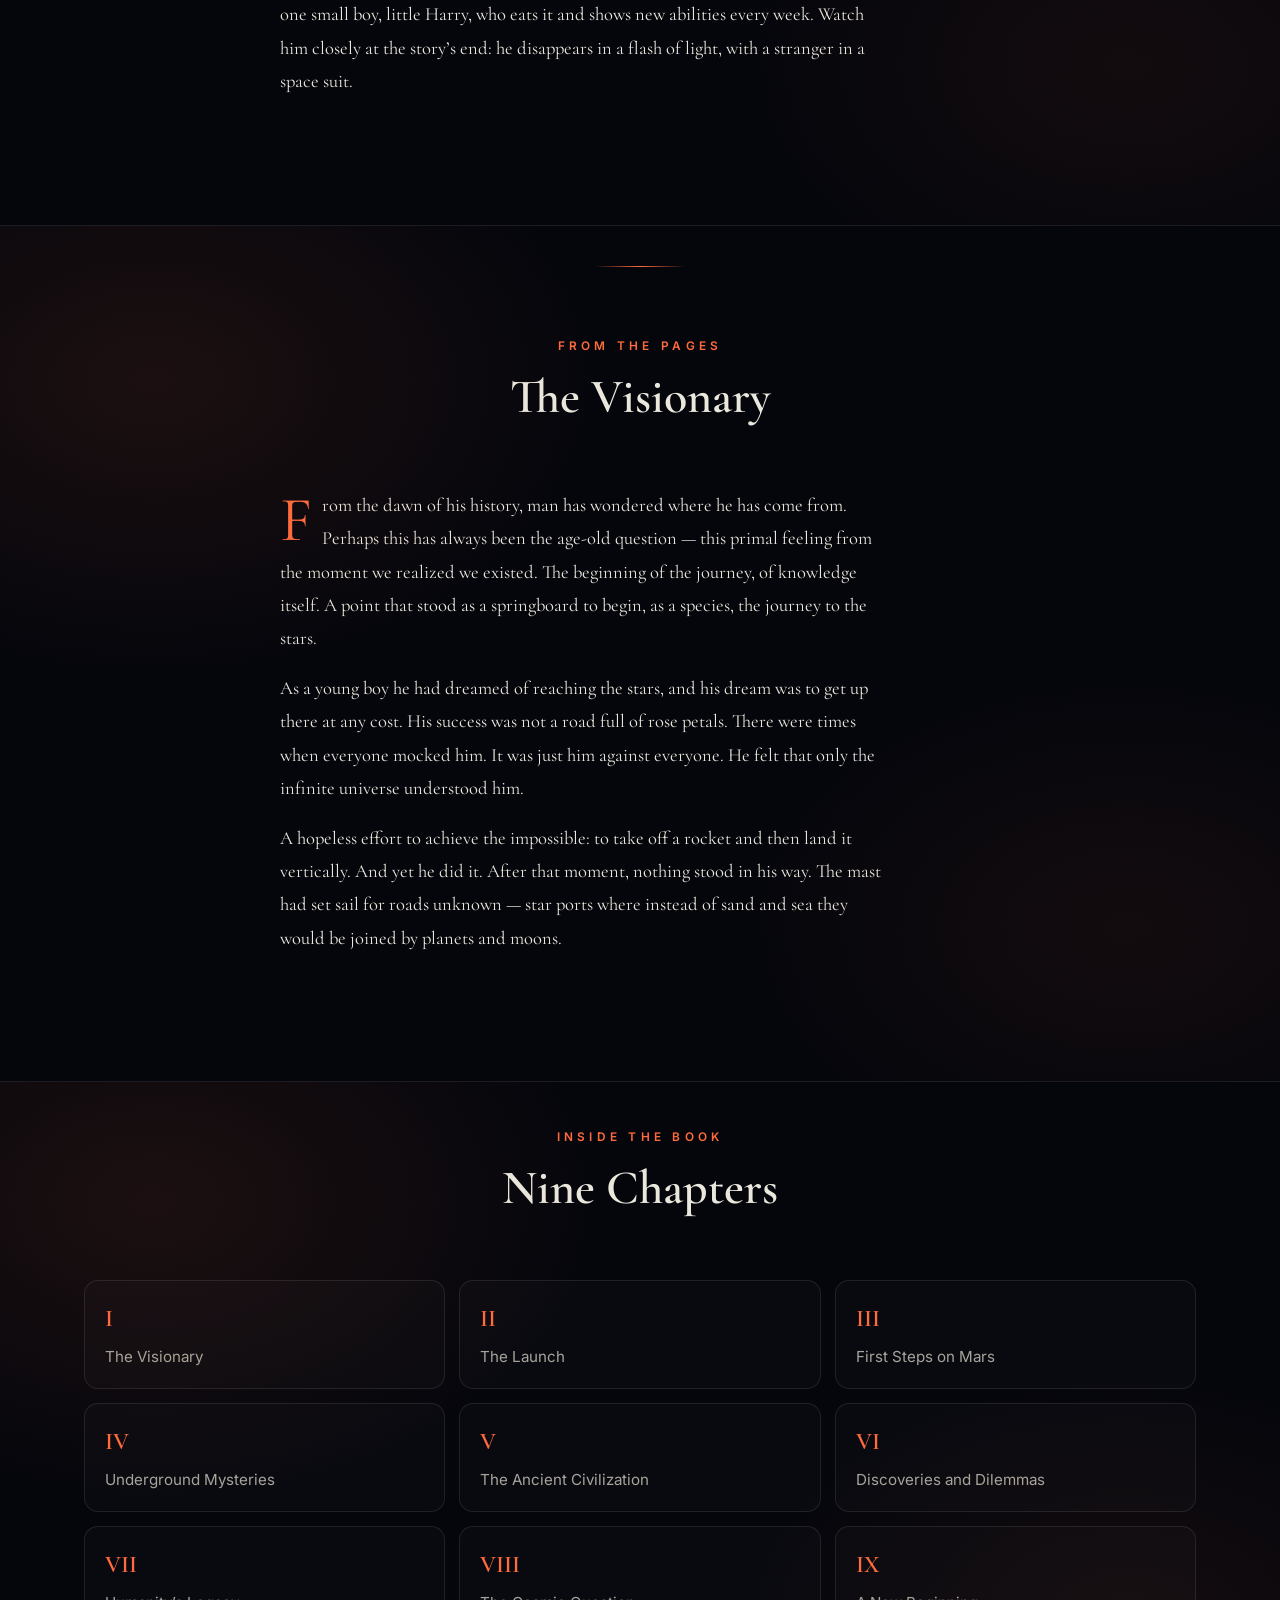
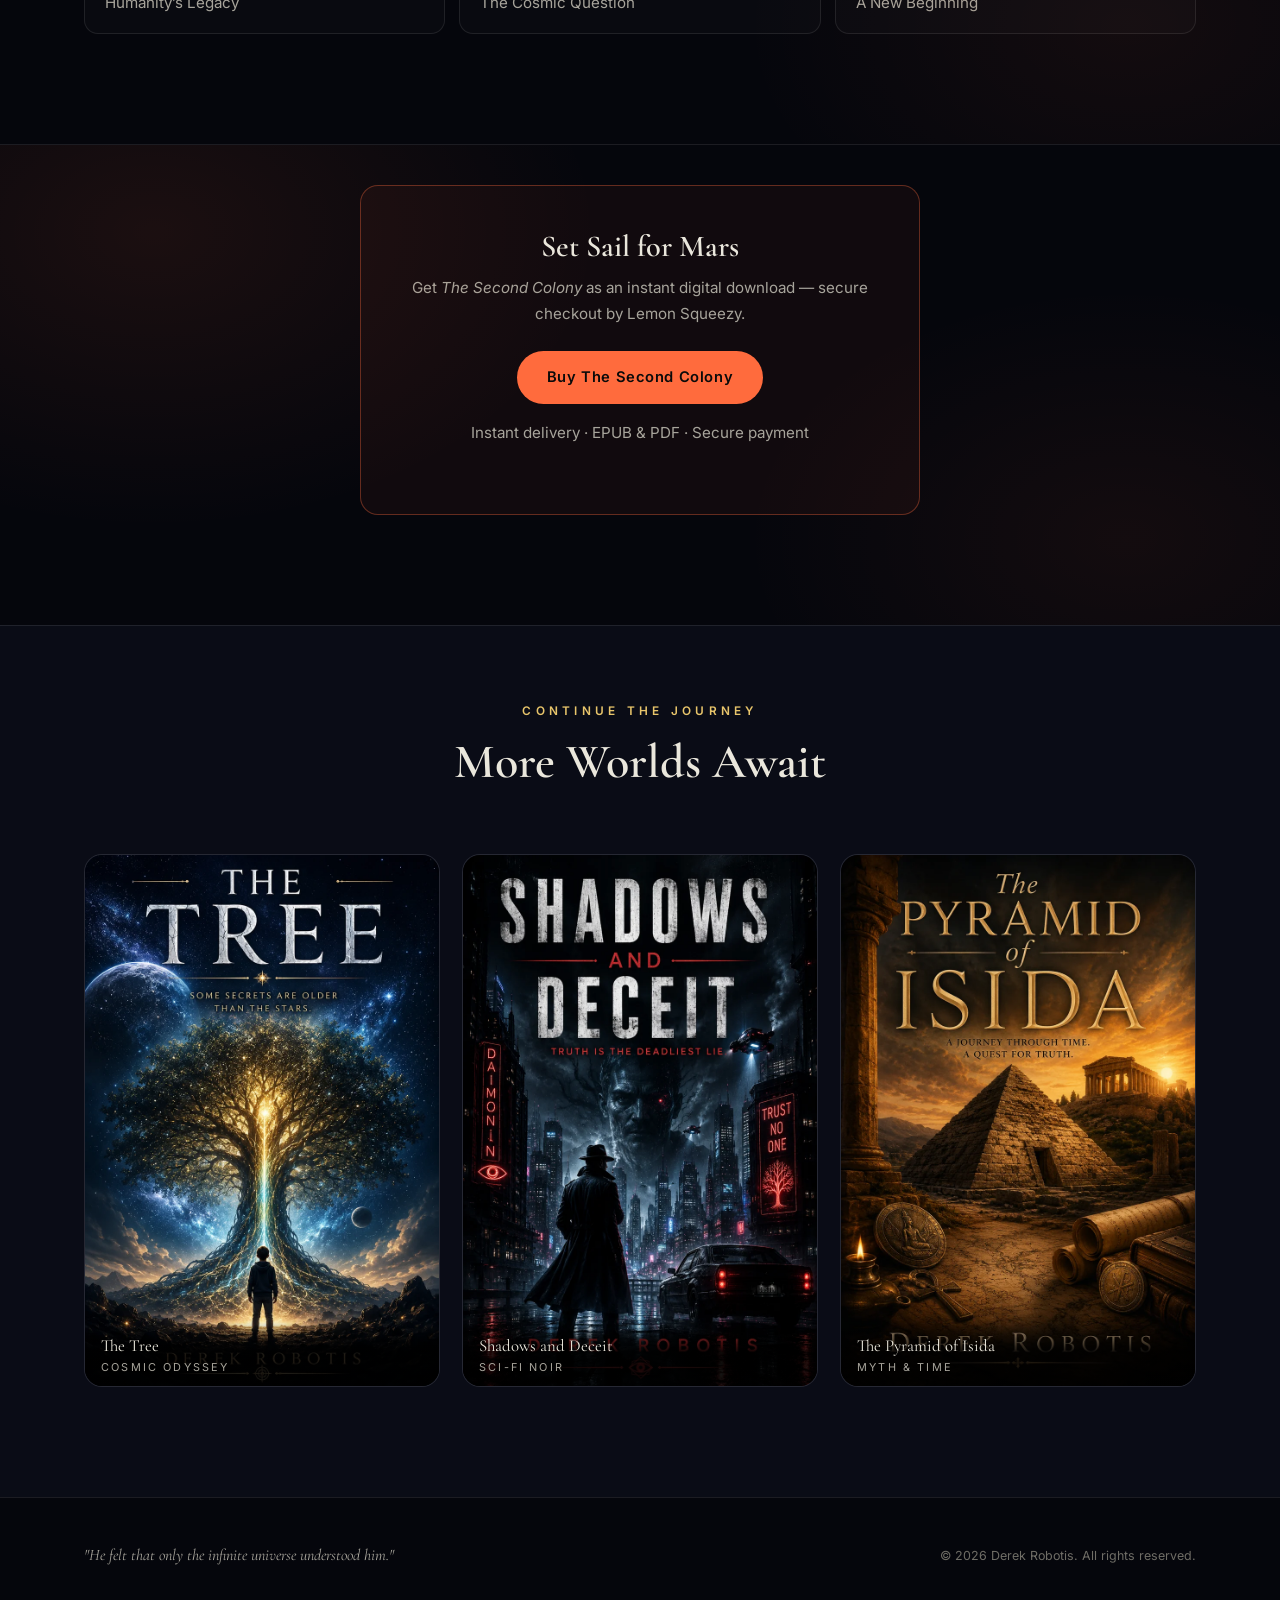
<file: colony.html>
<!DOCTYPE html>
<html lang="en">
<head>
  <meta charset="UTF-8" />
  <meta name="viewport" content="width=device-width, initial-scale=1.0" />
  <title>The Second Colony — Derek Robotis | Mars Sci-Fi</title>
  <meta name="description" content="The Second Colony by Derek Robotis — a visionary reaches Mars and finds an ancient civilization sleeping beneath the red sands. Read an excerpt and buy the book." />
  <meta name="robots" content="index, follow" />
  <meta name="author" content="Derek Robotis" />
  <meta name="theme-color" content="#05060c" />
  <link rel="canonical" href="https://arisregklis.github.io/derek/colony.html" />
  <meta property="og:title" content="The Second Colony — Derek Robotis" />
  <meta property="og:description" content="Humanity came to Mars to build its second home. Something was already waiting." />
  <meta property="og:type" content="book" />
  <meta property="og:url" content="https://arisregklis.github.io/derek/colony.html" />
  <link rel="preconnect" href="https://fonts.googleapis.com" />
  <link rel="preconnect" href="https://fonts.gstatic.com" crossorigin />
  <link href="https://fonts.googleapis.com/css2?family=Cormorant+Garamond:ital,wght@0,500;0,600;0,700;1,500&family=Inter:wght@400;500;600;700&display=swap" rel="stylesheet" />
  <link rel="stylesheet" href="assets/css/style.css?v=20260828" />
  <script>try{var t=localStorage.getItem("site-theme");if(t)document.documentElement.dataset.theme=t;}catch(e){}</script>
  <script src="assets/js/main.js?v=20260828" defer></script>
  <script src="https://assets.lemonsqueezy.com/lemon.js" defer></script>
  <script type="application/ld+json">
  {"@context":"https://schema.org","@type":"Book","name":"The Second Colony","author":{"@type":"Person","name":"Derek Robotis"},"genre":["Science Fiction","Space Colonization"],"url":"https://arisregklis.github.io/derek/colony.html"}
  </script>
</head>
<body>
  <a href="#main" class="skip-link sr-only">Skip to content</a>
  <div class="scroll-progress" aria-hidden="true"><span></span></div>

  <header class="nav">
    <div class="nav-inner">
      <a href="index.html" class="nav-logo">DEREK&nbsp;<em>ROBOTIS</em></a>
      <nav aria-label="Main navigation">
        <ul class="nav-links" id="nav-links">
          <li><a href="index.html">Home</a></li>
          <li><a href="index.html#library">The Books</a></li>
          <li><a href="tree.html">The Tree</a></li>
          <li><a href="shadows.html">Shadows</a></li>
          <li><a href="isida.html">Isida</a></li>
          <li><a href="about.html">Author</a></li>
        </ul>
      </nav>
      <div class="theme-wrap">
        <button class="theme-btn" aria-expanded="false" aria-label="Change site colours" title="Change colours">
          <svg viewBox="0 0 24 24" fill="none" aria-hidden="true">
            <path d="M12 3a9 9 0 1 0 0 18c1.4 0 2-.9 2-1.8 0-.8-.5-1.2-.5-2 0-1 .8-1.7 1.9-1.7H17A5 5 0 0 0 21 11c-.4-4.5-4.3-8-9-8Z" stroke="currentColor" stroke-width="1.6"/>
            <circle cx="7.5" cy="11" r="1.3" fill="#e8c56b"/><circle cx="11" cy="7.5" r="1.3" fill="#ff6b3d"/>
            <circle cx="15.5" cy="8.5" r="1.3" fill="#35e0c8"/><circle cx="8.5" cy="15.5" r="1.3" fill="#d9a441"/>
          </svg>
        </button>
        <div class="theme-pop" role="menu" aria-label="Colour themes">
          <p class="theme-pop-label">Site Colour</p>
          <div class="theme-swatches">
            <button class="swatch" data-theme="tree" role="menuitem" aria-label="Cosmic Gold"></button>
            <button class="swatch" data-theme="colony" role="menuitem" aria-label="Mars Red"></button>
            <button class="swatch" data-theme="noir" role="menuitem" aria-label="Neon Teal"></button>
            <button class="swatch" data-theme="isida" role="menuitem" aria-label="Ancient Amber"></button>
          </div>
          <div class="swatch-names"><span>Gold</span><span>Mars</span><span>Neon</span><span>Amber</span></div>
        </div>
      </div>
      <button class="nav-burger" aria-expanded="false" aria-controls="nav-links" aria-label="Open menu">
        <span></span><span></span><span></span>
      </button>
    </div>
  </header>

  <main id="main">
    <section id="colony" class="section book colony page-hero">
      <div class="wrap">
        <p class="breadcrumb"><a href="index.html">Home</a><span class="sep">/</span><a href="index.html#library">The Books</a><span class="sep">/</span>The Second Colony</p>
        <div class="book-grid">
          <div class="book-cover reveal" data-dir="left">
            <div class="cover-glow" aria-hidden="true"></div>
            <div class="cover-frame">
              <img class="cover-img" src="assets/images/colony.webp" alt="The Second Colony — cover" loading="lazy" width="820" height="1230">
            </div>
          </div>
          <div class="book-info reveal" data-dir="right">
            <span class="book-series">The Red Sands</span>
            <h1 class="book-title">The Second Colony</h1>
            <div class="book-tags"><span class="tag">Mars</span><span class="tag">Ancient Civilizations</span><span class="tag">Space Colonization</span></div>
            <p class="book-blurb">Mocked by everyone and understood only by the infinite universe, a visionary teaches rockets to land on their tails and sets sail for Mars — where humanity&rsquo;s second home turns out to be somebody&rsquo;s first.</p>
            <blockquote class="book-quote">"He felt that only the infinite universe understood him."<cite>— The Second Colony, Prologue</cite></blockquote>
            <div class="book-actions">
              <!-- TODO: Replace with your Lemon Squeezy product link -->
              <a href="https://YOURSTORE.lemonsqueezy.com/buy/PRODUCT-ID-COLONY?embed=1" class="lemonsqueezy-button btn btn-solid btn-sm">Buy the Book</a>
              <a href="#excerpt" class="btn btn-ghost btn-sm">Read an Excerpt</a>
            </div>
          </div>
        </div>
      </div>
    </section>

    <section class="section book colony" style="padding-top:70px">
      <div class="wrap">
        <div class="section-head reveal">
          <span class="eyebrow">The Story</span>
          <h2 class="section-title">Humanity&rsquo;s Second Home</h2>
        </div>
        <div class="prose reveal" style="max-width:720px;margin:0 auto">
          <p>It begins with one man against everyone: a boy from the mother continent who dreamed of the stars and was laughed at for it. Years later his rockets take off and land standing, enemies and friends climb the same mast, and the launch that follows sets humanity sailing for star ports where planets and moons replace sand and sea.</p>
          <p>But when Fabian and the first colonists break ground on the red planet, the drills find what no survey predicted — tunnels never carved by human hands, and beneath them the remains of an ancient civilization older than any question mankind has ever asked. Every answer the colonists dig up splits into new dilemmas: who were they, why did they vanish, and why does their legacy feel so strangely familiar?</p>
          <p>And then there is the seed. A box of &ldquo;seeds of the gods&rdquo; from an old woman in a grocery store near Pompeii, a bitter fruit the old stories called ambrosia — and the one small boy, little Harry, who eats it and shows new abilities every week. Watch him closely at the story&rsquo;s end: he disappears in a flash of light, with a stranger in a space suit.</p>
        </div>
      </div>
    </section>

    <section id="excerpt" class="section book colony" style="padding-top:40px">
      <div class="wrap">
        <div class="section-divider reveal"></div>
        <div class="section-head reveal" style="margin-top:64px">
          <span class="eyebrow">From the Pages</span>
          <h2 class="section-title">The Visionary</h2>
        </div>
        <div class="prose dropcap reveal" style="max-width:720px;margin:0 auto">
          <p>From the dawn of his history, man has wondered where he has come from. Perhaps this has always been the age-old question — this primal feeling from the moment we realized we existed. The beginning of the journey, of knowledge itself. A point that stood as a springboard to begin, as a species, the journey to the stars.</p>
          <p>As a young boy he had dreamed of reaching the stars, and his dream was to get up there at any cost. His success was not a road full of rose petals. There were times when everyone mocked him. It was just him against everyone. He felt that only the infinite universe understood him.</p>
          <p>A hopeless effort to achieve the impossible: to take off a rocket and then land it vertically. And yet he did it. After that moment, nothing stood in his way. The mast had set sail for roads unknown — star ports where instead of sand and sea they would be joined by planets and moons.</p>
        </div>
      </div>
    </section>

    <section class="section book colony" style="padding-top:40px">
      <div class="wrap">
        <div class="section-head reveal">
          <span class="eyebrow">Inside the Book</span>
          <h2 class="section-title">Nine Chapters</h2>
        </div>
        <ol class="chapter-grid reveal">
          <li><b>I</b> The Visionary</li>
          <li><b>II</b> The Launch</li>
          <li><b>III</b> First Steps on Mars</li>
          <li><b>IV</b> Underground Mysteries</li>
          <li><b>V</b> The Ancient Civilization</li>
          <li><b>VI</b> Discoveries and Dilemmas</li>
          <li><b>VII</b> Humanity&rsquo;s Legacy</li>
          <li><b>VIII</b> The Cosmic Question</li>
          <li><b>IX</b> A New Beginning</li>
        </ol>
      </div>
    </section>

    <section class="section book colony" style="padding-top:40px">
      <div class="wrap">
        <div class="buy-panel reveal">
          <h3>Set Sail for Mars</h3>
          <p>Get <em>The Second Colony</em> as an instant digital download — secure checkout by Lemon Squeezy.</p>
          <!-- TODO: Replace with your Lemon Squeezy product link -->
          <a href="https://YOURSTORE.lemonsqueezy.com/buy/PRODUCT-ID-COLONY?embed=1" class="lemonsqueezy-button btn btn-solid">Buy The Second Colony</a>
          <p class="buy-note">Instant delivery · EPUB &amp; PDF · Secure payment</p>
        </div>
      </div>
    </section>

    <section class="section universe" style="padding-top:70px">
      <div class="wrap">
        <div class="section-head reveal">
          <span class="eyebrow">Continue the Journey</span>
          <h2 class="section-title">More Worlds Await</h2>
        </div>
        <div class="next-books">
          <a href="tree.html" class="shelf-card reveal">
            <img class="cover-img" src="assets/images/tree.webp" alt="The Tree — cover" loading="lazy" width="820" height="1230">
            <span class="shelf-label">The Tree<small>Cosmic Odyssey</small></span>
          </a>
          <a href="shadows.html" class="shelf-card reveal" style="transition-delay:.18s">
            <img class="cover-img" src="assets/images/shadows.webp" alt="Shadows and Deceit — cover" loading="lazy" width="820" height="1230">
            <span class="shelf-label">Shadows and Deceit<small>Sci-Fi Noir</small></span>
          </a>
          <a href="isida.html" class="shelf-card reveal" style="transition-delay:.28s">
            <img class="cover-img" src="assets/images/isida.webp" alt="The Pyramid of Isida — cover" loading="lazy" width="820" height="1230">
            <span class="shelf-label">The Pyramid of Isida<small>Myth &amp; Time</small></span>
          </a>
        </div>
      </div>
    </section>
  </main>

  <footer class="footer">
    <div class="wrap footer-inner">
      <p class="footer-quote">"He felt that only the infinite universe understood him."</p>
      <small>© <span id="year">2026</span> Derek Robotis. All rights reserved.</small>
    </div>
  </footer>

  <button class="to-top" aria-label="Back to top">
    <svg viewBox="0 0 24 24" fill="none" aria-hidden="true">
      <path d="M12 2c2.6 1.8 4 4.6 4 8l-1.2 5H9.2L8 10c0-3.4 1.4-6.2 4-8Z" fill="#e8c56b"/>
      <circle cx="12" cy="9" r="1.6" fill="#05060c"/>
      <path d="M8.4 13.5 6 17l3-.6M15.6 13.5 18 17l-3-.6" stroke="#e8c56b" stroke-width="1.4" stroke-linejoin="round"/>
      <path d="M12 15.6v4" stroke="#ff9e4f" stroke-width="1.8" stroke-linecap="round"/>
    </svg>
  </button>
</body>
</html>
</file>
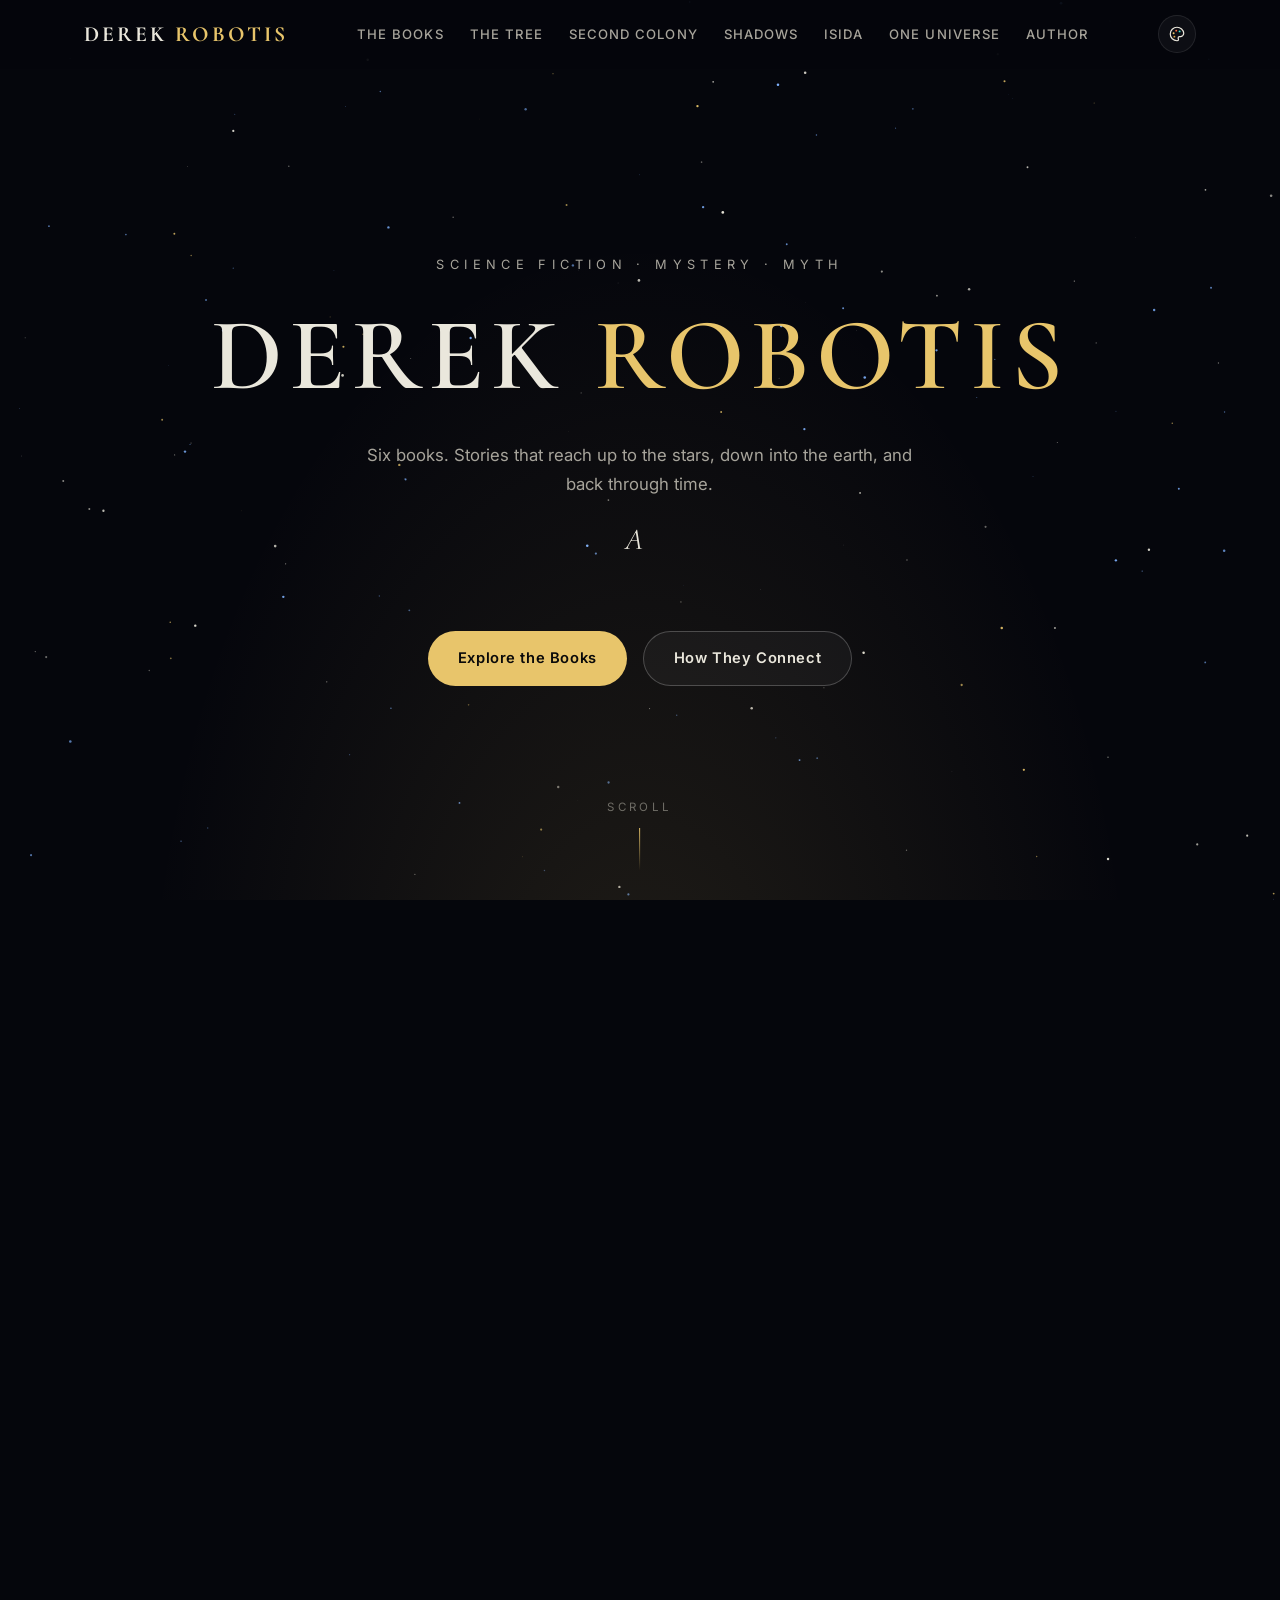
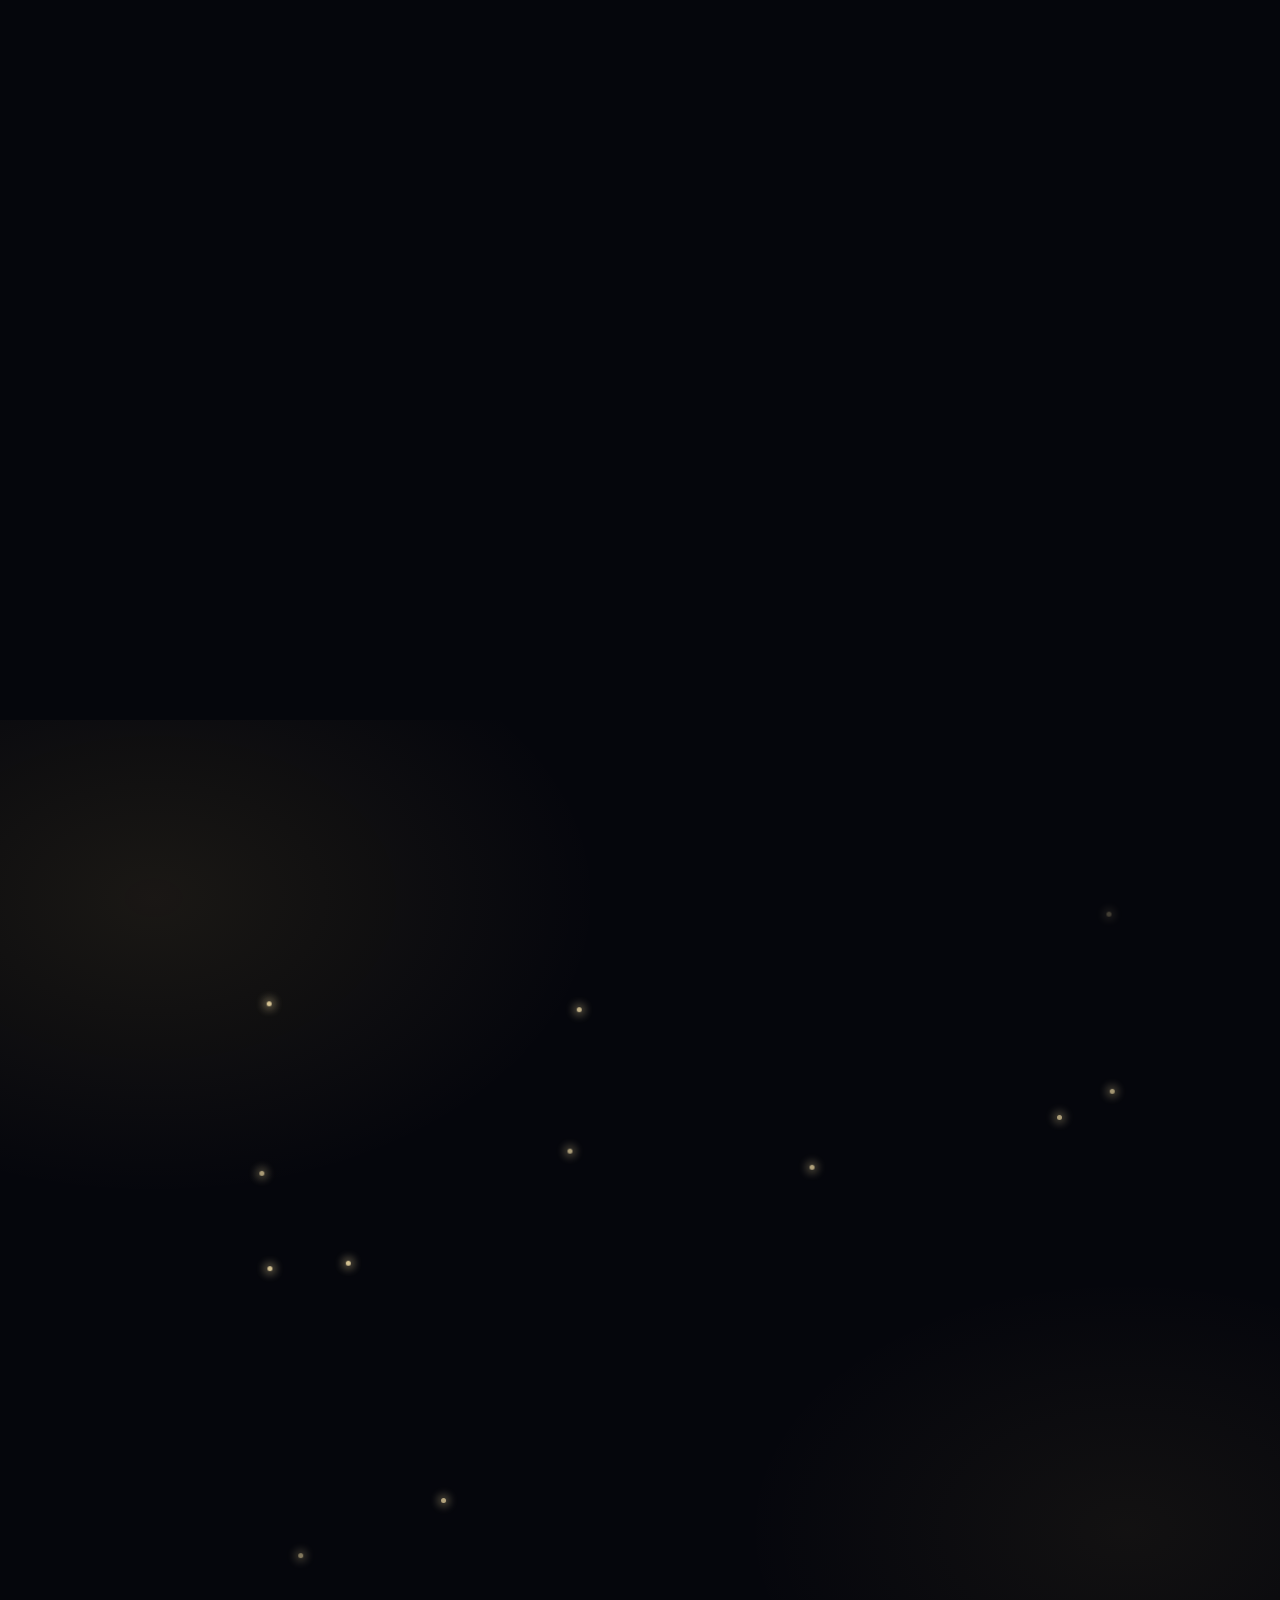
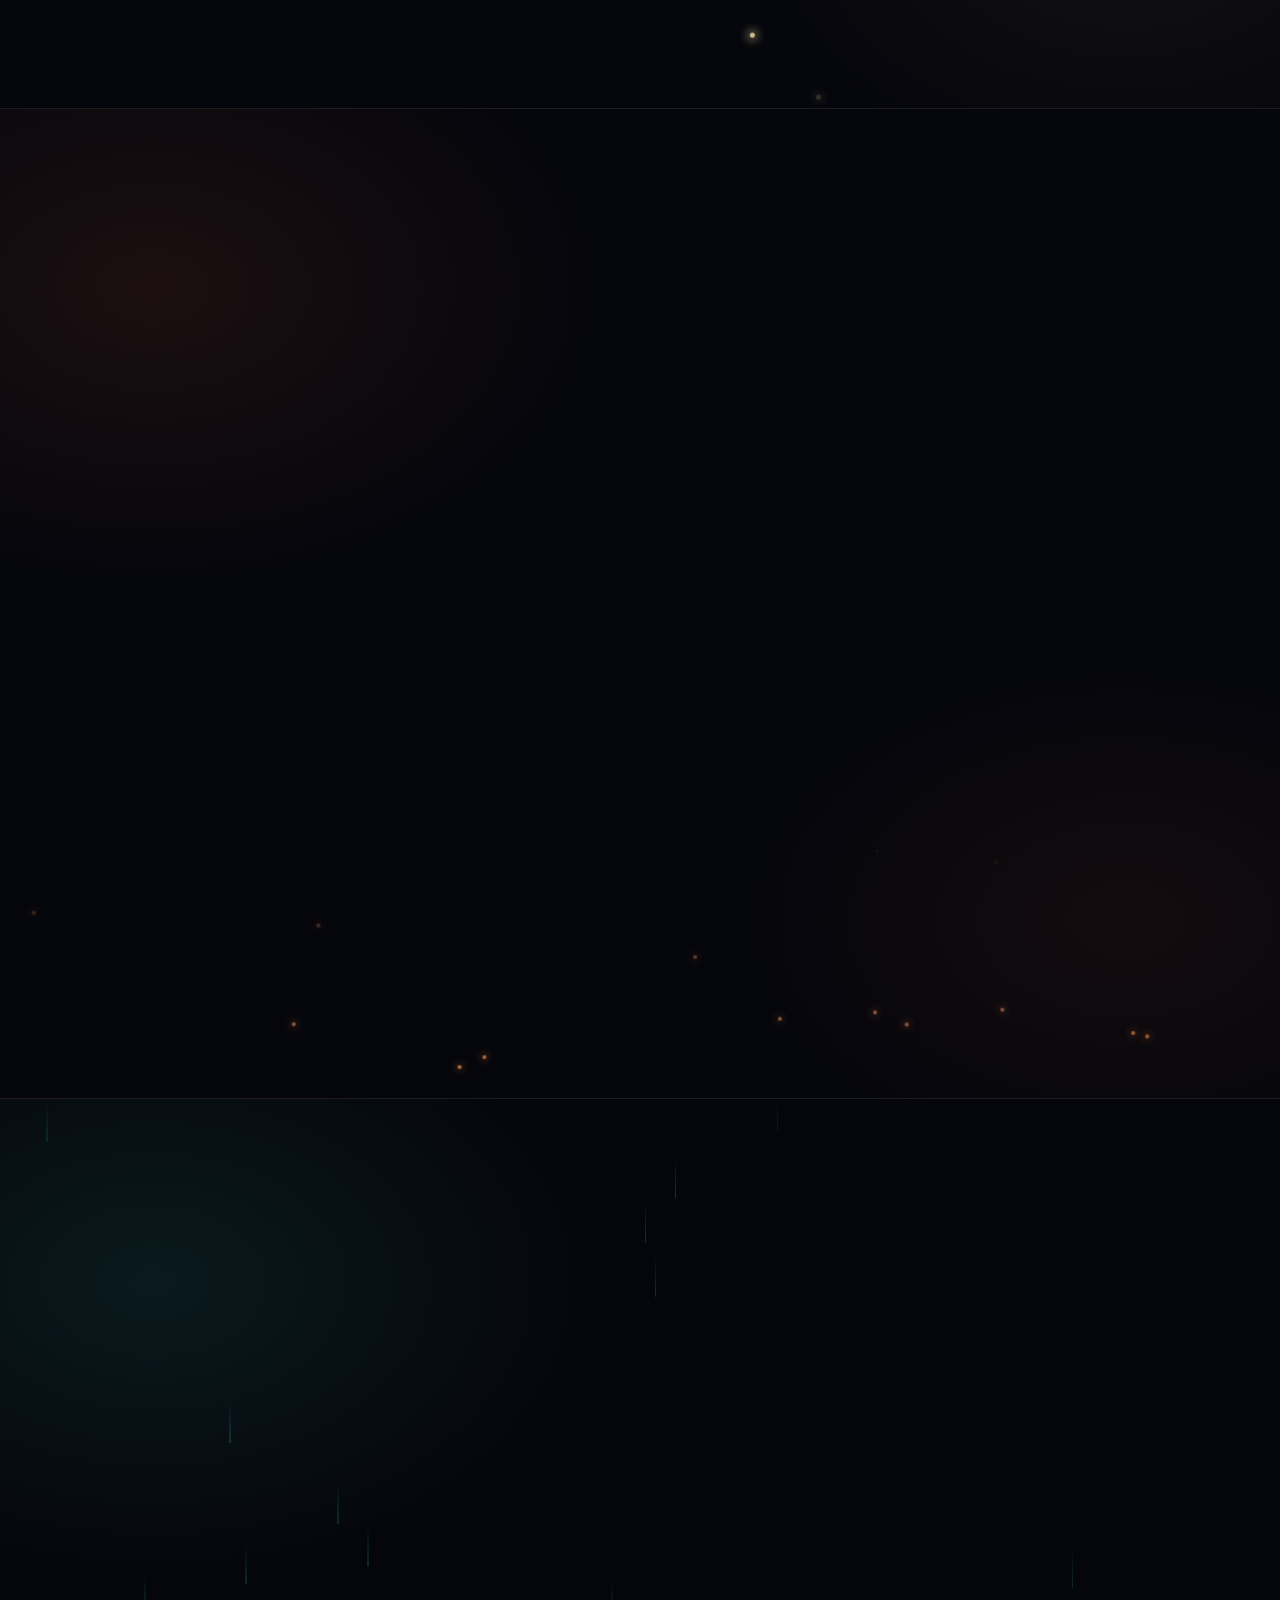
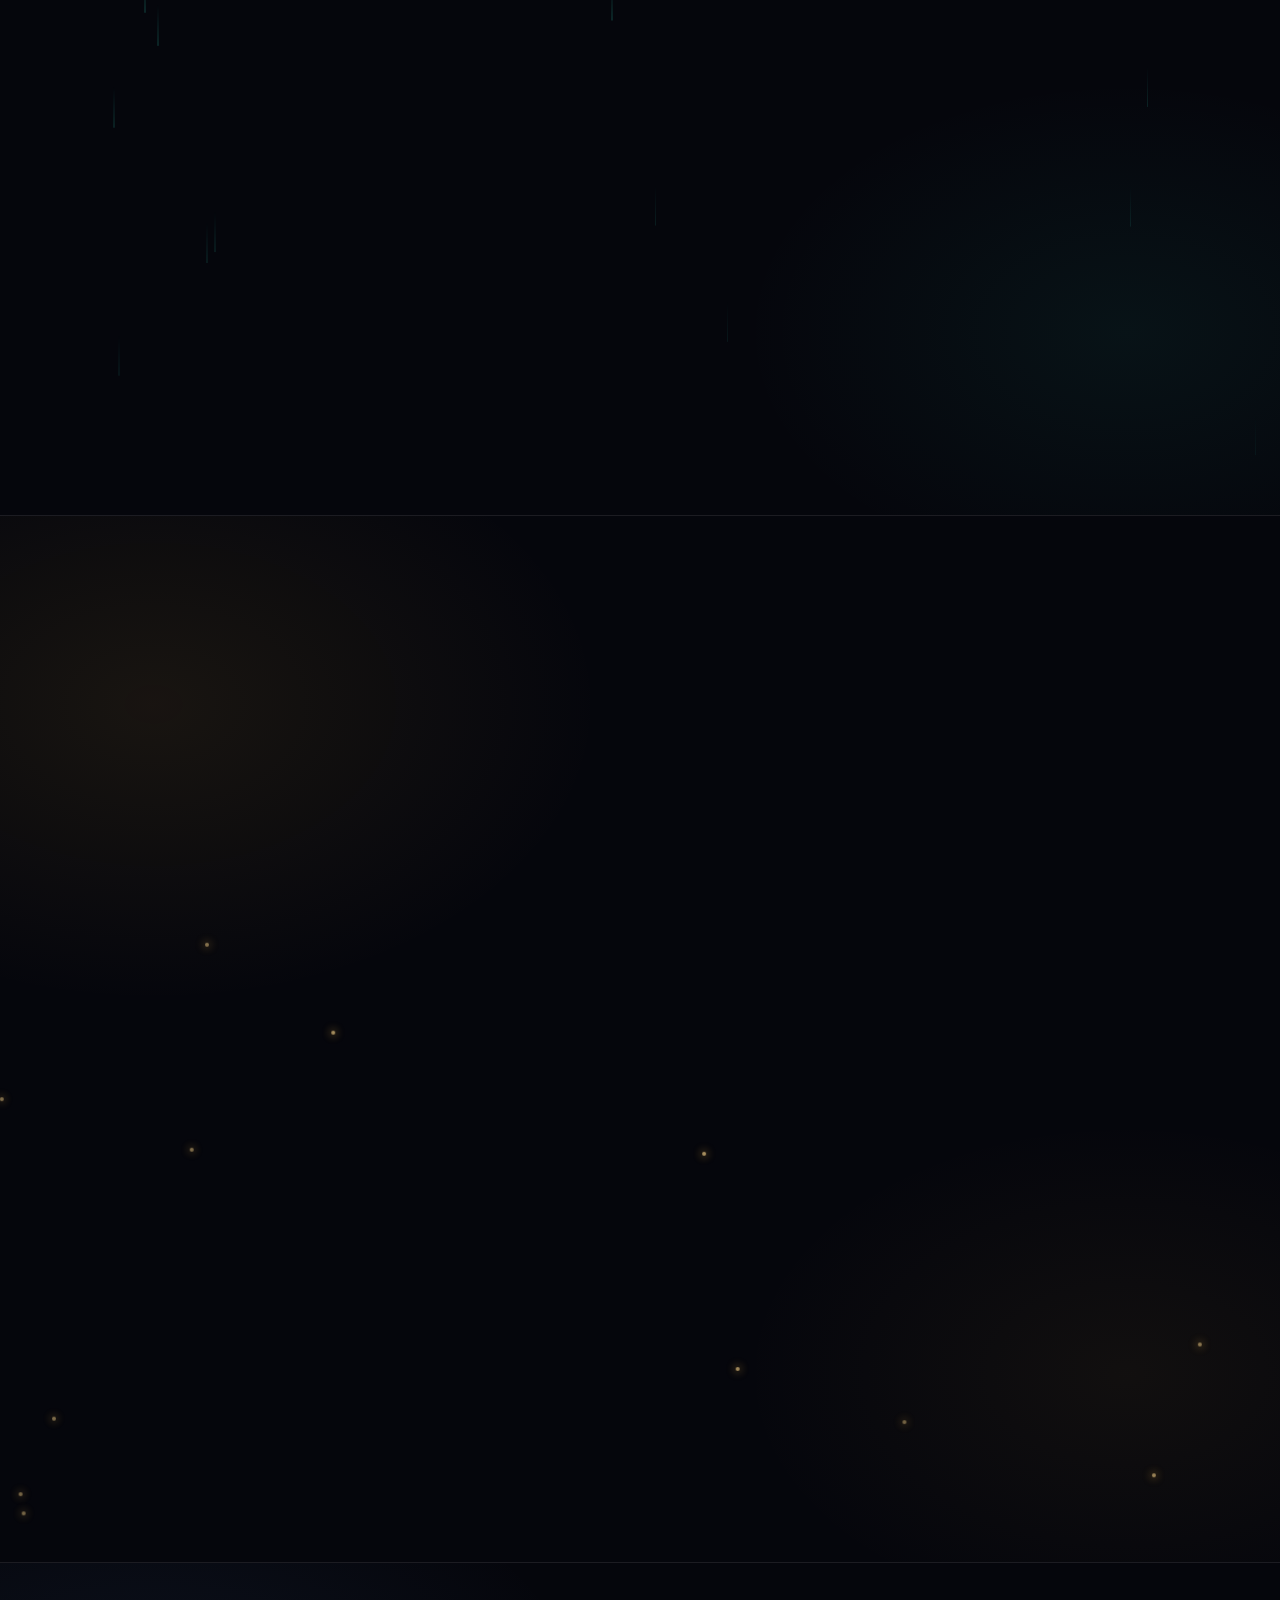
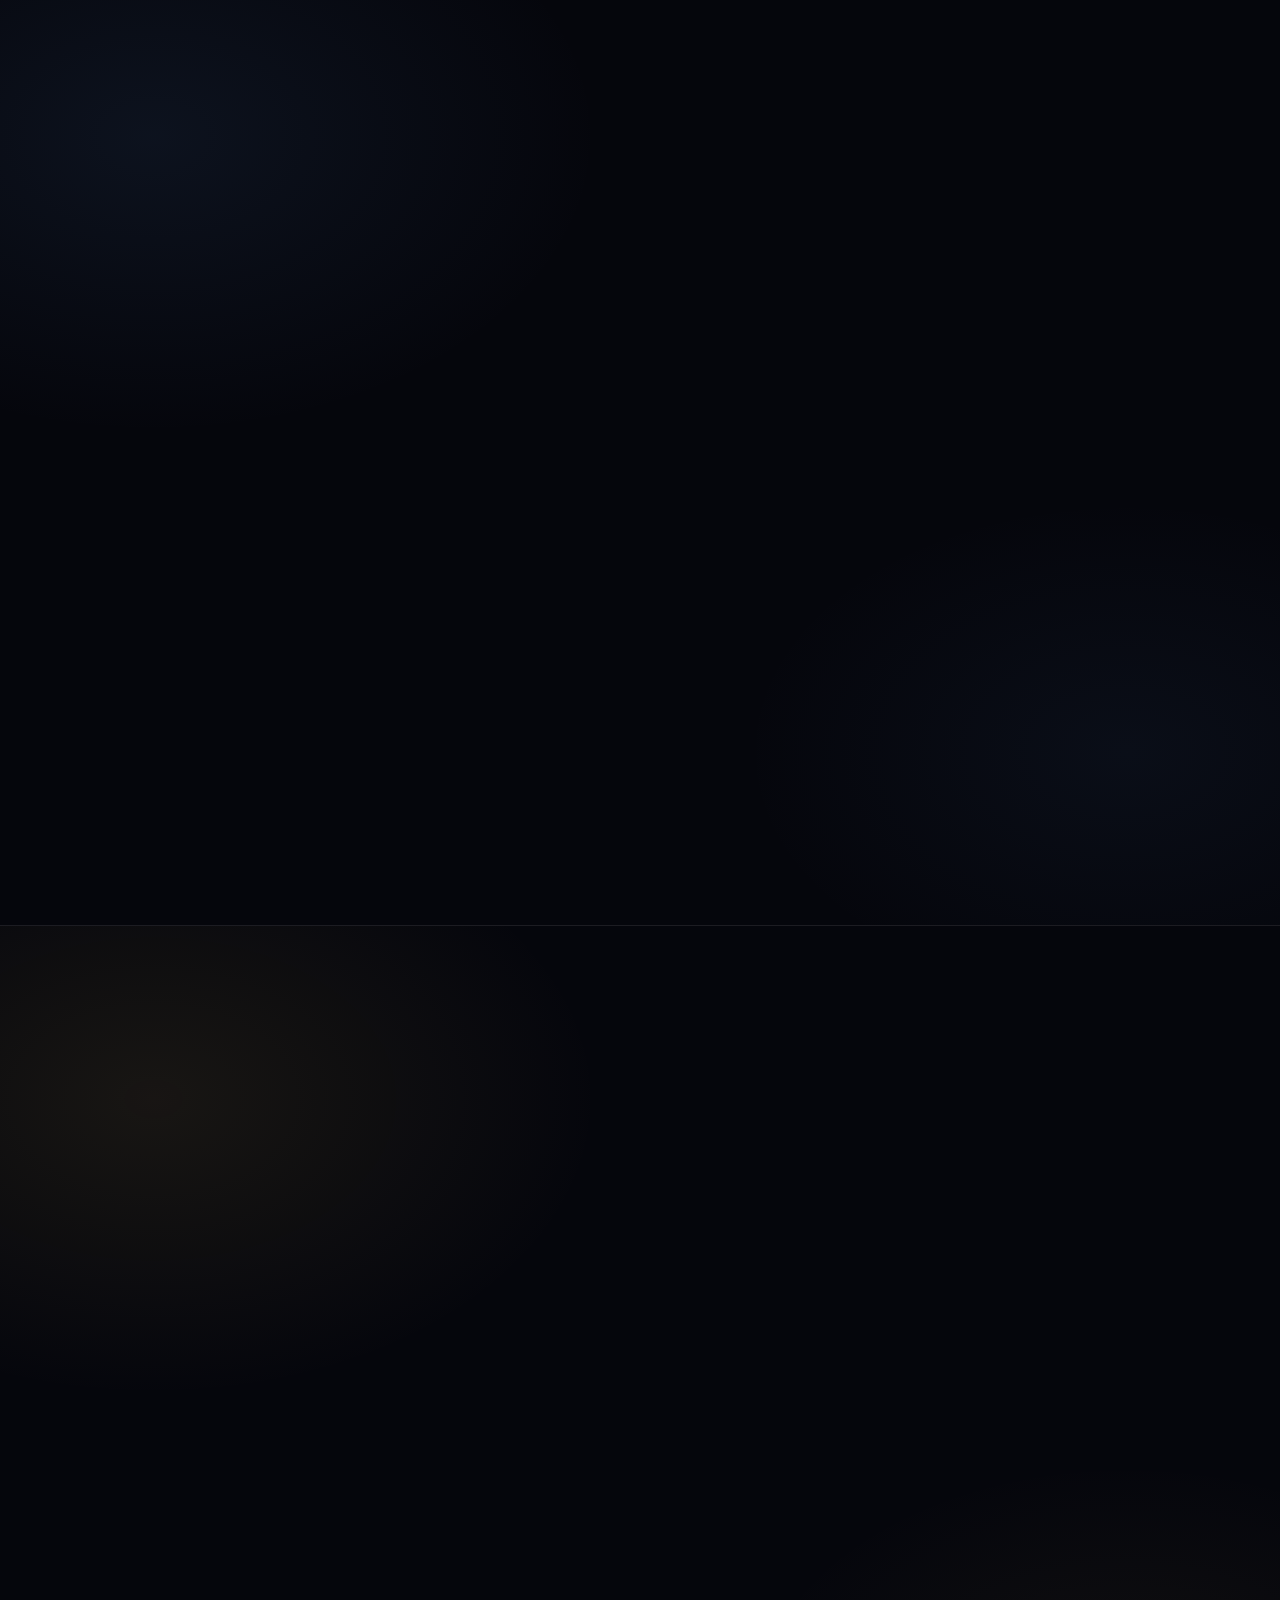
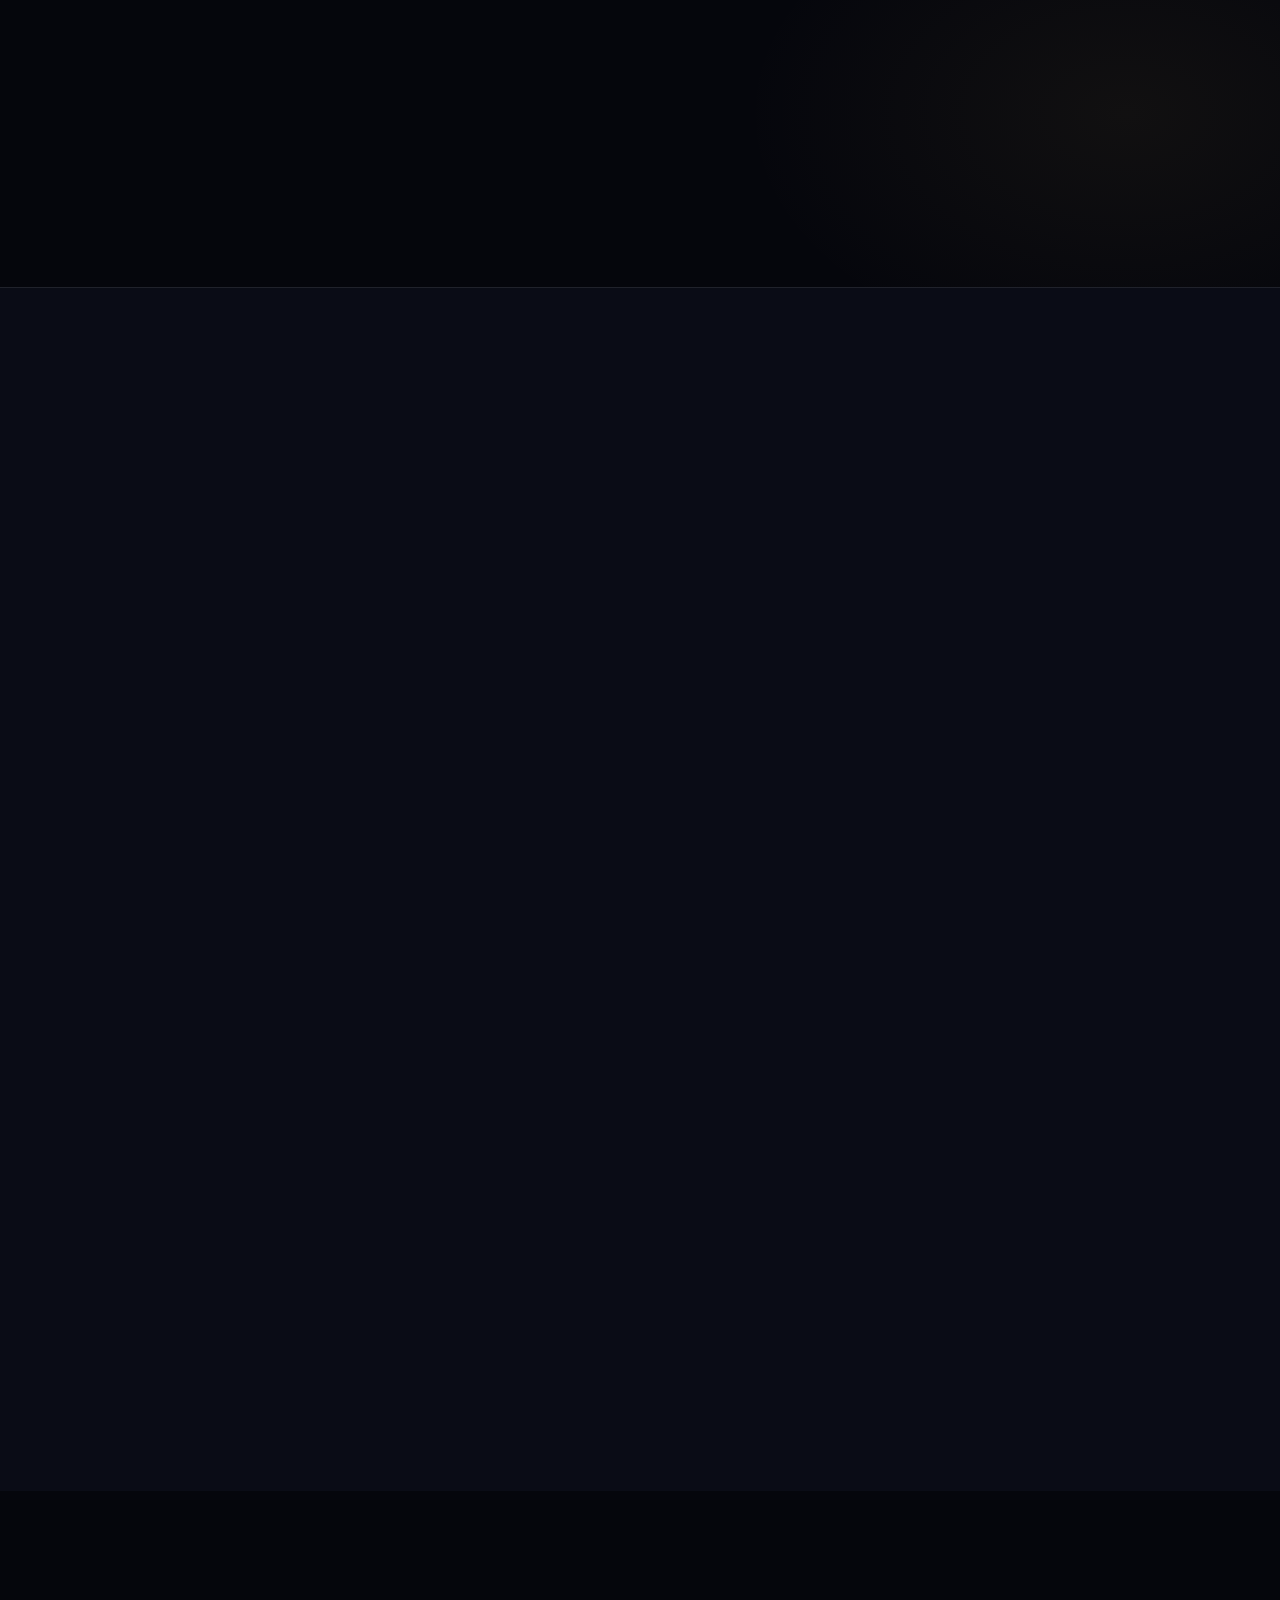
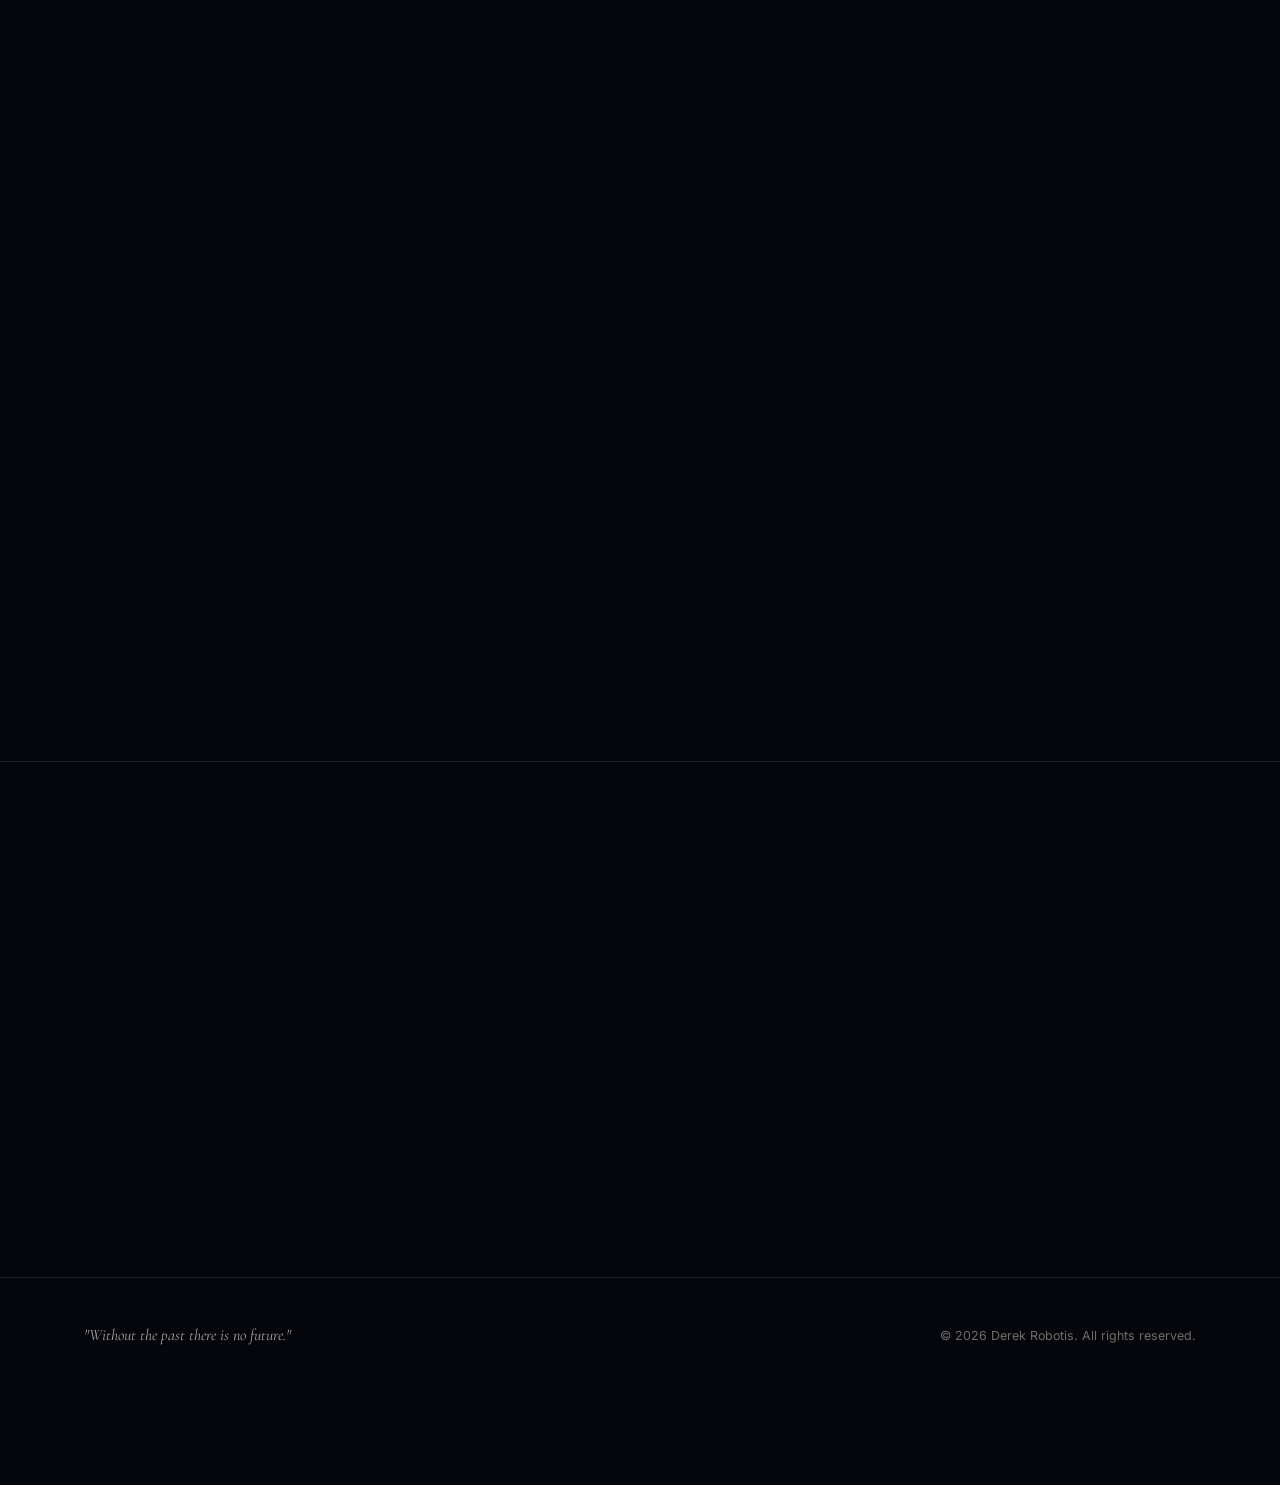
<file: faq.html>
<!DOCTYPE html>
<html lang="en">
<head>
  <meta charset="UTF-8" />
  <title>Derek Robotis — Redirecting…</title>
  <meta name="robots" content="noindex, follow" />
  <meta http-equiv="refresh" content="0; url=index.html" />
  <link rel="canonical" href="https://arisregklis.github.io/derek/" />
</head>
<body>
  <p>This page has moved. <a href="index.html">Continue to the site</a>.</p>
</body>
</html>
</file>
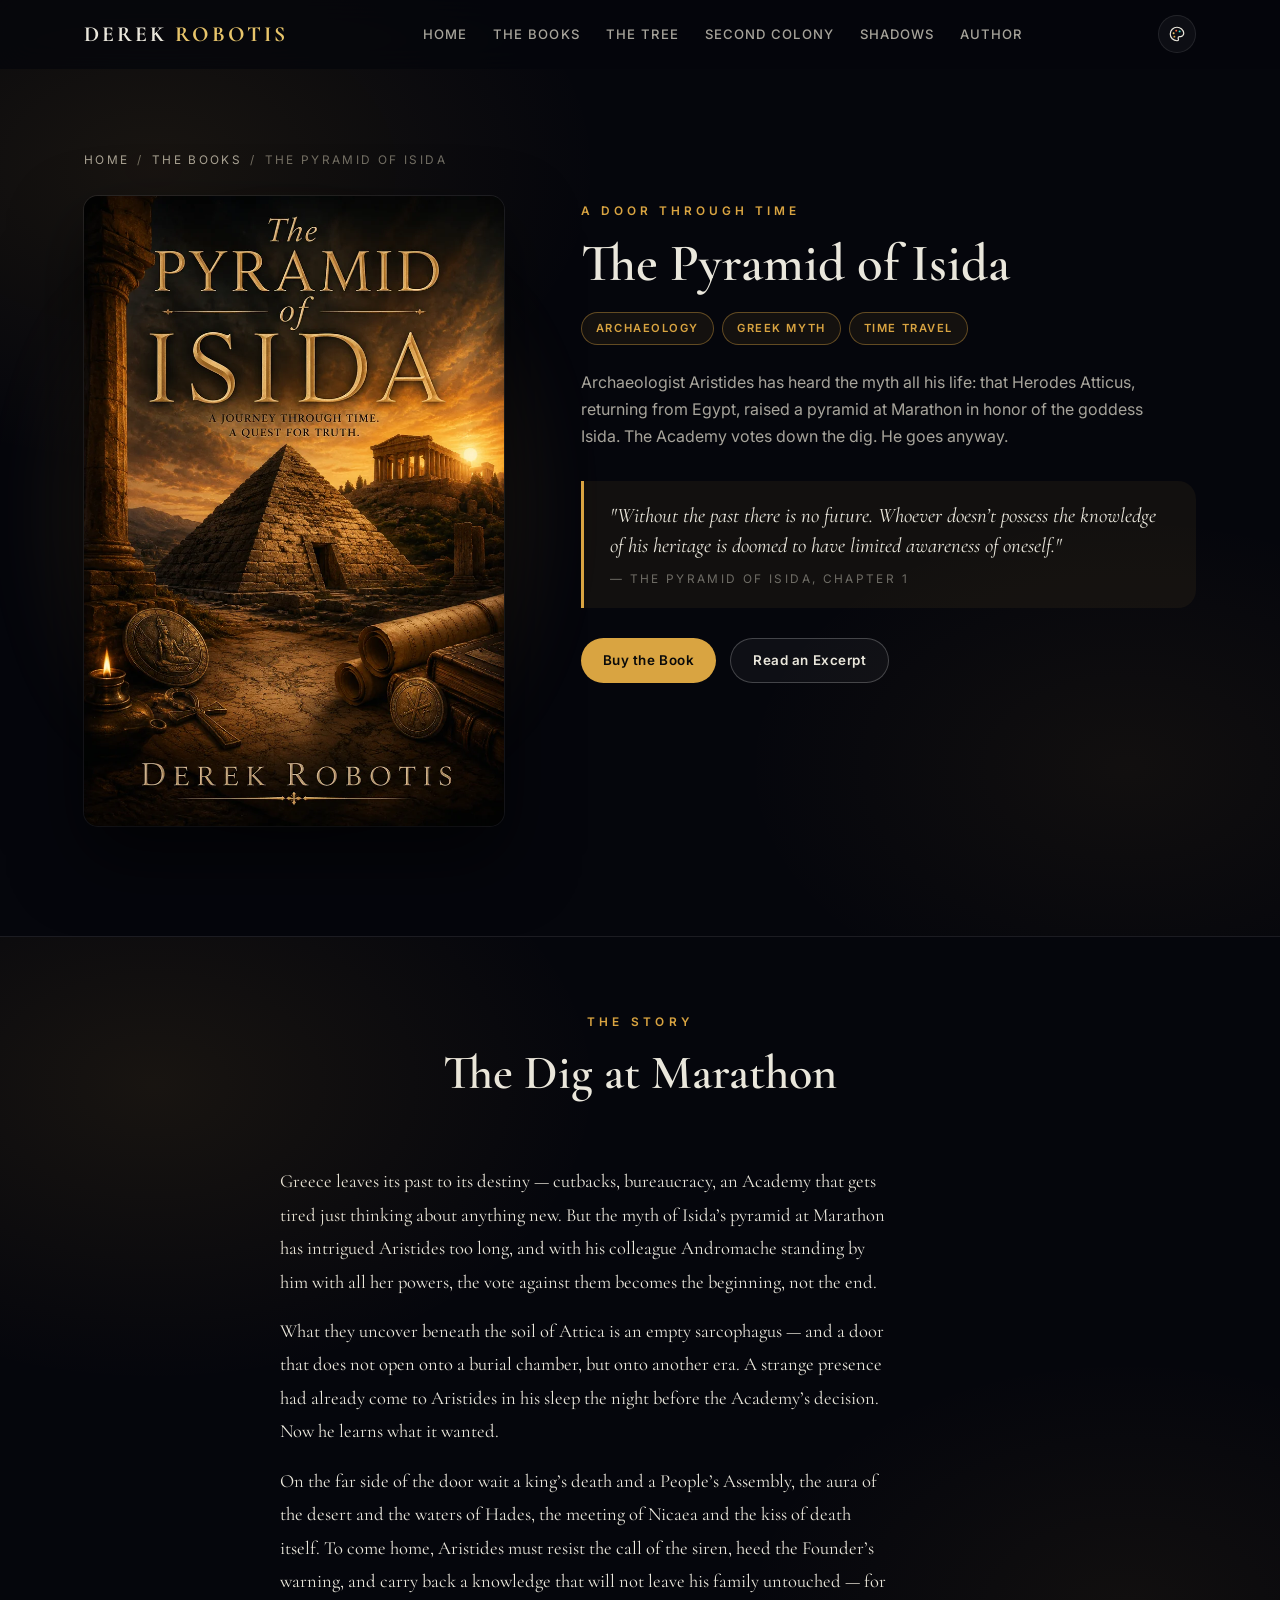
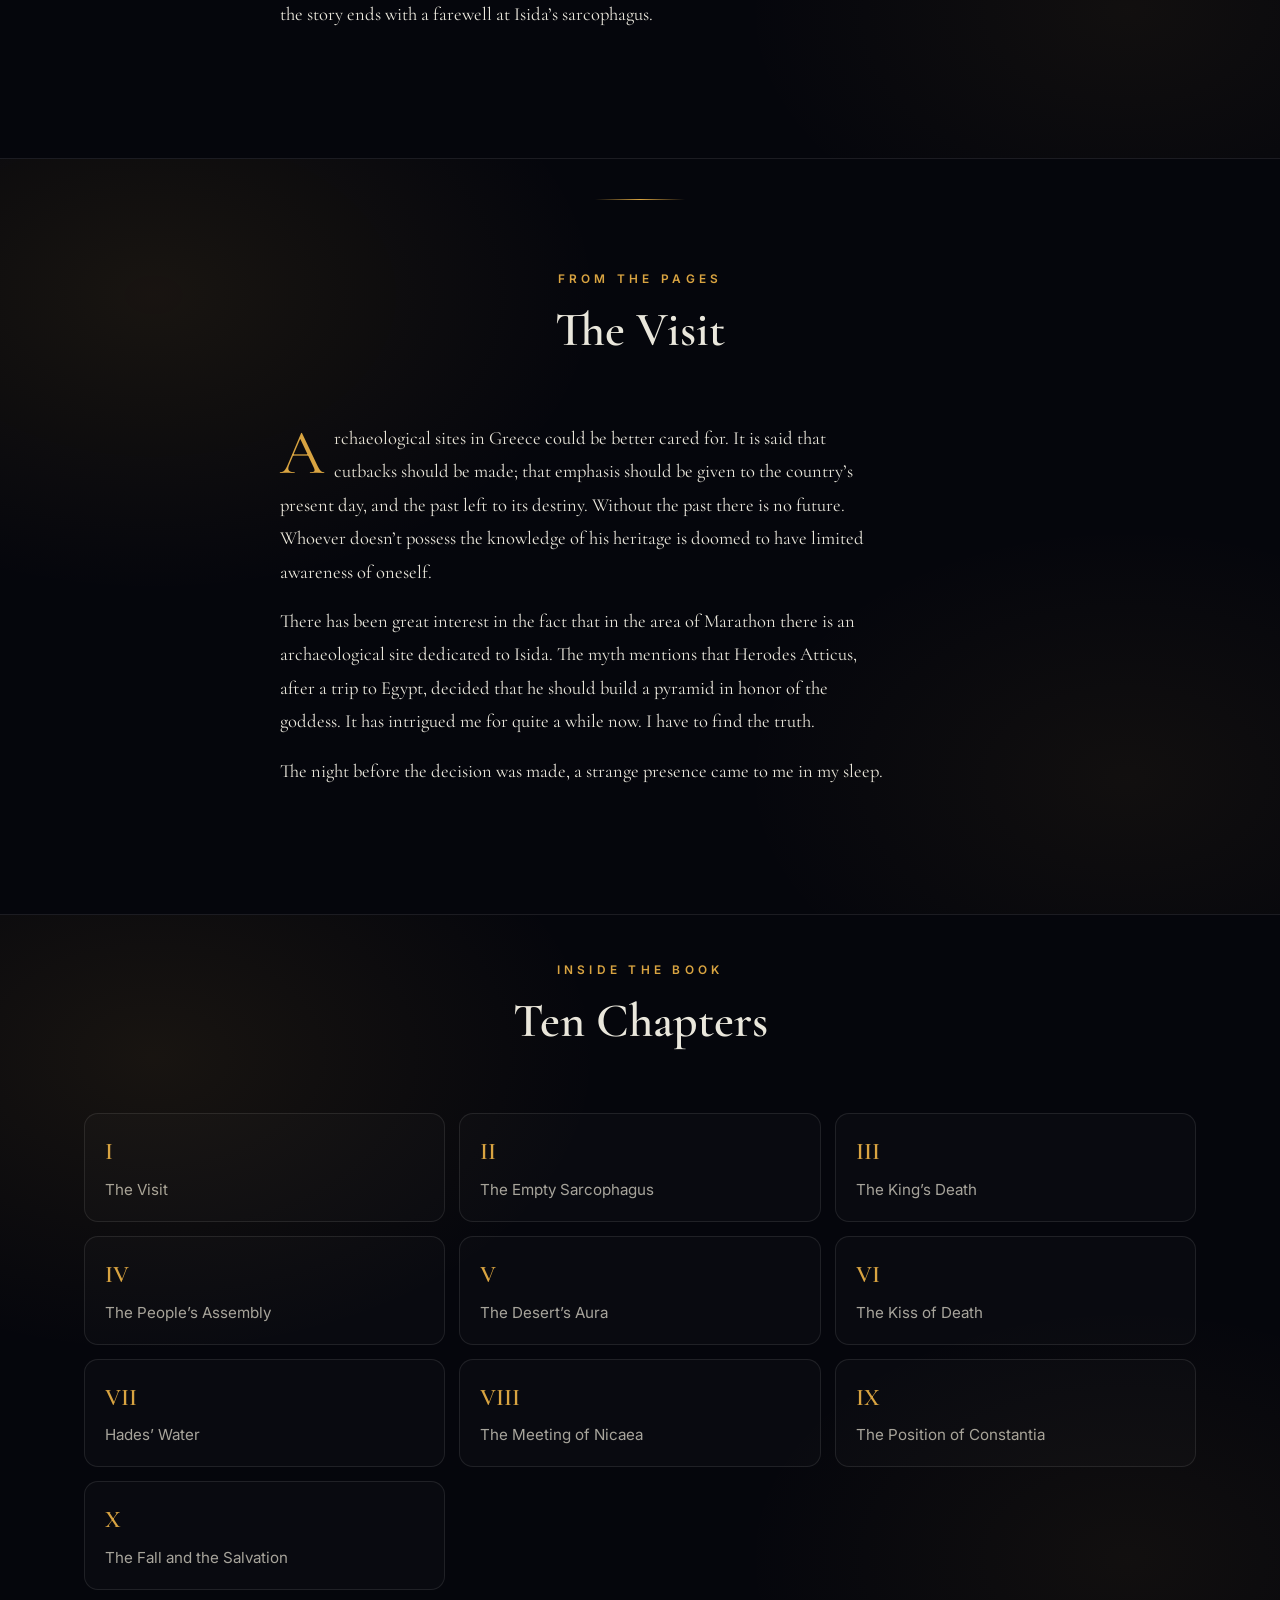
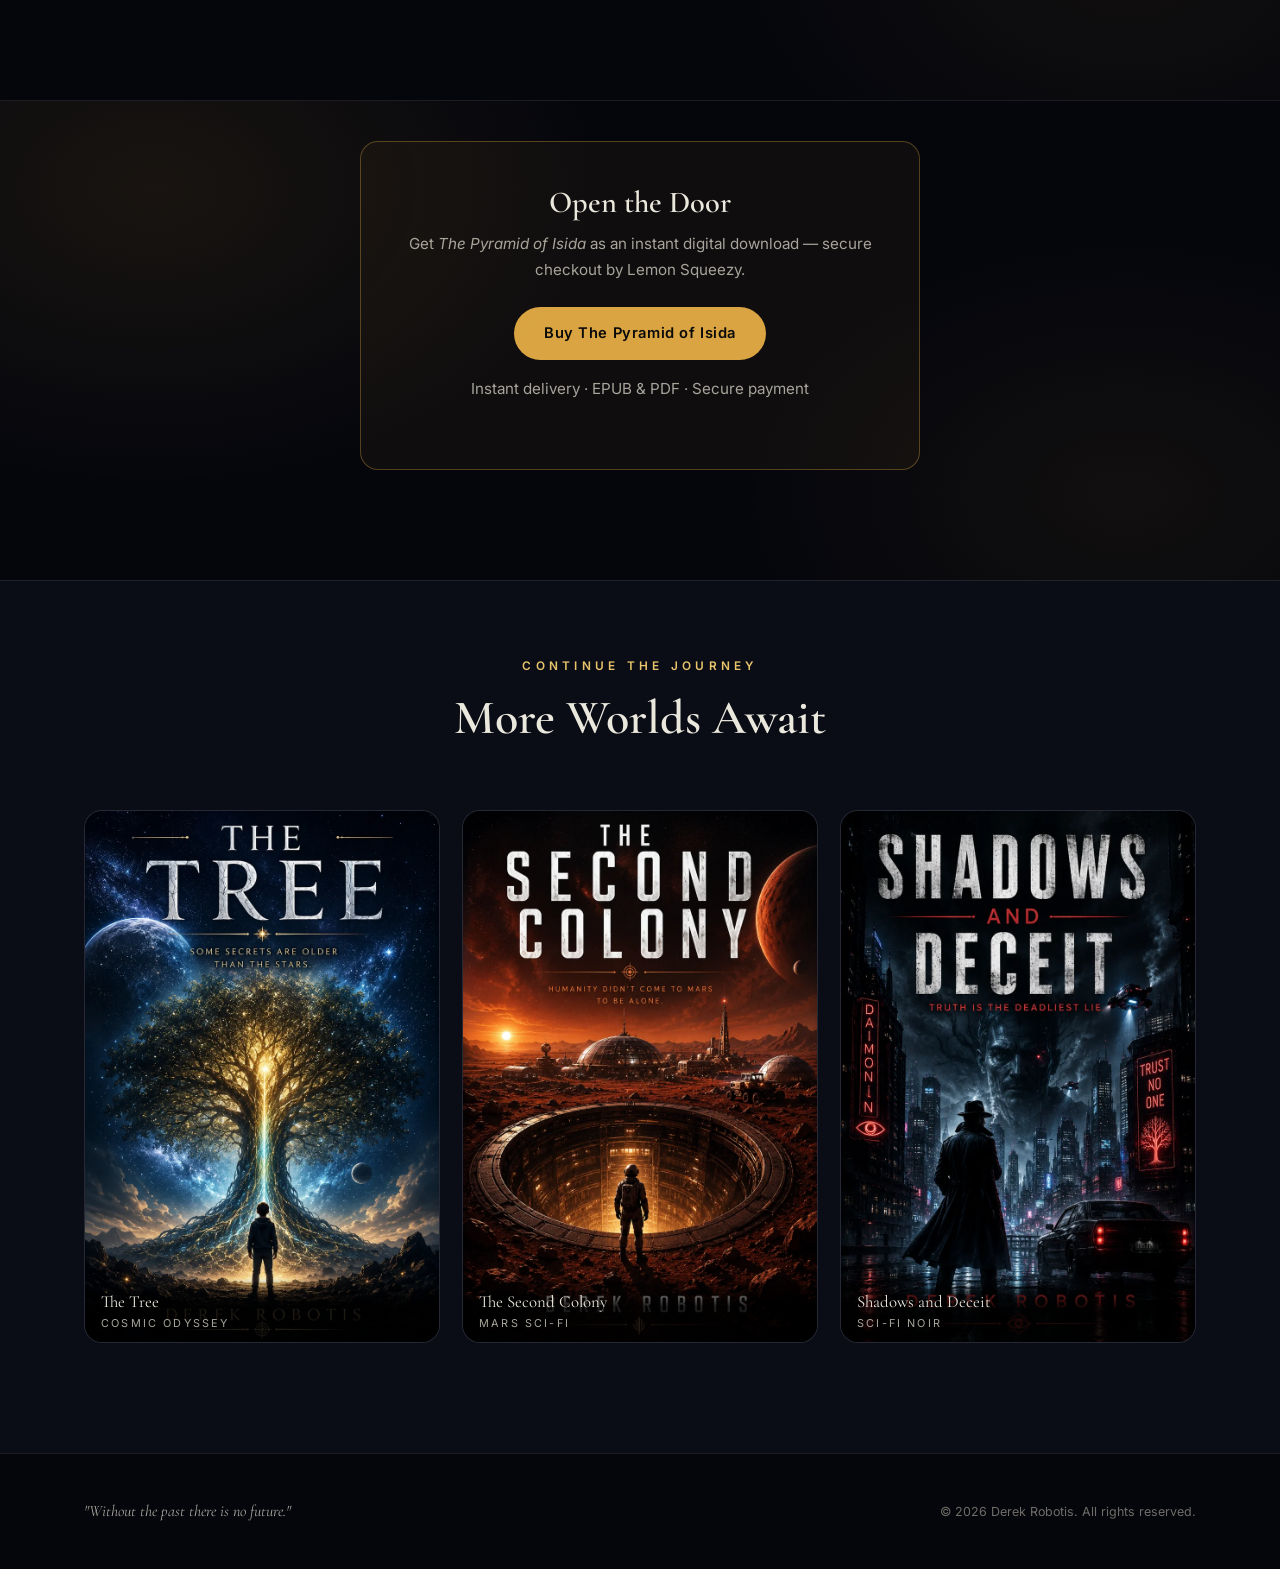
<file: isida.html>
<!DOCTYPE html>
<html lang="en">
<head>
  <meta charset="UTF-8" />
  <meta name="viewport" content="width=device-width, initial-scale=1.0" />
  <title>The Pyramid of Isida — Derek Robotis | Myth &amp; Time</title>
  <meta name="description" content="The Pyramid of Isida by Derek Robotis — an archaeologist digs at Marathon and opens a door through time. Read an excerpt and buy the book." />
  <meta name="robots" content="index, follow" />
  <meta name="author" content="Derek Robotis" />
  <meta name="theme-color" content="#05060c" />
  <link rel="canonical" href="https://arisregklis.github.io/derek/isida.html" />
  <meta property="og:title" content="The Pyramid of Isida — Derek Robotis" />
  <meta property="og:description" content="Beneath the soil of Marathon: an empty sarcophagus, and a door onto another era." />
  <meta property="og:type" content="book" />
  <meta property="og:url" content="https://arisregklis.github.io/derek/isida.html" />
  <link rel="preconnect" href="https://fonts.googleapis.com" />
  <link rel="preconnect" href="https://fonts.gstatic.com" crossorigin />
  <link href="https://fonts.googleapis.com/css2?family=Cormorant+Garamond:ital,wght@0,500;0,600;0,700;1,500&family=Inter:wght@400;500;600;700&display=swap" rel="stylesheet" />
  <link rel="stylesheet" href="assets/css/style.css?v=20260828" />
  <script>try{var t=localStorage.getItem("site-theme");if(t)document.documentElement.dataset.theme=t;}catch(e){}</script>
  <script src="assets/js/main.js?v=20260828" defer></script>
  <script src="https://assets.lemonsqueezy.com/lemon.js" defer></script>
  <script type="application/ld+json">
  {"@context":"https://schema.org","@type":"Book","name":"The Pyramid of Isida","author":{"@type":"Person","name":"Derek Robotis"},"genre":["Mystery","Historical Fantasy","Time Travel"],"url":"https://arisregklis.github.io/derek/isida.html"}
  </script>
</head>
<body>
  <a href="#main" class="skip-link sr-only">Skip to content</a>
  <div class="scroll-progress" aria-hidden="true"><span></span></div>

  <header class="nav">
    <div class="nav-inner">
      <a href="index.html" class="nav-logo">DEREK&nbsp;<em>ROBOTIS</em></a>
      <nav aria-label="Main navigation">
        <ul class="nav-links" id="nav-links">
          <li><a href="index.html">Home</a></li>
          <li><a href="index.html#library">The Books</a></li>
          <li><a href="tree.html">The Tree</a></li>
          <li><a href="colony.html">Second Colony</a></li>
          <li><a href="shadows.html">Shadows</a></li>
          <li><a href="about.html">Author</a></li>
        </ul>
      </nav>
      <div class="theme-wrap">
        <button class="theme-btn" aria-expanded="false" aria-label="Change site colours" title="Change colours">
          <svg viewBox="0 0 24 24" fill="none" aria-hidden="true">
            <path d="M12 3a9 9 0 1 0 0 18c1.4 0 2-.9 2-1.8 0-.8-.5-1.2-.5-2 0-1 .8-1.7 1.9-1.7H17A5 5 0 0 0 21 11c-.4-4.5-4.3-8-9-8Z" stroke="currentColor" stroke-width="1.6"/>
            <circle cx="7.5" cy="11" r="1.3" fill="#e8c56b"/><circle cx="11" cy="7.5" r="1.3" fill="#ff6b3d"/>
            <circle cx="15.5" cy="8.5" r="1.3" fill="#35e0c8"/><circle cx="8.5" cy="15.5" r="1.3" fill="#d9a441"/>
          </svg>
        </button>
        <div class="theme-pop" role="menu" aria-label="Colour themes">
          <p class="theme-pop-label">Site Colour</p>
          <div class="theme-swatches">
            <button class="swatch" data-theme="tree" role="menuitem" aria-label="Cosmic Gold"></button>
            <button class="swatch" data-theme="colony" role="menuitem" aria-label="Mars Red"></button>
            <button class="swatch" data-theme="noir" role="menuitem" aria-label="Neon Teal"></button>
            <button class="swatch" data-theme="isida" role="menuitem" aria-label="Ancient Amber"></button>
          </div>
          <div class="swatch-names"><span>Gold</span><span>Mars</span><span>Neon</span><span>Amber</span></div>
        </div>
      </div>
      <button class="nav-burger" aria-expanded="false" aria-controls="nav-links" aria-label="Open menu">
        <span></span><span></span><span></span>
      </button>
    </div>
  </header>

  <main id="main">
    <section id="isida" class="section book isida page-hero">
      <div class="wrap">
        <p class="breadcrumb"><a href="index.html">Home</a><span class="sep">/</span><a href="index.html#library">The Books</a><span class="sep">/</span>The Pyramid of Isida</p>
        <div class="book-grid">
          <div class="book-cover reveal" data-dir="left">
            <div class="cover-glow" aria-hidden="true"></div>
            <div class="cover-frame">
              <img class="cover-img" src="assets/images/isida.webp" alt="The Pyramid of Isida — cover" loading="lazy" width="820" height="1230">
            </div>
          </div>
          <div class="book-info reveal" data-dir="right">
            <span class="book-series">A Door Through Time</span>
            <h1 class="book-title">The Pyramid of Isida</h1>
            <div class="book-tags"><span class="tag">Archaeology</span><span class="tag">Greek Myth</span><span class="tag">Time Travel</span></div>
            <p class="book-blurb">Archaeologist Aristides has heard the myth all his life: that Herodes Atticus, returning from Egypt, raised a pyramid at Marathon in honor of the goddess Isida. The Academy votes down the dig. He goes anyway.</p>
            <blockquote class="book-quote">"Without the past there is no future. Whoever doesn&rsquo;t possess the knowledge of his heritage is doomed to have limited awareness of oneself."<cite>— The Pyramid of Isida, Chapter 1</cite></blockquote>
            <div class="book-actions">
              <!-- TODO: Replace with your Lemon Squeezy product link -->
              <a href="https://YOURSTORE.lemonsqueezy.com/buy/PRODUCT-ID-ISIDA?embed=1" class="lemonsqueezy-button btn btn-solid btn-sm">Buy the Book</a>
              <a href="#excerpt" class="btn btn-ghost btn-sm">Read an Excerpt</a>
            </div>
          </div>
        </div>
      </div>
    </section>

    <section class="section book isida" style="padding-top:70px">
      <div class="wrap">
        <div class="section-head reveal">
          <span class="eyebrow">The Story</span>
          <h2 class="section-title">The Dig at Marathon</h2>
        </div>
        <div class="prose reveal" style="max-width:720px;margin:0 auto">
          <p>Greece leaves its past to its destiny — cutbacks, bureaucracy, an Academy that gets tired just thinking about anything new. But the myth of Isida&rsquo;s pyramid at Marathon has intrigued Aristides too long, and with his colleague Andromache standing by him with all her powers, the vote against them becomes the beginning, not the end.</p>
          <p>What they uncover beneath the soil of Attica is an empty sarcophagus — and a door that does not open onto a burial chamber, but onto another era. A strange presence had already come to Aristides in his sleep the night before the Academy&rsquo;s decision. Now he learns what it wanted.</p>
          <p>On the far side of the door wait a king&rsquo;s death and a People&rsquo;s Assembly, the aura of the desert and the waters of Hades, the meeting of Nicaea and the kiss of death itself. To come home, Aristides must resist the call of the siren, heed the Founder&rsquo;s warning, and carry back a knowledge that will not leave his family untouched — for the story ends with a farewell at Isida&rsquo;s sarcophagus.</p>
        </div>
      </div>
    </section>

    <section id="excerpt" class="section book isida" style="padding-top:40px">
      <div class="wrap">
        <div class="section-divider reveal"></div>
        <div class="section-head reveal" style="margin-top:64px">
          <span class="eyebrow">From the Pages</span>
          <h2 class="section-title">The Visit</h2>
        </div>
        <div class="prose dropcap reveal" style="max-width:720px;margin:0 auto">
          <p>Archaeological sites in Greece could be better cared for. It is said that cutbacks should be made; that emphasis should be given to the country&rsquo;s present day, and the past left to its destiny. Without the past there is no future. Whoever doesn&rsquo;t possess the knowledge of his heritage is doomed to have limited awareness of oneself.</p>
          <p>There has been great interest in the fact that in the area of Marathon there is an archaeological site dedicated to Isida. The myth mentions that Herodes Atticus, after a trip to Egypt, decided that he should build a pyramid in honor of the goddess. It has intrigued me for quite a while now. I have to find the truth.</p>
          <p>The night before the decision was made, a strange presence came to me in my sleep.</p>
        </div>
      </div>
    </section>

    <section class="section book isida" style="padding-top:40px">
      <div class="wrap">
        <div class="section-head reveal">
          <span class="eyebrow">Inside the Book</span>
          <h2 class="section-title">Ten Chapters</h2>
        </div>
        <ol class="chapter-grid reveal">
          <li><b>I</b> The Visit</li>
          <li><b>II</b> The Empty Sarcophagus</li>
          <li><b>III</b> The King&rsquo;s Death</li>
          <li><b>IV</b> The People&rsquo;s Assembly</li>
          <li><b>V</b> The Desert&rsquo;s Aura</li>
          <li><b>VI</b> The Kiss of Death</li>
          <li><b>VII</b> Hades&rsquo; Water</li>
          <li><b>VIII</b> The Meeting of Nicaea</li>
          <li><b>IX</b> The Position of Constantia</li>
          <li><b>X</b> The Fall and the Salvation</li>
        </ol>
      </div>
    </section>

    <section class="section book isida" style="padding-top:40px">
      <div class="wrap">
        <div class="buy-panel reveal">
          <h3>Open the Door</h3>
          <p>Get <em>The Pyramid of Isida</em> as an instant digital download — secure checkout by Lemon Squeezy.</p>
          <!-- TODO: Replace with your Lemon Squeezy product link -->
          <a href="https://YOURSTORE.lemonsqueezy.com/buy/PRODUCT-ID-ISIDA?embed=1" class="lemonsqueezy-button btn btn-solid">Buy The Pyramid of Isida</a>
          <p class="buy-note">Instant delivery · EPUB &amp; PDF · Secure payment</p>
        </div>
      </div>
    </section>

    <section class="section universe" style="padding-top:70px">
      <div class="wrap">
        <div class="section-head reveal">
          <span class="eyebrow">Continue the Journey</span>
          <h2 class="section-title">More Worlds Await</h2>
        </div>
        <div class="next-books">
          <a href="tree.html" class="shelf-card reveal">
            <img class="cover-img" src="assets/images/tree.webp" alt="The Tree — cover" loading="lazy" width="820" height="1230">
            <span class="shelf-label">The Tree<small>Cosmic Odyssey</small></span>
          </a>
          <a href="colony.html" class="shelf-card reveal" style="transition-delay:.18s">
            <img class="cover-img" src="assets/images/colony.webp" alt="The Second Colony — cover" loading="lazy" width="820" height="1230">
            <span class="shelf-label">The Second Colony<small>Mars Sci-Fi</small></span>
          </a>
          <a href="shadows.html" class="shelf-card reveal" style="transition-delay:.28s">
            <img class="cover-img" src="assets/images/shadows.webp" alt="Shadows and Deceit — cover" loading="lazy" width="820" height="1230">
            <span class="shelf-label">Shadows and Deceit<small>Sci-Fi Noir</small></span>
          </a>
        </div>
      </div>
    </section>
  </main>

  <footer class="footer">
    <div class="wrap footer-inner">
      <p class="footer-quote">"Without the past there is no future."</p>
      <small>© <span id="year">2026</span> Derek Robotis. All rights reserved.</small>
    </div>
  </footer>

  <button class="to-top" aria-label="Back to top">
    <svg viewBox="0 0 24 24" fill="none" aria-hidden="true">
      <path d="M12 2c2.6 1.8 4 4.6 4 8l-1.2 5H9.2L8 10c0-3.4 1.4-6.2 4-8Z" fill="#e8c56b"/>
      <circle cx="12" cy="9" r="1.6" fill="#05060c"/>
      <path d="M8.4 13.5 6 17l3-.6M15.6 13.5 18 17l-3-.6" stroke="#e8c56b" stroke-width="1.4" stroke-linejoin="round"/>
      <path d="M12 15.6v4" stroke="#ff9e4f" stroke-width="1.8" stroke-linecap="round"/>
    </svg>
  </button>
</body>
</html>
</file>
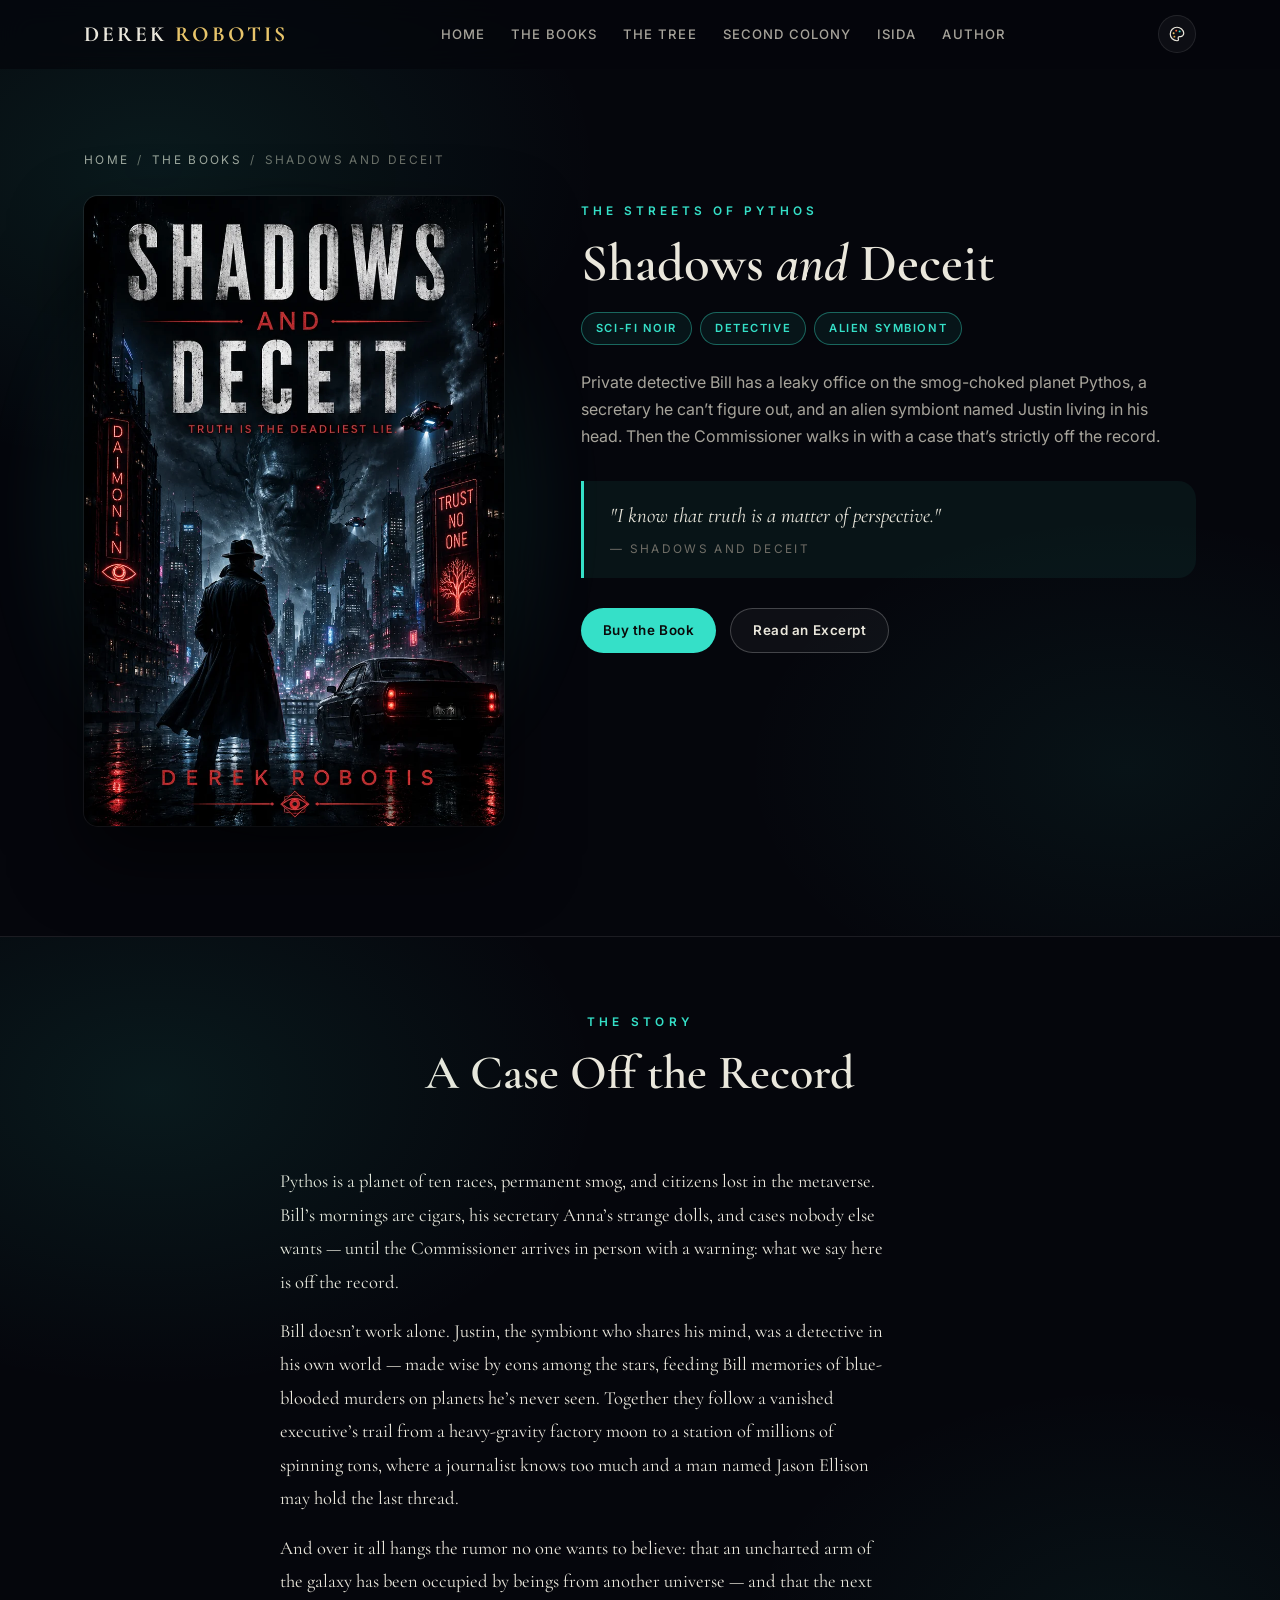
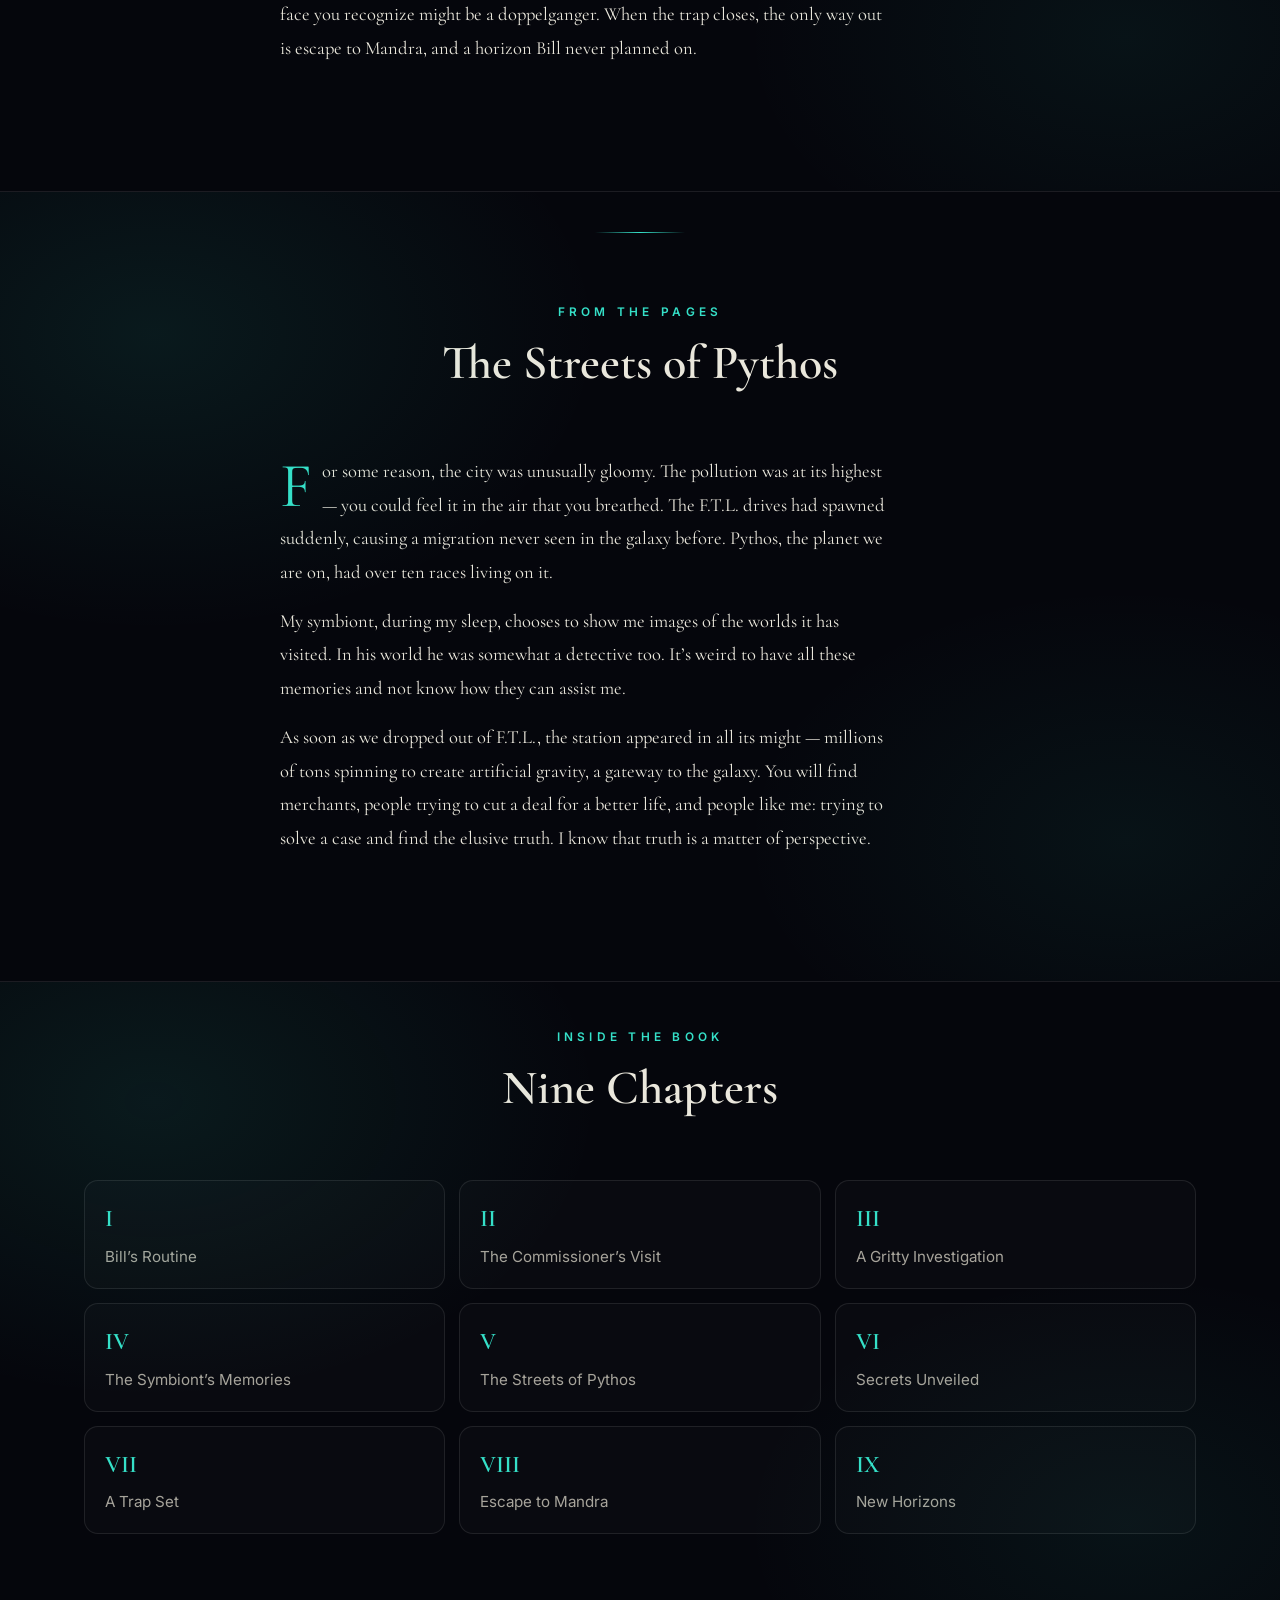
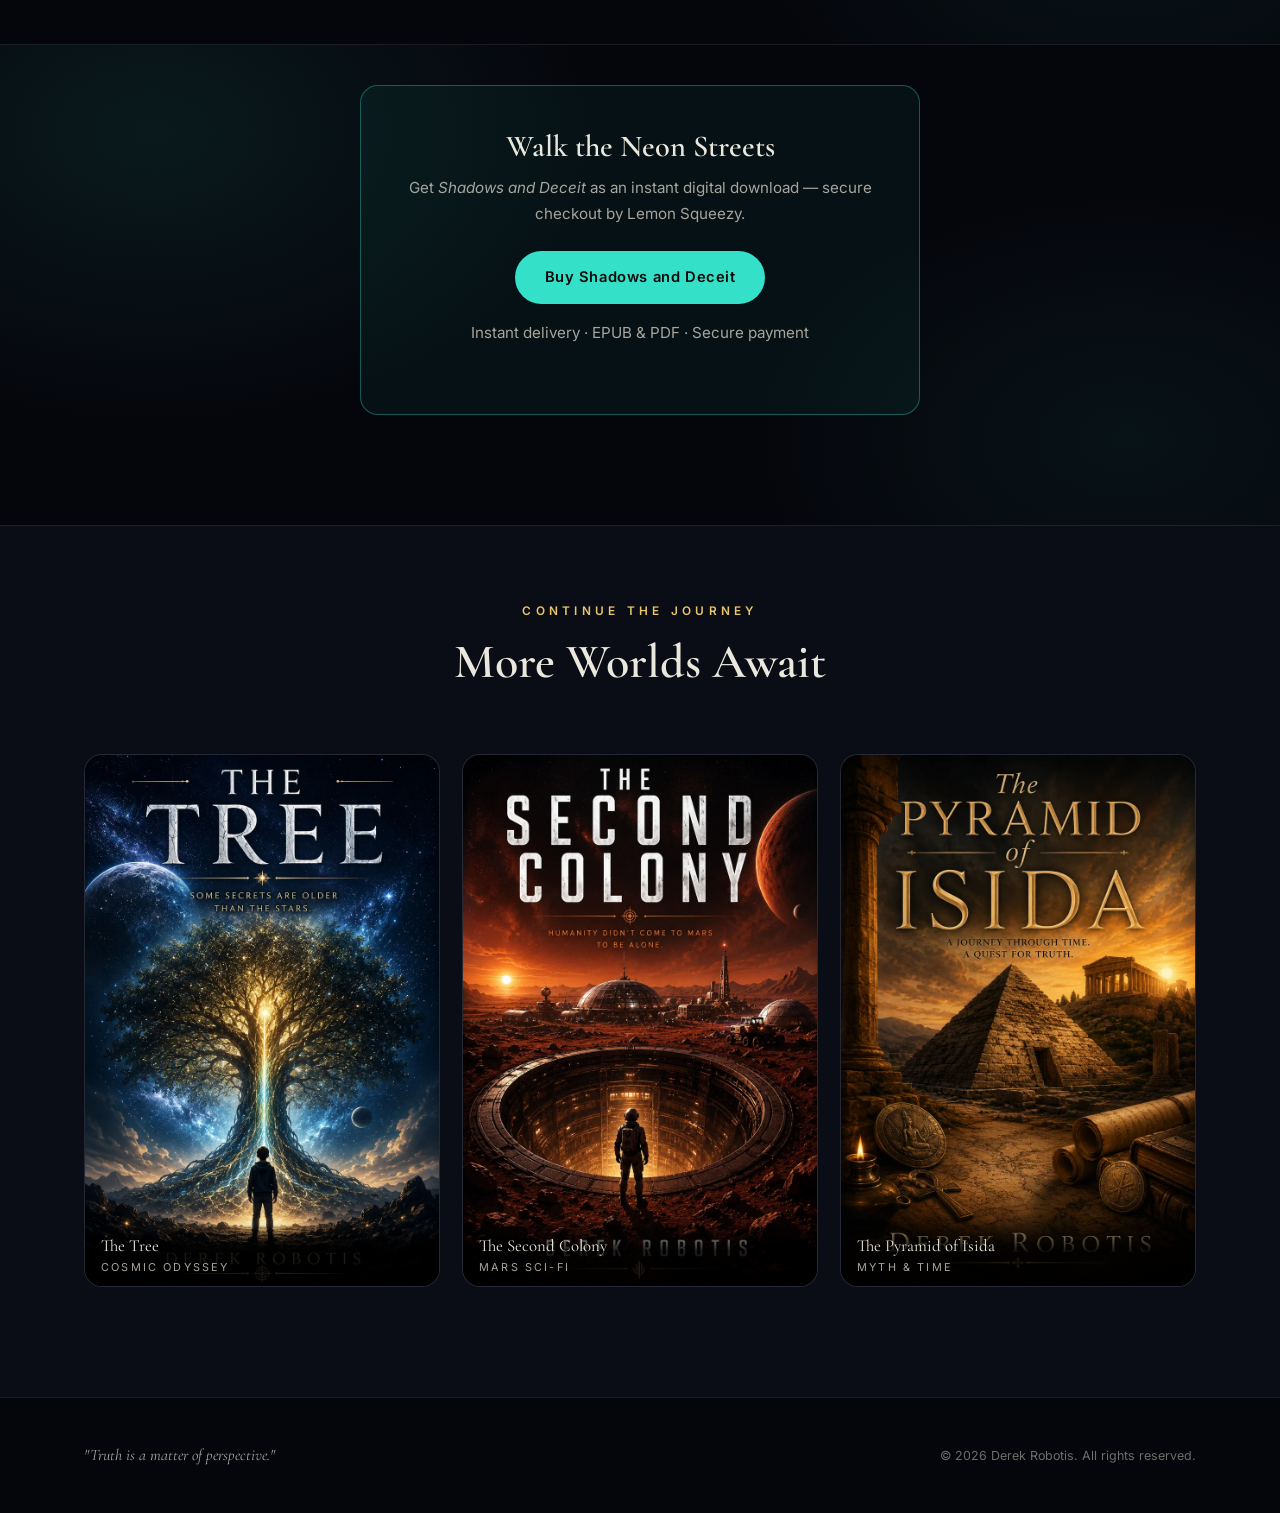
<file: shadows.html>
<!DOCTYPE html>
<html lang="en">
<head>
  <meta charset="UTF-8" />
  <meta name="viewport" content="width=device-width, initial-scale=1.0" />
  <title>Shadows and Deceit — Derek Robotis | Sci-Fi Noir</title>
  <meta name="description" content="Shadows and Deceit by Derek Robotis — a detective and his alien symbiont take an off-the-record case on the smog-choked planet Pythos. Read an excerpt and buy the book." />
  <meta name="robots" content="index, follow" />
  <meta name="author" content="Derek Robotis" />
  <meta name="theme-color" content="#05060c" />
  <link rel="canonical" href="https://arisregklis.github.io/derek/shadows.html" />
  <meta property="og:title" content="Shadows and Deceit — Derek Robotis" />
  <meta property="og:description" content="On planet Pythos, every face might be a doppelganger — and truth is a matter of perspective." />
  <meta property="og:type" content="book" />
  <meta property="og:url" content="https://arisregklis.github.io/derek/shadows.html" />
  <link rel="preconnect" href="https://fonts.googleapis.com" />
  <link rel="preconnect" href="https://fonts.gstatic.com" crossorigin />
  <link href="https://fonts.googleapis.com/css2?family=Cormorant+Garamond:ital,wght@0,500;0,600;0,700;1,500&family=Inter:wght@400;500;600;700&display=swap" rel="stylesheet" />
  <link rel="stylesheet" href="assets/css/style.css?v=20260828" />
  <script>try{var t=localStorage.getItem("site-theme");if(t)document.documentElement.dataset.theme=t;}catch(e){}</script>
  <script src="assets/js/main.js?v=20260828" defer></script>
  <script src="https://assets.lemonsqueezy.com/lemon.js" defer></script>
  <script type="application/ld+json">
  {"@context":"https://schema.org","@type":"Book","name":"Shadows and Deceit","author":{"@type":"Person","name":"Derek Robotis"},"genre":["Science Fiction","Noir","Detective"],"url":"https://arisregklis.github.io/derek/shadows.html"}
  </script>
</head>
<body>
  <a href="#main" class="skip-link sr-only">Skip to content</a>
  <div class="scroll-progress" aria-hidden="true"><span></span></div>

  <header class="nav">
    <div class="nav-inner">
      <a href="index.html" class="nav-logo">DEREK&nbsp;<em>ROBOTIS</em></a>
      <nav aria-label="Main navigation">
        <ul class="nav-links" id="nav-links">
          <li><a href="index.html">Home</a></li>
          <li><a href="index.html#library">The Books</a></li>
          <li><a href="tree.html">The Tree</a></li>
          <li><a href="colony.html">Second Colony</a></li>
          <li><a href="isida.html">Isida</a></li>
          <li><a href="about.html">Author</a></li>
        </ul>
      </nav>
      <div class="theme-wrap">
        <button class="theme-btn" aria-expanded="false" aria-label="Change site colours" title="Change colours">
          <svg viewBox="0 0 24 24" fill="none" aria-hidden="true">
            <path d="M12 3a9 9 0 1 0 0 18c1.4 0 2-.9 2-1.8 0-.8-.5-1.2-.5-2 0-1 .8-1.7 1.9-1.7H17A5 5 0 0 0 21 11c-.4-4.5-4.3-8-9-8Z" stroke="currentColor" stroke-width="1.6"/>
            <circle cx="7.5" cy="11" r="1.3" fill="#e8c56b"/><circle cx="11" cy="7.5" r="1.3" fill="#ff6b3d"/>
            <circle cx="15.5" cy="8.5" r="1.3" fill="#35e0c8"/><circle cx="8.5" cy="15.5" r="1.3" fill="#d9a441"/>
          </svg>
        </button>
        <div class="theme-pop" role="menu" aria-label="Colour themes">
          <p class="theme-pop-label">Site Colour</p>
          <div class="theme-swatches">
            <button class="swatch" data-theme="tree" role="menuitem" aria-label="Cosmic Gold"></button>
            <button class="swatch" data-theme="colony" role="menuitem" aria-label="Mars Red"></button>
            <button class="swatch" data-theme="noir" role="menuitem" aria-label="Neon Teal"></button>
            <button class="swatch" data-theme="isida" role="menuitem" aria-label="Ancient Amber"></button>
          </div>
          <div class="swatch-names"><span>Gold</span><span>Mars</span><span>Neon</span><span>Amber</span></div>
        </div>
      </div>
      <button class="nav-burger" aria-expanded="false" aria-controls="nav-links" aria-label="Open menu">
        <span></span><span></span><span></span>
      </button>
    </div>
  </header>

  <main id="main">
    <section id="noir" class="section book noir page-hero">
      <div class="wrap">
        <p class="breadcrumb"><a href="index.html">Home</a><span class="sep">/</span><a href="index.html#library">The Books</a><span class="sep">/</span>Shadows and Deceit</p>
        <div class="book-grid">
          <div class="book-cover reveal" data-dir="left">
            <div class="cover-glow" aria-hidden="true"></div>
            <div class="cover-frame">
              <img class="cover-img" src="assets/images/shadows.webp" alt="Shadows and Deceit — cover" loading="lazy" width="820" height="1230">
            </div>
          </div>
          <div class="book-info reveal" data-dir="right">
            <span class="book-series">The Streets of Pythos</span>
            <h1 class="book-title">Shadows <span style="font-style:italic">and</span> Deceit</h1>
            <div class="book-tags"><span class="tag">Sci-Fi Noir</span><span class="tag">Detective</span><span class="tag">Alien Symbiont</span></div>
            <p class="book-blurb">Private detective Bill has a leaky office on the smog-choked planet Pythos, a secretary he can&rsquo;t figure out, and an alien symbiont named Justin living in his head. Then the Commissioner walks in with a case that&rsquo;s strictly off the record.</p>
            <blockquote class="book-quote">"I know that truth is a matter of perspective."<cite>— Shadows and Deceit</cite></blockquote>
            <div class="book-actions">
              <!-- TODO: Replace with your Lemon Squeezy product link -->
              <a href="https://YOURSTORE.lemonsqueezy.com/buy/PRODUCT-ID-SHADOWS?embed=1" class="lemonsqueezy-button btn btn-solid btn-sm">Buy the Book</a>
              <a href="#excerpt" class="btn btn-ghost btn-sm">Read an Excerpt</a>
            </div>
          </div>
        </div>
      </div>
    </section>

    <section class="section book noir" style="padding-top:70px">
      <div class="wrap">
        <div class="section-head reveal">
          <span class="eyebrow">The Story</span>
          <h2 class="section-title">A Case Off the Record</h2>
        </div>
        <div class="prose reveal" style="max-width:720px;margin:0 auto">
          <p>Pythos is a planet of ten races, permanent smog, and citizens lost in the metaverse. Bill&rsquo;s mornings are cigars, his secretary Anna&rsquo;s strange dolls, and cases nobody else wants — until the Commissioner arrives in person with a warning: what we say here is off the record.</p>
          <p>Bill doesn&rsquo;t work alone. Justin, the symbiont who shares his mind, was a detective in his own world — made wise by eons among the stars, feeding Bill memories of blue-blooded murders on planets he&rsquo;s never seen. Together they follow a vanished executive&rsquo;s trail from a heavy-gravity factory moon to a station of millions of spinning tons, where a journalist knows too much and a man named Jason Ellison may hold the last thread.</p>
          <p>And over it all hangs the rumor no one wants to believe: that an uncharted arm of the galaxy has been occupied by beings from another universe — and that the next face you recognize might be a doppelganger. When the trap closes, the only way out is escape to Mandra, and a horizon Bill never planned on.</p>
        </div>
      </div>
    </section>

    <section id="excerpt" class="section book noir" style="padding-top:40px">
      <div class="wrap">
        <div class="section-divider reveal"></div>
        <div class="section-head reveal" style="margin-top:64px">
          <span class="eyebrow">From the Pages</span>
          <h2 class="section-title">The Streets of Pythos</h2>
        </div>
        <div class="prose dropcap reveal" style="max-width:720px;margin:0 auto">
          <p>For some reason, the city was unusually gloomy. The pollution was at its highest — you could feel it in the air that you breathed. The F.T.L. drives had spawned suddenly, causing a migration never seen in the galaxy before. Pythos, the planet we are on, had over ten races living on it.</p>
          <p>My symbiont, during my sleep, chooses to show me images of the worlds it has visited. In his world he was somewhat a detective too. It&rsquo;s weird to have all these memories and not know how they can assist me.</p>
          <p>As soon as we dropped out of F.T.L., the station appeared in all its might — millions of tons spinning to create artificial gravity, a gateway to the galaxy. You will find merchants, people trying to cut a deal for a better life, and people like me: trying to solve a case and find the elusive truth. I know that truth is a matter of perspective.</p>
        </div>
      </div>
    </section>

    <section class="section book noir" style="padding-top:40px">
      <div class="wrap">
        <div class="section-head reveal">
          <span class="eyebrow">Inside the Book</span>
          <h2 class="section-title">Nine Chapters</h2>
        </div>
        <ol class="chapter-grid reveal">
          <li><b>I</b> Bill&rsquo;s Routine</li>
          <li><b>II</b> The Commissioner&rsquo;s Visit</li>
          <li><b>III</b> A Gritty Investigation</li>
          <li><b>IV</b> The Symbiont&rsquo;s Memories</li>
          <li><b>V</b> The Streets of Pythos</li>
          <li><b>VI</b> Secrets Unveiled</li>
          <li><b>VII</b> A Trap Set</li>
          <li><b>VIII</b> Escape to Mandra</li>
          <li><b>IX</b> New Horizons</li>
        </ol>
      </div>
    </section>

    <section class="section book noir" style="padding-top:40px">
      <div class="wrap">
        <div class="buy-panel reveal">
          <h3>Walk the Neon Streets</h3>
          <p>Get <em>Shadows and Deceit</em> as an instant digital download — secure checkout by Lemon Squeezy.</p>
          <!-- TODO: Replace with your Lemon Squeezy product link -->
          <a href="https://YOURSTORE.lemonsqueezy.com/buy/PRODUCT-ID-SHADOWS?embed=1" class="lemonsqueezy-button btn btn-solid">Buy Shadows and Deceit</a>
          <p class="buy-note">Instant delivery · EPUB &amp; PDF · Secure payment</p>
        </div>
      </div>
    </section>

    <section class="section universe" style="padding-top:70px">
      <div class="wrap">
        <div class="section-head reveal">
          <span class="eyebrow">Continue the Journey</span>
          <h2 class="section-title">More Worlds Await</h2>
        </div>
        <div class="next-books">
          <a href="tree.html" class="shelf-card reveal">
            <img class="cover-img" src="assets/images/tree.webp" alt="The Tree — cover" loading="lazy" width="820" height="1230">
            <span class="shelf-label">The Tree<small>Cosmic Odyssey</small></span>
          </a>
          <a href="colony.html" class="shelf-card reveal" style="transition-delay:.18s">
            <img class="cover-img" src="assets/images/colony.webp" alt="The Second Colony — cover" loading="lazy" width="820" height="1230">
            <span class="shelf-label">The Second Colony<small>Mars Sci-Fi</small></span>
          </a>
          <a href="isida.html" class="shelf-card reveal" style="transition-delay:.28s">
            <img class="cover-img" src="assets/images/isida.webp" alt="The Pyramid of Isida — cover" loading="lazy" width="820" height="1230">
            <span class="shelf-label">The Pyramid of Isida<small>Myth &amp; Time</small></span>
          </a>
        </div>
      </div>
    </section>
  </main>

  <footer class="footer">
    <div class="wrap footer-inner">
      <p class="footer-quote">"Truth is a matter of perspective."</p>
      <small>© <span id="year">2026</span> Derek Robotis. All rights reserved.</small>
    </div>
  </footer>

  <button class="to-top" aria-label="Back to top">
    <svg viewBox="0 0 24 24" fill="none" aria-hidden="true">
      <path d="M12 2c2.6 1.8 4 4.6 4 8l-1.2 5H9.2L8 10c0-3.4 1.4-6.2 4-8Z" fill="#e8c56b"/>
      <circle cx="12" cy="9" r="1.6" fill="#05060c"/>
      <path d="M8.4 13.5 6 17l3-.6M15.6 13.5 18 17l-3-.6" stroke="#e8c56b" stroke-width="1.4" stroke-linejoin="round"/>
      <path d="M12 15.6v4" stroke="#ff9e4f" stroke-width="1.8" stroke-linecap="round"/>
    </svg>
  </button>
</body>
</html>
</file>
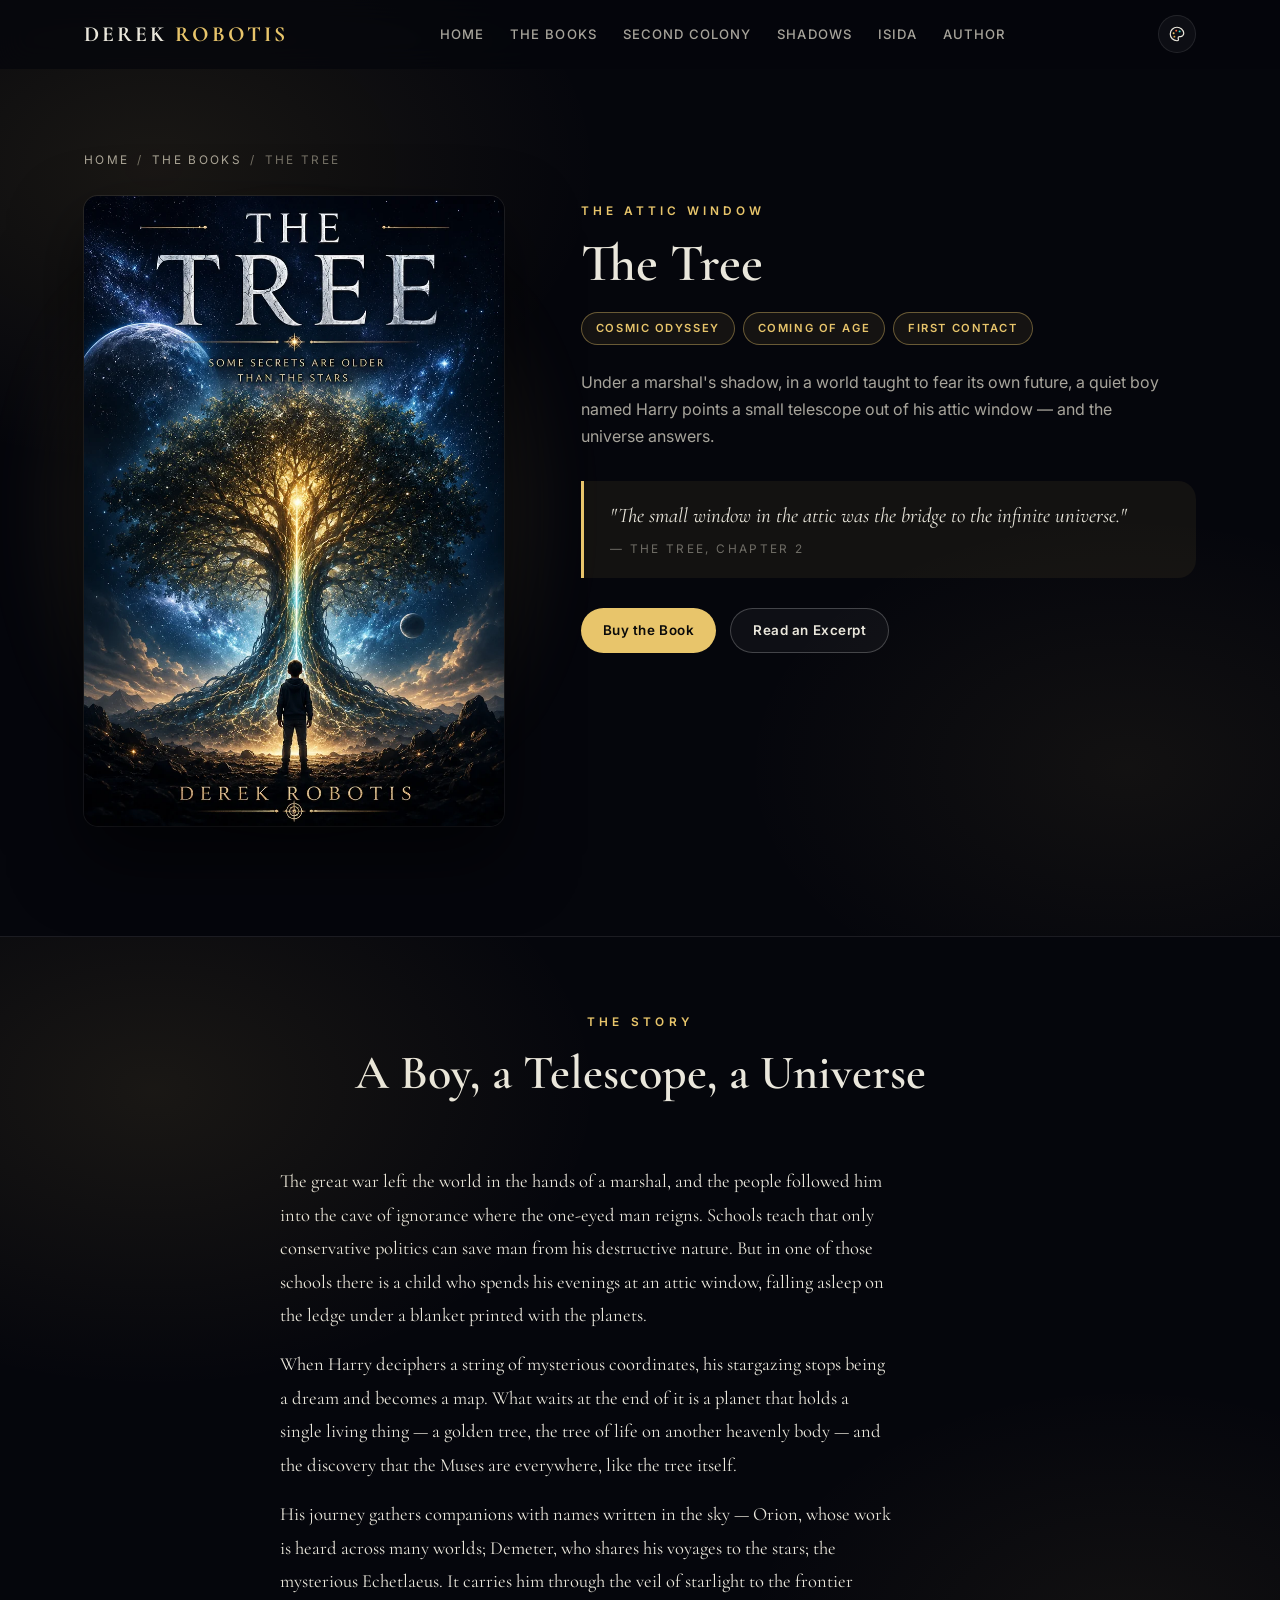
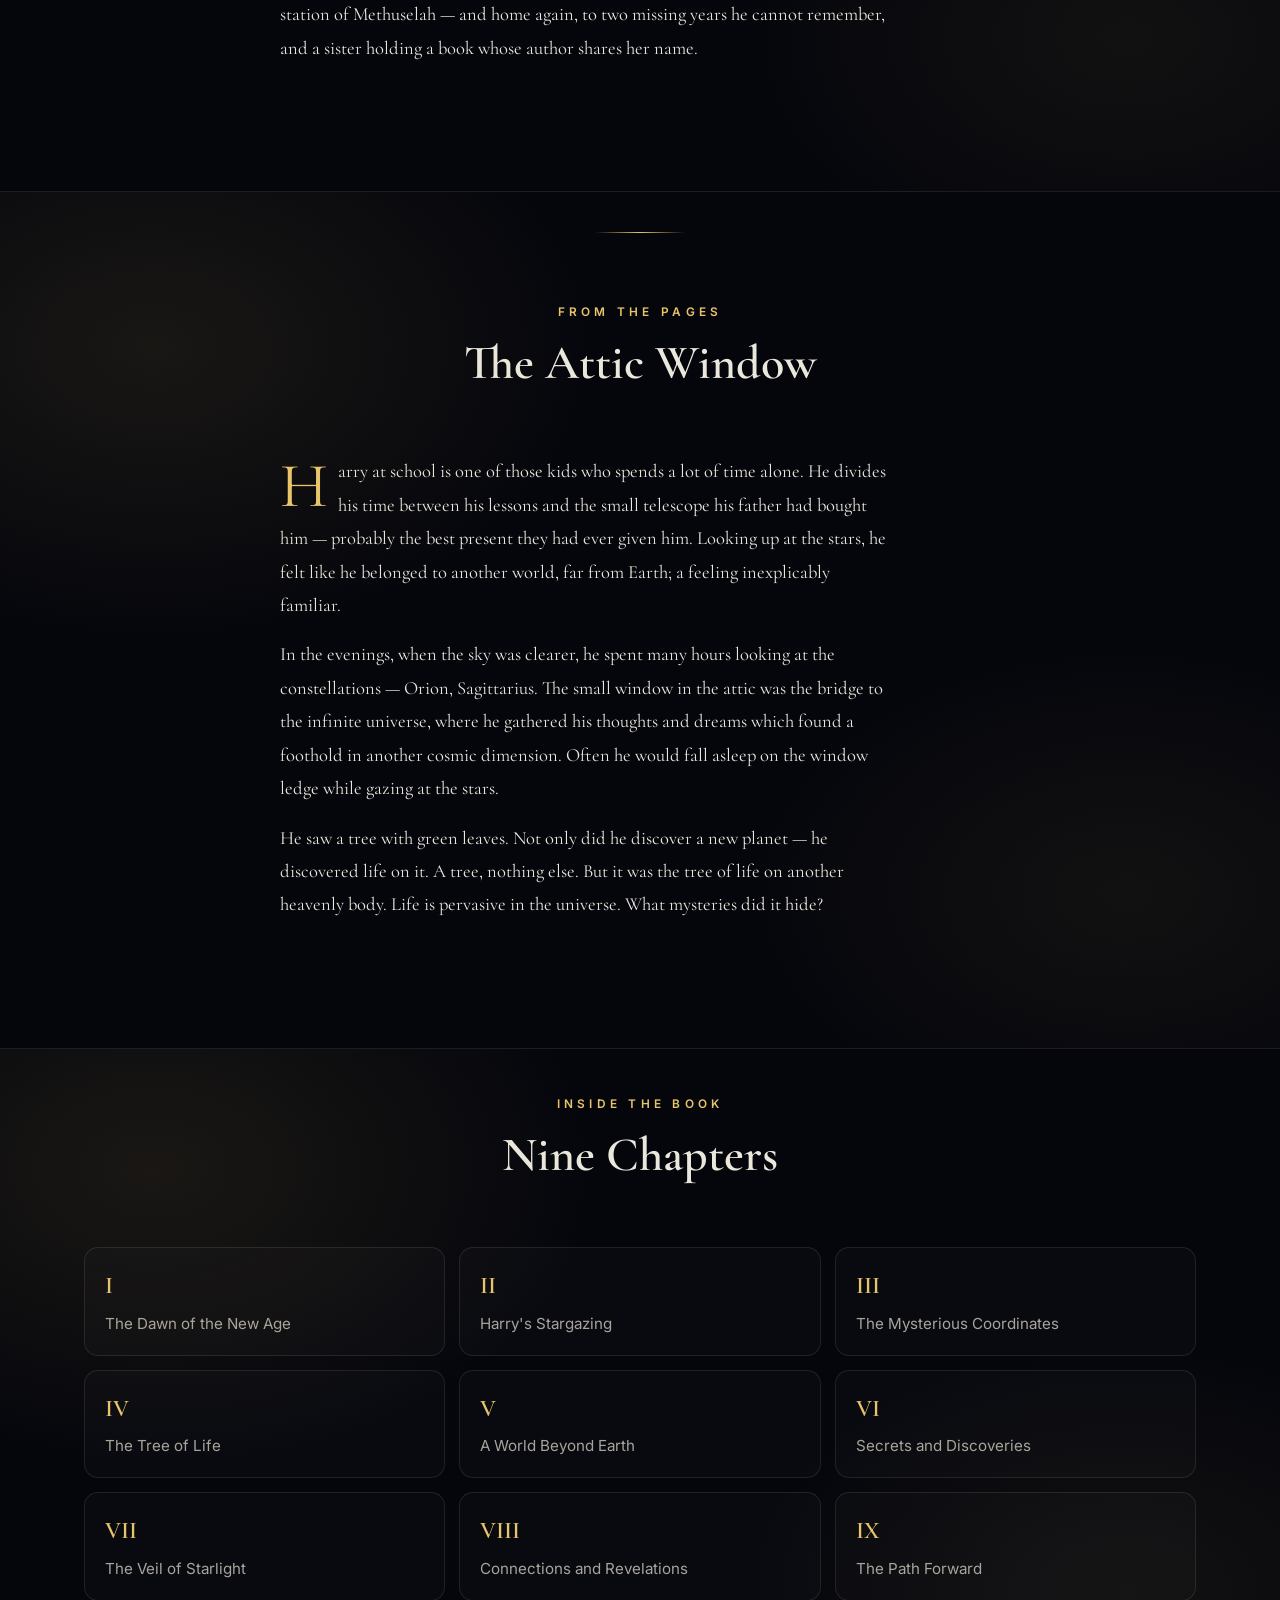
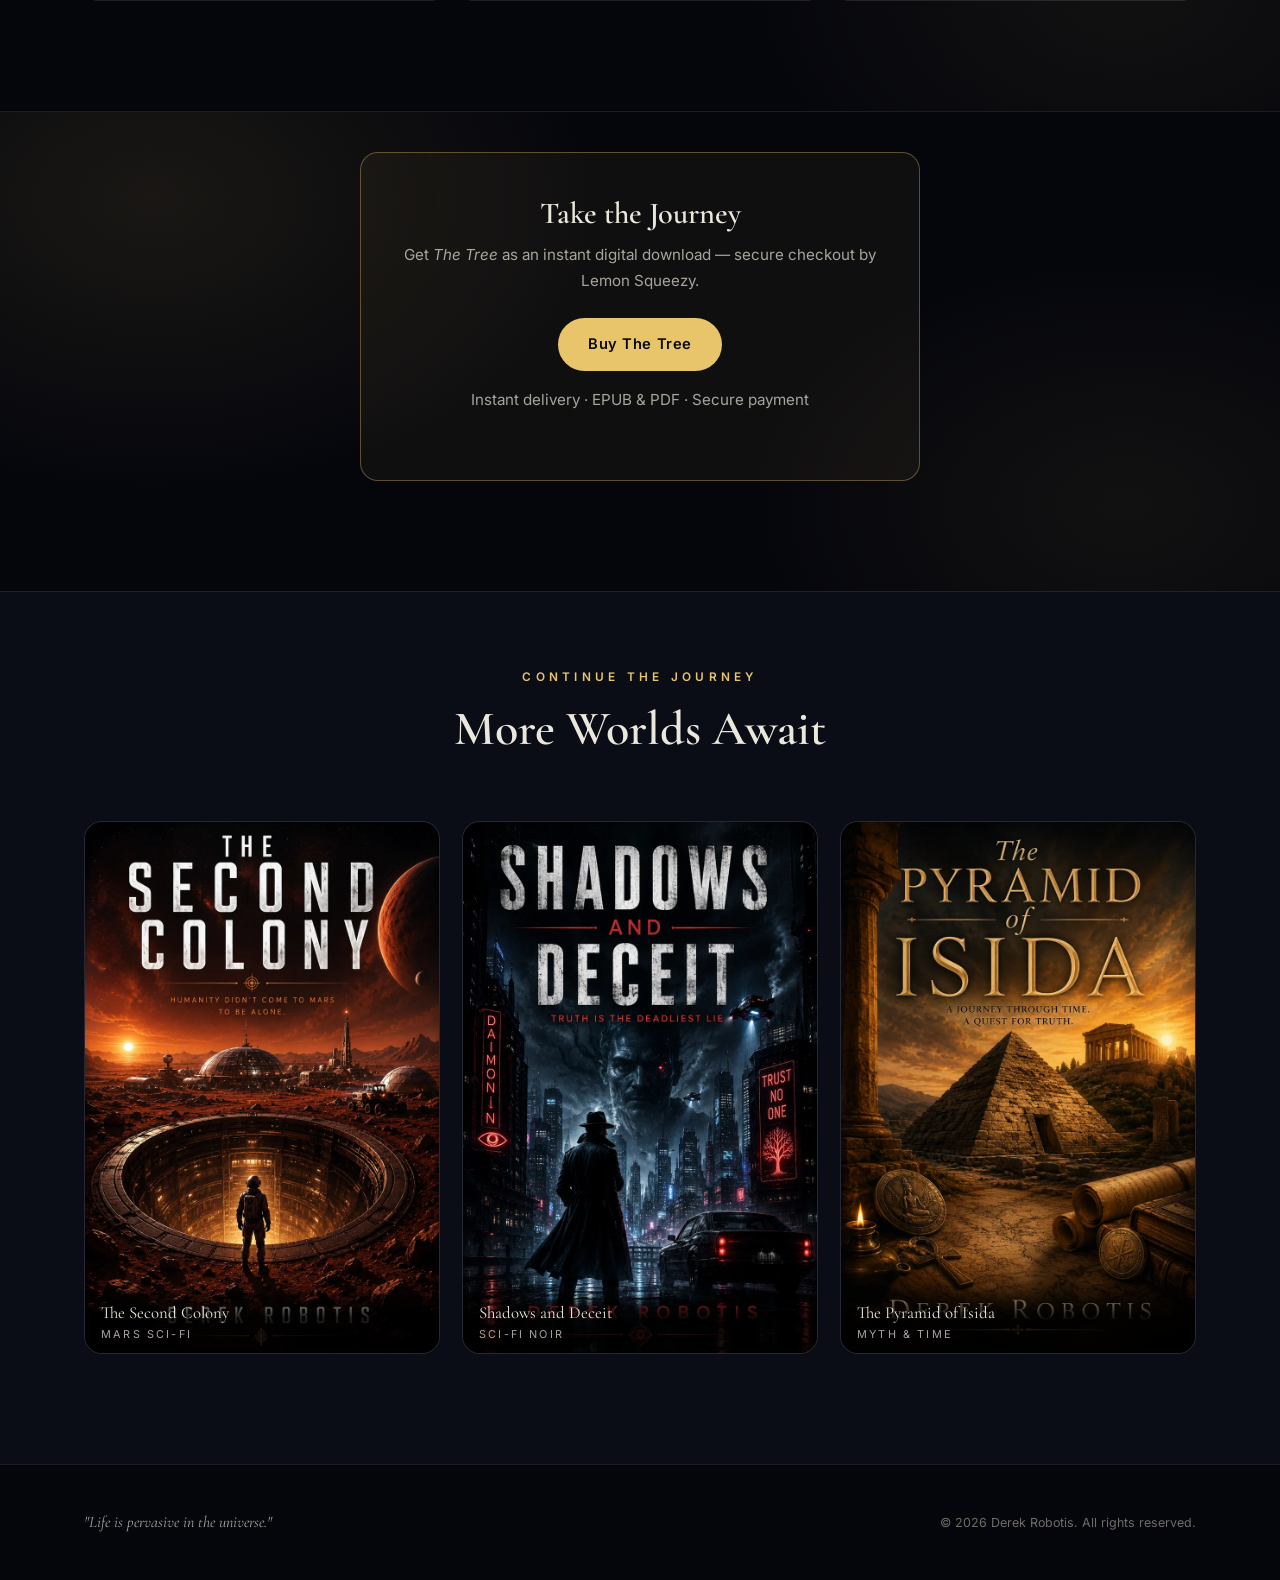
<file: tree.html>
<!DOCTYPE html>
<html lang="en">
<head>
  <meta charset="UTF-8" />
  <meta name="viewport" content="width=device-width, initial-scale=1.0" />
  <title>The Tree — Derek Robotis | A Cosmic Odyssey</title>
  <meta name="description" content="The Tree by Derek Robotis — a quiet boy, a small telescope, mysterious coordinates, and the tree of life on another world. Read an excerpt and buy the book." />
  <meta name="robots" content="index, follow" />
  <meta name="author" content="Derek Robotis" />
  <meta name="theme-color" content="#05060c" />
  <link rel="canonical" href="https://arisregklis.github.io/derek/tree.html" />
  <meta property="og:title" content="The Tree — Derek Robotis" />
  <meta property="og:description" content="A boy, a telescope, and the tree of life on another heavenly body." />
  <meta property="og:type" content="book" />
  <meta property="og:url" content="https://arisregklis.github.io/derek/tree.html" />
  <link rel="preconnect" href="https://fonts.googleapis.com" />
  <link rel="preconnect" href="https://fonts.gstatic.com" crossorigin />
  <link href="https://fonts.googleapis.com/css2?family=Cormorant+Garamond:ital,wght@0,500;0,600;0,700;1,500&family=Inter:wght@400;500;600;700&display=swap" rel="stylesheet" />
  <link rel="stylesheet" href="assets/css/style.css?v=20260828" />
  <script>try{var t=localStorage.getItem("site-theme");if(t)document.documentElement.dataset.theme=t;}catch(e){}</script>
  <script src="assets/js/main.js?v=20260828" defer></script>
  <script src="https://assets.lemonsqueezy.com/lemon.js" defer></script>
  <script type="application/ld+json">
  {"@context":"https://schema.org","@type":"Book","name":"The Tree","author":{"@type":"Person","name":"Derek Robotis"},"genre":["Science Fiction","Coming of Age"],"url":"https://arisregklis.github.io/derek/tree.html"}
  </script>
</head>
<body>
  <a href="#main" class="skip-link sr-only">Skip to content</a>
  <div class="scroll-progress" aria-hidden="true"><span></span></div>

  <header class="nav">
    <div class="nav-inner">
      <a href="index.html" class="nav-logo">DEREK&nbsp;<em>ROBOTIS</em></a>
      <nav aria-label="Main navigation">
        <ul class="nav-links" id="nav-links">
          <li><a href="index.html">Home</a></li>
          <li><a href="index.html#library">The Books</a></li>
          <li><a href="colony.html">Second Colony</a></li>
          <li><a href="shadows.html">Shadows</a></li>
          <li><a href="isida.html">Isida</a></li>
          <li><a href="about.html">Author</a></li>
        </ul>
      </nav>
      <div class="theme-wrap">
        <button class="theme-btn" aria-expanded="false" aria-label="Change site colours" title="Change colours">
          <svg viewBox="0 0 24 24" fill="none" aria-hidden="true">
            <path d="M12 3a9 9 0 1 0 0 18c1.4 0 2-.9 2-1.8 0-.8-.5-1.2-.5-2 0-1 .8-1.7 1.9-1.7H17A5 5 0 0 0 21 11c-.4-4.5-4.3-8-9-8Z" stroke="currentColor" stroke-width="1.6"/>
            <circle cx="7.5" cy="11" r="1.3" fill="#e8c56b"/><circle cx="11" cy="7.5" r="1.3" fill="#ff6b3d"/>
            <circle cx="15.5" cy="8.5" r="1.3" fill="#35e0c8"/><circle cx="8.5" cy="15.5" r="1.3" fill="#d9a441"/>
          </svg>
        </button>
        <div class="theme-pop" role="menu" aria-label="Colour themes">
          <p class="theme-pop-label">Site Colour</p>
          <div class="theme-swatches">
            <button class="swatch" data-theme="tree" role="menuitem" aria-label="Cosmic Gold"></button>
            <button class="swatch" data-theme="colony" role="menuitem" aria-label="Mars Red"></button>
            <button class="swatch" data-theme="noir" role="menuitem" aria-label="Neon Teal"></button>
            <button class="swatch" data-theme="isida" role="menuitem" aria-label="Ancient Amber"></button>
          </div>
          <div class="swatch-names"><span>Gold</span><span>Mars</span><span>Neon</span><span>Amber</span></div>
        </div>
      </div>
      <button class="nav-burger" aria-expanded="false" aria-controls="nav-links" aria-label="Open menu">
        <span></span><span></span><span></span>
      </button>
    </div>
  </header>

  <main id="main">
    <!-- hero -->
    <section id="tree" class="section book tree page-hero">
      <div class="wrap">
        <p class="breadcrumb"><a href="index.html">Home</a><span class="sep">/</span><a href="index.html#library">The Books</a><span class="sep">/</span>The Tree</p>
        <div class="book-grid">
          <div class="book-cover reveal" data-dir="left">
            <div class="cover-glow" aria-hidden="true"></div>
            <div class="cover-frame">
              <img class="cover-img" src="assets/images/tree.webp" alt="The Tree — cover" loading="lazy" width="820" height="1230">
            </div>
          </div>
          <div class="book-info reveal" data-dir="right">
            <span class="book-series">The Attic Window</span>
            <h1 class="book-title">The Tree</h1>
            <div class="book-tags">
              <span class="tag">Cosmic Odyssey</span><span class="tag">Coming of Age</span><span class="tag">First Contact</span>
            </div>
            <p class="book-blurb">Under a marshal's shadow, in a world taught to fear its own future, a quiet boy named Harry points a small telescope out of his attic window — and the universe answers.</p>
            <blockquote class="book-quote">"The small window in the attic was the bridge to the infinite universe."<cite>— The Tree, Chapter 2</cite></blockquote>
            <div class="book-actions">
              <!-- TODO: Replace with your Lemon Squeezy product link -->
              <a href="https://YOURSTORE.lemonsqueezy.com/buy/PRODUCT-ID-TREE?embed=1" class="lemonsqueezy-button btn btn-solid btn-sm">Buy the Book</a>
              <a href="#excerpt" class="btn btn-ghost btn-sm">Read an Excerpt</a>
            </div>
          </div>
        </div>
      </div>
    </section>

    <!-- story -->
    <section class="section book tree" style="padding-top:70px">
      <div class="wrap">
        <div class="section-head reveal">
          <span class="eyebrow">The Story</span>
          <h2 class="section-title">A Boy, a Telescope, a Universe</h2>
        </div>
        <div class="prose reveal" style="max-width:720px;margin:0 auto">
          <p>The great war left the world in the hands of a marshal, and the people followed him into the cave of ignorance where the one-eyed man reigns. Schools teach that only conservative politics can save man from his destructive nature. But in one of those schools there is a child who spends his evenings at an attic window, falling asleep on the ledge under a blanket printed with the planets.</p>
          <p>When Harry deciphers a string of mysterious coordinates, his stargazing stops being a dream and becomes a map. What waits at the end of it is a planet that holds a single living thing — a golden tree, the tree of life on another heavenly body — and the discovery that the Muses are everywhere, like the tree itself.</p>
          <p>His journey gathers companions with names written in the sky — Orion, whose work is heard across many worlds; Demeter, who shares his voyages to the stars; the mysterious Echetlaeus. It carries him through the veil of starlight to the frontier station of Methuselah — and home again, to two missing years he cannot remember, and a sister holding a book whose author shares her name.</p>
        </div>
      </div>
    </section>

    <!-- excerpt -->
    <section id="excerpt" class="section book tree" style="padding-top:40px">
      <div class="wrap">
        <div class="section-divider reveal"></div>
        <div class="section-head reveal" style="margin-top:64px">
          <span class="eyebrow">From the Pages</span>
          <h2 class="section-title">The Attic Window</h2>
        </div>
        <div class="prose dropcap reveal" style="max-width:720px;margin:0 auto">
          <p>Harry at school is one of those kids who spends a lot of time alone. He divides his time between his lessons and the small telescope his father had bought him — probably the best present they had ever given him. Looking up at the stars, he felt like he belonged to another world, far from Earth; a feeling inexplicably familiar.</p>
          <p>In the evenings, when the sky was clearer, he spent many hours looking at the constellations — Orion, Sagittarius. The small window in the attic was the bridge to the infinite universe, where he gathered his thoughts and dreams which found a foothold in another cosmic dimension. Often he would fall asleep on the window ledge while gazing at the stars.</p>
          <p>He saw a tree with green leaves. Not only did he discover a new planet — he discovered life on it. A tree, nothing else. But it was the tree of life on another heavenly body. Life is pervasive in the universe. What mysteries did it hide?</p>
        </div>
      </div>
    </section>

    <!-- chapters -->
    <section class="section book tree" style="padding-top:40px">
      <div class="wrap">
        <div class="section-head reveal">
          <span class="eyebrow">Inside the Book</span>
          <h2 class="section-title">Nine Chapters</h2>
        </div>
        <ol class="chapter-grid reveal">
          <li><b>I</b> The Dawn of the New Age</li>
          <li><b>II</b> Harry's Stargazing</li>
          <li><b>III</b> The Mysterious Coordinates</li>
          <li><b>IV</b> The Tree of Life</li>
          <li><b>V</b> A World Beyond Earth</li>
          <li><b>VI</b> Secrets and Discoveries</li>
          <li><b>VII</b> The Veil of Starlight</li>
          <li><b>VIII</b> Connections and Revelations</li>
          <li><b>IX</b> The Path Forward</li>
        </ol>
      </div>
    </section>

    <!-- buy -->
    <section class="section book tree" style="padding-top:40px">
      <div class="wrap">
        <div class="buy-panel reveal">
          <h3>Take the Journey</h3>
          <p>Get <em>The Tree</em> as an instant digital download — secure checkout by Lemon Squeezy.</p>
          <!-- TODO: Replace with your Lemon Squeezy product link -->
          <a href="https://YOURSTORE.lemonsqueezy.com/buy/PRODUCT-ID-TREE?embed=1" class="lemonsqueezy-button btn btn-solid">Buy The Tree</a>
          <p class="buy-note">Instant delivery · EPUB &amp; PDF · Secure payment</p>
        </div>
      </div>
    </section>

    <!-- next books -->
    <section class="section universe" style="padding-top:70px">
      <div class="wrap">
        <div class="section-head reveal">
          <span class="eyebrow">Continue the Journey</span>
          <h2 class="section-title">More Worlds Await</h2>
        </div>
        <div class="next-books">
          <a href="colony.html" class="shelf-card reveal">
            <img class="cover-img" src="assets/images/colony.webp" alt="The Second Colony — cover" loading="lazy" width="820" height="1230">
            <span class="shelf-label">The Second Colony<small>Mars Sci-Fi</small></span>
          </a>
          <a href="shadows.html" class="shelf-card reveal" style="transition-delay:.08s">
            <img class="cover-img" src="assets/images/shadows.webp" alt="Shadows and Deceit — cover" loading="lazy" width="820" height="1230">
            <span class="shelf-label">Shadows and Deceit<small>Sci-Fi Noir</small></span>
          </a>
          <a href="isida.html" class="shelf-card reveal" style="transition-delay:.16s">
            <img class="cover-img" src="assets/images/isida.webp" alt="The Pyramid of Isida — cover" loading="lazy" width="820" height="1230">
            <span class="shelf-label">The Pyramid of Isida<small>Myth &amp; Time</small></span>
          </a>
        </div>
      </div>
    </section>
  </main>

  <footer class="footer">
    <div class="wrap footer-inner">
      <p class="footer-quote">"Life is pervasive in the universe."</p>
      <small>© <span id="year">2026</span> Derek Robotis. All rights reserved.</small>
    </div>
  </footer>

  <button class="to-top" aria-label="Back to top">
    <svg viewBox="0 0 24 24" fill="none" aria-hidden="true">
      <path d="M12 2c2.6 1.8 4 4.6 4 8l-1.2 5H9.2L8 10c0-3.4 1.4-6.2 4-8Z" fill="#e8c56b"/>
      <circle cx="12" cy="9" r="1.6" fill="#05060c"/>
      <path d="M8.4 13.5 6 17l3-.6M15.6 13.5 18 17l-3-.6" stroke="#e8c56b" stroke-width="1.4" stroke-linejoin="round"/>
      <path d="M12 15.6v4" stroke="#ff9e4f" stroke-width="1.8" stroke-linecap="round"/>
    </svg>
  </button>
</body>
</html>
</file>
<file: assets/css/style.css>
/* ═══════════════════════════════════════════════════════════
   DEREK ROBOTIS — Four Books, One Universe
   Dark immersive author site. Each book section carries its
   own world: cosmic gold (The Tree), Mars red (The Second
   Colony), neon noir (Shadows and Deceit), ancient amber
   (The Pyramid of Isida).
   ═══════════════════════════════════════════════════════════ */

/* ── Tokens ── */
:root {
  --bg:        #05060c;
  --bg-soft:   #0a0c16;
  --surface:   #10131f;
  --border:    rgba(255,255,255,0.09);
  --text:      #eae7dc;
  --muted:     #a7a49b;
  --subtle:    #6f6d66;

  --accent:    #e8c56b; /* default: cosmic gold */
  --accent-2:  #7fb2ff;
  --accent-rgb: 232,197,107;

  /* per-world palettes */
  --tree-a:    #e8c56b;  --tree-b:   #7fb2ff;  --tree-rgb: 232,197,107;
  --colony-a:  #ff6b3d;  --colony-b: #ffb347;  --colony-rgb: 255,107,61;
  --noir-a:    #35e0c8;  --noir-b:   #ffb02e;  --noir-rgb: 53,224,200;
  --isida-a:   #d9a441;  --isida-b:  #55d6c2;  --isida-rgb: 217,164,65;
  --caryatid-a: #5b8fd6;  --caryatid-b: #d8a24a;  --caryatid-rgb: 91,143,214;
  --anarcho-a:  #d4b15e;  --anarcho-b:  #6f8fd0;  --anarcho-rgb: 212,177,94;

  --font-display: "Cormorant Garamond", Georgia, serif;
  --font-body: "Inter", -apple-system, BlinkMacSystemFont, "Segoe UI", sans-serif;

  --max-w: 1160px;
  --radius: 18px;
  --ease: cubic-bezier(.22,.8,.3,1);
}

/* ── Reset / base ── */
*, *::before, *::after { box-sizing: border-box; margin: 0; padding: 0; }
html { scroll-behavior: smooth; }
body {
  background: var(--bg);
  color: var(--text);
  font-family: var(--font-body);
  font-size: 1rem;
  line-height: 1.7;
  -webkit-font-smoothing: antialiased;
  overflow-x: hidden;
}
img, svg { display: block; max-width: 100%; }
a { color: inherit; text-decoration: none; }
button { font: inherit; color: inherit; background: none; border: none; cursor: pointer; }
::selection { background: rgba(var(--accent-rgb), .35); }

h1, h2, h3 { font-family: var(--font-display); font-weight: 600; line-height: 1.15; }

.wrap { max-width: var(--max-w); margin: 0 auto; padding: 0 24px; }

.sr-only {
  position: absolute; width: 1px; height: 1px; padding: 0; margin: -1px;
  overflow: hidden; clip: rect(0 0 0 0); white-space: nowrap; border: 0;
}
.skip-link:focus {
  position: fixed; top: 16px; left: 16px; z-index: 300; width: auto; height: auto;
  clip: auto; padding: 12px 20px; background: var(--surface); color: var(--text);
  border: 1px solid var(--border); border-radius: 10px;
}

/* ── Reveal animations ── */
.reveal { opacity: 0; transform: translateY(28px); transition: opacity .8s var(--ease), transform .8s var(--ease); }
.reveal.visible { opacity: 1; transform: none; }
.reveal[data-dir="left"]  { transform: translateX(-36px); }
.reveal[data-dir="right"] { transform: translateX(36px); }
.reveal[data-dir="left"].visible, .reveal[data-dir="right"].visible { transform: none; }

@media (prefers-reduced-motion: reduce) {
  *, *::before, *::after { animation-duration: .01ms !important; transition-duration: .01ms !important; }
  html { scroll-behavior: auto; }
  .reveal { opacity: 1; transform: none; }
}

/* ── Nav ── */
.nav {
  position: fixed; top: 0; left: 0; right: 0; z-index: 100;
  background: rgba(5,6,12,.72);
  backdrop-filter: blur(14px); -webkit-backdrop-filter: blur(14px);
  border-bottom: 1px solid transparent;
  transition: border-color .4s;
}
.nav.scrolled { border-bottom-color: var(--border); }
.nav-inner {
  max-width: var(--max-w); margin: 0 auto; padding: 0 24px;
  height: 68px; display: flex; align-items: center; justify-content: space-between; gap: 16px;
}
.nav-logo { font-family: var(--font-display); font-size: 1.35rem; letter-spacing: .14em; font-weight: 700; }
.nav-logo em { font-style: normal; color: var(--accent); transition: color .5s; }
.nav-links { display: flex; align-items: center; gap: 26px; list-style: none; }
.nav-links a {
  font-size: .82rem; font-weight: 500; letter-spacing: .08em; text-transform: uppercase;
  color: var(--muted); position: relative; padding: 6px 0; transition: color .3s;
}
.nav-links a::after {
  content: ""; position: absolute; left: 0; bottom: 0; height: 2px; width: 0;
  background: var(--accent); transition: width .35s var(--ease), background .5s;
}
.nav-links a:hover, .nav-links a.active { color: var(--text); }
.nav-links a:hover::after, .nav-links a.active::after { width: 100%; }

.nav-burger { display: none; flex-direction: column; gap: 5px; padding: 10px; }
.nav-burger span { width: 24px; height: 2px; background: var(--text); transition: transform .3s, opacity .3s; }
.nav-burger[aria-expanded="true"] span:nth-child(1) { transform: translateY(7px) rotate(45deg); }
.nav-burger[aria-expanded="true"] span:nth-child(2) { opacity: 0; }
.nav-burger[aria-expanded="true"] span:nth-child(3) { transform: translateY(-7px) rotate(-45deg); }

@media (max-width: 860px) {
  .nav-burger { display: flex; }
  .nav-links {
    position: fixed; inset: 68px 0 auto 0; flex-direction: column; gap: 0;
    background: rgba(5,6,12,.97); border-bottom: 1px solid var(--border);
    padding: 12px 0 20px; transform: translateY(-130%); transition: transform .4s var(--ease);
  }
  .nav-links.open { transform: none; }
  .nav-links li { width: 100%; text-align: center; }
  .nav-links a { display: block; padding: 14px 0; font-size: .95rem; }
  .nav-links a::after { display: none; }
}

/* ── Hero ── */
.hero {
  position: relative; min-height: 100svh;
  display: flex; align-items: center; justify-content: center; text-align: center;
  overflow: hidden;
}
#starfield { position: absolute; inset: 0; width: 100%; height: 100%; }
.hero::after {
  content: ""; position: absolute; inset: 0;
  background: radial-gradient(ellipse at 50% 120%, rgba(var(--accent-rgb), .12), transparent 55%);
  pointer-events: none; transition: background 1s;
}
.hero-inner { position: relative; z-index: 2; padding: 120px 24px 80px; }
.hero-kicker {
  font-size: .8rem; letter-spacing: .42em; text-transform: uppercase; color: var(--muted);
  margin-bottom: 22px; animation: fadeIn 1.4s var(--ease) both;
}
.hero-name {
  font-size: clamp(3rem, 9vw, 6.4rem); font-weight: 600; letter-spacing: .06em;
  animation: heroUp 1.1s var(--ease) both .15s;
}
.hero-name .surname { color: var(--accent); }
.hero-tag {
  margin: 26px auto 0; max-width: 560px; color: var(--muted); font-size: 1.05rem;
  animation: heroUp 1.1s var(--ease) both .35s;
}
.hero-type {
  margin-top: 16px; font-family: var(--font-display); font-size: clamp(1.3rem, 3vw, 1.9rem);
  min-height: 2.4em; color: var(--text); font-style: italic;
  animation: fadeIn 1.4s var(--ease) both .6s;
}
.hero-type .caret { display: inline-block; width: 2px; height: 1em; background: var(--accent); vertical-align: -0.12em; margin-left: 3px; animation: blink 1s steps(1) infinite; }
.hero-cta { margin-top: 44px; display: flex; gap: 16px; justify-content: center; flex-wrap: wrap; animation: heroUp 1.1s var(--ease) both .55s; }
.hero-scroll {
  position: absolute; bottom: 28px; left: 50%; transform: translateX(-50%); z-index: 2;
  color: var(--subtle); font-size: .72rem; letter-spacing: .3em; text-transform: uppercase;
  display: flex; flex-direction: column; align-items: center; gap: 10px;
}
.hero-scroll::after { content: ""; width: 1px; height: 44px; background: linear-gradient(var(--accent), transparent); animation: drip 2.2s ease-in-out infinite; }

@keyframes heroUp { from { opacity: 0; transform: translateY(36px); } to { opacity: 1; transform: none; } }
@keyframes fadeIn { from { opacity: 0; } to { opacity: 1; } }
@keyframes blink { 50% { opacity: 0; } }
@keyframes drip { 0%,100% { transform: scaleY(.4); transform-origin: top; opacity:.4 } 50% { transform: scaleY(1); opacity: 1 } }

/* ── Buttons ── */
.btn {
  display: inline-flex; align-items: center; gap: 10px;
  padding: 14px 30px; border-radius: 999px; font-weight: 600; font-size: .92rem;
  letter-spacing: .04em; transition: transform .25s var(--ease), box-shadow .25s, background .25s, color .25s;
}
.btn-solid { background: var(--accent); color: #0a0a0a; }
.btn-solid:hover { transform: translateY(-3px); box-shadow: 0 14px 34px rgba(var(--accent-rgb), .35); }
.btn-ghost { border: 1px solid rgba(255,255,255,.22); color: var(--text); background: rgba(255,255,255,.04); }
.btn-ghost:hover { transform: translateY(-3px); background: rgba(255,255,255,.09); border-color: rgba(255,255,255,.4); }
.btn-sm { padding: 10px 22px; font-size: .84rem; }

/* ── Section scaffolding ── */
.section { position: relative; padding: 110px 0; }
.section-head { text-align: center; max-width: 640px; margin: 0 auto 64px; }
.eyebrow {
  display: inline-block; font-size: .74rem; font-weight: 600; letter-spacing: .36em;
  text-transform: uppercase; color: var(--accent); margin-bottom: 14px; transition: color .5s;
}
.section-title { font-size: clamp(2rem, 4.6vw, 3rem); }
.section-sub { color: var(--muted); margin-top: 16px; }

/* ── Library strip (mini covers) ── */
.library { padding: 90px 0 40px; }
.library-grid { display: grid; grid-template-columns: repeat(3, 1fr); gap: 22px; }
.shelf-card {
  position: relative; border-radius: var(--radius); overflow: hidden;
  border: 1px solid var(--border); background: var(--surface);
  transition: transform .35s var(--ease), box-shadow .35s, border-color .35s;
  display: block;
}
.shelf-card:hover { transform: translateY(-8px); box-shadow: 0 24px 50px rgba(0,0,0,.55); }
.shelf-card svg { width: 100%; height: auto; }
.shelf-label {
  position: absolute; inset: auto 0 0 0; padding: 14px 16px 12px;
  background: linear-gradient(transparent, rgba(0,0,0,.86) 45%);
  font-family: var(--font-display); font-size: 1.05rem; line-height: 1.2;
}
.shelf-label small { display: block; font-family: var(--font-body); font-size: .68rem; letter-spacing: .2em; text-transform: uppercase; color: var(--muted); margin-top: 5px; }
.shelf-card:hover { border-color: rgba(var(--accent-rgb), .5); }
@media (max-width: 900px) { .library-grid { grid-template-columns: repeat(2, 1fr); } }
@media (max-width: 480px) { .library-grid { grid-template-columns: 1fr 1fr; gap: 14px; } }

/* ── Book worlds ── */
.book { --accent: var(--tree-a); --accent-2: var(--tree-b); --accent-rgb: var(--tree-rgb); overflow: hidden; }
.book.colony { --accent: var(--colony-a); --accent-2: var(--colony-b); --accent-rgb: var(--colony-rgb); }
.book.noir   { --accent: var(--noir-a);   --accent-2: var(--noir-b);   --accent-rgb: var(--noir-rgb); }
.book.isida  { --accent: var(--isida-a);  --accent-2: var(--isida-b);  --accent-rgb: var(--isida-rgb); }
.book.caryatid { --accent: var(--caryatid-a); --accent-2: var(--caryatid-b); --accent-rgb: var(--caryatid-rgb); }
.book.anarcho  { --accent: var(--anarcho-a);  --accent-2: var(--anarcho-b);  --accent-rgb: var(--anarcho-rgb); }

.book { position: relative; }
.book::before {
  content: ""; position: absolute; inset: 0; pointer-events: none;
  background:
    radial-gradient(720px 480px at 12% 18%, rgba(var(--accent-rgb), .09), transparent 62%),
    radial-gradient(640px 420px at 88% 82%, rgba(var(--accent-rgb), .06), transparent 60%);
}
.book + .book { border-top: 1px solid var(--border); }

.book-grid {
  display: grid; grid-template-columns: minmax(0, 420px) minmax(0, 1fr);
  gap: clamp(36px, 6vw, 84px); align-items: center;
}
.book.flip .book-grid { grid-template-columns: minmax(0, 1fr) minmax(0, 420px); }
.book.flip .book-cover { order: 2; }
.book.flip .book-info  { order: 1; }
@media (max-width: 900px) {
  .book-grid, .book.flip .book-grid { grid-template-columns: 1fr; }
  .book.flip .book-cover { order: 0; }
  .book-cover { max-width: 360px; margin: 0 auto; }
}

/* cover */
.book-cover { position: relative; perspective: 1200px; }
.cover-frame {
  border-radius: 14px; overflow: hidden; position: relative;
  box-shadow: 0 32px 70px rgba(0,0,0,.6), 0 0 0 1px var(--border);
  transform-style: preserve-3d; transition: transform .5s var(--ease), box-shadow .5s;
}
.book-cover:hover .cover-frame {
  transform: rotateY(-6deg) rotateX(3deg) translateY(-6px);
  box-shadow: 0 44px 90px rgba(0,0,0,.7), 0 0 60px rgba(var(--accent-rgb), .22), 0 0 0 1px rgba(var(--accent-rgb), .4);
}
.cover-frame svg { width: 100%; height: auto; }
.cover-glow {
  position: absolute; inset: -12%; z-index: -1; border-radius: 50%;
  background: radial-gradient(circle, rgba(var(--accent-rgb), .22), transparent 65%);
  filter: blur(28px); animation: pulse 5.5s ease-in-out infinite;
}
@keyframes pulse { 0%,100% { opacity: .55 } 50% { opacity: 1 } }

/* info */
.book-no {
  font-family: var(--font-display); font-size: 5.4rem; line-height: 1; font-weight: 500;
  color: transparent; -webkit-text-stroke: 1px rgba(var(--accent-rgb), .55);
  margin-bottom: -14px;
}
.book-series { font-size: .74rem; letter-spacing: .34em; text-transform: uppercase; color: var(--accent); font-weight: 600; }
.book-title { font-size: clamp(2.2rem, 4.4vw, 3.3rem); margin: 10px 0 18px; }
.book-tags { display: flex; flex-wrap: wrap; gap: 8px; margin-bottom: 24px; }
.tag {
  font-size: .7rem; letter-spacing: .14em; text-transform: uppercase; font-weight: 600;
  padding: 6px 14px; border-radius: 999px; color: var(--accent);
  border: 1px solid rgba(var(--accent-rgb), .4); background: rgba(var(--accent-rgb), .07);
}
.book-blurb { color: var(--muted); max-width: 58ch; }
.book-blurb + .book-blurb { margin-top: 14px; }

.book-quote {
  margin: 30px 0; padding: 20px 26px; position: relative;
  border-left: 3px solid var(--accent); background: rgba(var(--accent-rgb), .06);
  border-radius: 0 var(--radius) var(--radius) 0;
  font-family: var(--font-display); font-size: 1.3rem; font-style: italic; line-height: 1.45;
}
.book-quote cite { display: block; margin-top: 10px; font-family: var(--font-body); font-style: normal; font-size: .74rem; letter-spacing: .2em; text-transform: uppercase; color: var(--subtle); }

.book-actions { display: flex; flex-wrap: wrap; gap: 14px; margin-top: 8px; }
.book .btn-solid { background: var(--accent); }
.book .btn-solid:hover { box-shadow: 0 14px 34px rgba(var(--accent-rgb), .35); }

/* chapters accordion */
.chapters { margin-top: 34px; border: 1px solid var(--border); border-radius: var(--radius); overflow: hidden; background: rgba(255,255,255,.02); }
.chapters-toggle {
  width: 100%; display: flex; align-items: center; justify-content: space-between;
  padding: 16px 22px; font-size: .8rem; font-weight: 600; letter-spacing: .22em; text-transform: uppercase;
  color: var(--muted); transition: color .3s, background .3s;
}
.chapters-toggle:hover { color: var(--text); background: rgba(255,255,255,.03); }
.chapters-toggle .chev { transition: transform .35s var(--ease); color: var(--accent); }
.chapters.open .chapters-toggle .chev { transform: rotate(180deg); }
.chapters-list { max-height: 0; overflow: hidden; transition: max-height .55s var(--ease); }
.chapters.open .chapters-list { max-height: 560px; }
.chapters-list ol { list-style: none; padding: 6px 22px 20px; columns: 2; column-gap: 40px; }
.chapters-list li {
  padding: 8px 0; font-size: .92rem; color: var(--muted); break-inside: avoid;
  border-bottom: 1px dashed rgba(255,255,255,.07); display: flex; gap: 12px;
}
.chapters-list li b { color: var(--accent); font-weight: 600; font-family: var(--font-display); min-width: 1.4em; }
@media (max-width: 620px) { .chapters-list ol { columns: 1; } }

/* ── Universe / constellation ── */
.universe { border-top: 1px solid var(--border); background: var(--bg-soft); }
.constellation-wrap { position: relative; max-width: 880px; margin: 0 auto; }
.constellation-wrap svg { width: 100%; height: auto; }
.constellation-node { cursor: pointer; }
.constellation-node circle.core { transition: r .3s var(--ease); }
.constellation-node:hover circle.halo, .constellation-node.active circle.halo { animation: pulse 2.2s ease-in-out infinite; }
.constellation-line { stroke-dasharray: 6 8; animation: dashmove 30s linear infinite; }
@keyframes dashmove { to { stroke-dashoffset: -700; } }

.universe-note {
  max-width: 620px; margin: 34px auto 0; text-align: center; min-height: 118px;
  padding: 24px 30px; border: 1px solid var(--border); border-radius: var(--radius);
  background: var(--surface); transition: opacity .35s;
}
.universe-note.fading { opacity: 0; }
.universe-note h3 { font-size: 1.4rem; margin-bottom: 8px; color: var(--accent); }
.universe-note p { color: var(--muted); font-size: .95rem; }

/* ── Author ── */
.author-grid { display: grid; grid-template-columns: 340px 1fr; gap: 60px; align-items: center; }
@media (max-width: 860px) { .author-grid { grid-template-columns: 1fr; } }
.author-photo {
  border-radius: var(--radius); overflow: hidden; border: 1px solid var(--border);
  box-shadow: 0 26px 60px rgba(0,0,0,.5);
}
.author-photo img { width: 100%; height: auto; }
.author-text h2 { font-size: clamp(1.9rem, 4vw, 2.7rem); margin-bottom: 20px; }
.author-text p { color: var(--muted); margin-bottom: 14px; }
.author-sign { font-family: var(--font-display); font-size: 1.7rem; font-style: italic; color: var(--accent); margin-top: 18px; }

/* stats */
.stats { display: grid; grid-template-columns: repeat(4, 1fr); gap: 20px; margin-top: 70px; }
@media (max-width: 720px) { .stats { grid-template-columns: repeat(2, 1fr); } }
.stat {
  text-align: center; padding: 28px 12px; border: 1px solid var(--border);
  border-radius: var(--radius); background: rgba(255,255,255,.02);
}
.stat b { display: block; font-family: var(--font-display); font-size: 2.6rem; color: var(--accent); }
.stat span { font-size: .78rem; letter-spacing: .18em; text-transform: uppercase; color: var(--subtle); }

/* ── Contact ── */
.contact { text-align: center; border-top: 1px solid var(--border); }
.contact .btn { margin-top: 30px; }
.contact-mail { margin-top: 22px; color: var(--subtle); font-size: .9rem; }
.contact-mail a { color: var(--accent); border-bottom: 1px dotted rgba(var(--accent-rgb), .6); }

/* ── Footer ── */
.footer { border-top: 1px solid var(--border); padding: 44px 0; }
.footer-inner { display: flex; flex-wrap: wrap; gap: 18px; align-items: center; justify-content: space-between; }
.footer-quote { font-family: var(--font-display); font-style: italic; color: var(--muted); }
.footer small { color: var(--subtle); font-size: .78rem; }

/* ── Excerpt modal ── */
.modal {
  position: fixed; inset: 0; z-index: 200; display: none;
  align-items: center; justify-content: center; padding: 24px;
}
.modal.open { display: flex; }
.modal-backdrop { position: absolute; inset: 0; background: rgba(3,4,9,.82); backdrop-filter: blur(8px); animation: fadeIn .3s both; }
.modal-panel {
  position: relative; max-width: 720px; width: 100%; max-height: 84vh; overflow-y: auto;
  background: var(--surface); border: 1px solid rgba(var(--accent-rgb), .35);
  border-radius: var(--radius); padding: 46px 48px 42px;
  box-shadow: 0 40px 110px rgba(0,0,0,.7), 0 0 80px rgba(var(--accent-rgb), .12);
  animation: modalUp .45s var(--ease) both;
}
@keyframes modalUp { from { opacity: 0; transform: translateY(42px) scale(.97); } to { opacity: 1; transform: none; } }
.modal-close {
  position: absolute; top: 16px; right: 18px; width: 40px; height: 40px;
  border-radius: 50%; border: 1px solid var(--border); color: var(--muted);
  display: flex; align-items: center; justify-content: center; font-size: 1.1rem;
  transition: color .25s, border-color .25s, transform .25s;
}
.modal-close:hover { color: var(--text); border-color: var(--accent); transform: rotate(90deg); }
.modal-eyebrow { font-size: .7rem; letter-spacing: .32em; text-transform: uppercase; color: var(--accent); font-weight: 600; }
.modal-title { font-size: 2rem; margin: 8px 0 24px; }
.modal-body p {
  font-family: var(--font-display); font-size: 1.16rem; line-height: 1.8; color: var(--text);
  margin-bottom: 16px;
}
.modal-body p:first-of-type::first-letter {
  font-size: 3.4em; float: left; line-height: .82; padding: 6px 10px 0 0; color: var(--accent);
}
.modal-src { margin-top: 24px; font-size: .76rem; letter-spacing: .2em; text-transform: uppercase; color: var(--subtle); }
@media (max-width: 560px) { .modal-panel { padding: 38px 24px 32px; } }

body.modal-locked { overflow: hidden; }

/* ── Global colour themes (set by the palette button) ── */
html[data-theme="tree"]   { --accent: var(--tree-a);   --accent-2: var(--tree-b);   --accent-rgb: var(--tree-rgb); }
html[data-theme="colony"] { --accent: var(--colony-a); --accent-2: var(--colony-b); --accent-rgb: var(--colony-rgb); }
html[data-theme="noir"]   { --accent: var(--noir-a);   --accent-2: var(--noir-b);   --accent-rgb: var(--noir-rgb); }
html[data-theme="isida"]  { --accent: var(--isida-a);  --accent-2: var(--isida-b);  --accent-rgb: var(--isida-rgb); }

/* ── Theme picker button + popover ── */
.theme-wrap { position: relative; display: flex; align-items: center; }
.theme-btn {
  width: 38px; height: 38px; border-radius: 50%;
  border: 1px solid var(--border); background: rgba(255,255,255,.04);
  display: flex; align-items: center; justify-content: center;
  transition: border-color .3s, transform .3s, box-shadow .3s;
}
.theme-btn:hover { border-color: var(--accent); transform: rotate(20deg); box-shadow: 0 0 16px rgba(var(--accent-rgb), .3); }
.theme-btn svg { width: 18px; height: 18px; }
.theme-pop {
  position: absolute; top: calc(100% + 14px); right: 0; z-index: 130;
  background: var(--surface); border: 1px solid var(--border); border-radius: 14px;
  padding: 14px; width: 196px;
  box-shadow: 0 20px 50px rgba(0,0,0,.6);
  opacity: 0; pointer-events: none; transform: translateY(-8px) scale(.96);
  transition: opacity .25s, transform .25s var(--ease);
}
.theme-pop.open { opacity: 1; pointer-events: auto; transform: none; }
.theme-pop-label { font-size: .66rem; letter-spacing: .26em; text-transform: uppercase; color: var(--subtle); margin-bottom: 10px; }
.theme-swatches { display: grid; grid-template-columns: repeat(4, 1fr); gap: 10px; }
.swatch {
  width: 34px; height: 34px; border-radius: 50%; position: relative;
  border: 2px solid transparent; transition: transform .2s var(--ease), border-color .2s;
}
.swatch:hover { transform: scale(1.15); }
.swatch.active { border-color: #fff; }
.swatch[data-theme="tree"]   { background: radial-gradient(circle at 35% 35%, #ffe9ae, #b98f35); }
.swatch[data-theme="colony"] { background: radial-gradient(circle at 35% 35%, #ffb968, #c2451a); }
.swatch[data-theme="noir"]   { background: radial-gradient(circle at 35% 35%, #8ff2e4, #148f7d); }
.swatch[data-theme="isida"]  { background: radial-gradient(circle at 35% 35%, #f0cf8a, #9c6f1e); }
.swatch-names { display: grid; grid-template-columns: repeat(4, 1fr); gap: 10px; margin-top: 5px; }
.swatch-names span { font-size: .56rem; text-align: center; color: var(--subtle); letter-spacing: .04em; }

/* ── Book detail pages ── */
.page-hero { padding-top: 150px; }
.page-hero .book-grid { align-items: start; }
.breadcrumb { font-size: .74rem; letter-spacing: .2em; text-transform: uppercase; color: var(--subtle); margin-bottom: 26px; }
.breadcrumb a { color: var(--muted); transition: color .3s; }
.breadcrumb a:hover { color: var(--accent); }
.breadcrumb .sep { margin: 0 8px; color: var(--subtle); }

.prose p {
  font-family: var(--font-display); font-size: 1.16rem; line-height: 1.8; color: var(--text);
  margin-bottom: 16px; max-width: 68ch;
}
.prose.dropcap p:first-of-type::first-letter {
  font-size: 3.4em; float: left; line-height: .82; padding: 6px 10px 0 0; color: var(--accent);
}
.section-divider {
  width: 90px; height: 1px; margin: 0 auto;
  background: linear-gradient(90deg, transparent, var(--accent), transparent);
}

.chapter-grid { list-style: none; display: grid; grid-template-columns: repeat(3, 1fr); gap: 14px; counter-reset: ch; }
@media (max-width: 860px) { .chapter-grid { grid-template-columns: repeat(2, 1fr); } }
@media (max-width: 540px) { .chapter-grid { grid-template-columns: 1fr; } }
.chapter-grid li {
  padding: 18px 20px; border: 1px solid var(--border); border-radius: 14px;
  background: rgba(255,255,255,.02); font-size: .95rem; color: var(--muted);
  transition: border-color .3s, transform .3s var(--ease);
}
.chapter-grid li:hover { border-color: rgba(var(--accent-rgb), .5); transform: translateY(-4px); }
.chapter-grid li b {
  display: block; font-family: var(--font-display); font-size: 1.5rem;
  color: var(--accent); font-weight: 600; margin-bottom: 4px;
}

/* next-book cards */
.next-books { display: grid; grid-template-columns: repeat(3, 1fr); gap: 22px; }
@media (max-width: 720px) { .next-books { grid-template-columns: 1fr; max-width: 300px; margin: 0 auto; } }

/* buy panel */
.buy-panel {
  max-width: 560px; margin: 0 auto; text-align: center;
  border: 1px solid rgba(var(--accent-rgb), .35); border-radius: var(--radius);
  background: rgba(var(--accent-rgb), .05); padding: 44px 34px;
}
.buy-panel h3 { font-size: 1.9rem; margin-bottom: 10px; }
.buy-panel p { color: var(--muted); font-size: .95rem; margin-bottom: 24px; }
.buy-price { font-family: var(--font-display); font-size: 2.4rem; color: var(--accent); margin-bottom: 18px; }
.buy-note { margin-top: 16px; font-size: .74rem; color: var(--subtle); }

/* ── Scroll progress bar ── */
.scroll-progress {
  position: fixed; top: 0; left: 0; right: 0; height: 3px; z-index: 120;
  pointer-events: none;
}
.scroll-progress span {
  display: block; height: 100%; transform-origin: 0 50%; transform: scaleX(0);
  background: linear-gradient(90deg, var(--tree-a), var(--colony-a), var(--noir-a), var(--isida-a));
  box-shadow: 0 0 12px rgba(232,197,107,.4);
}

/* ── Back-to-top rocket ── */
.to-top {
  position: fixed; right: 26px; bottom: 26px; z-index: 110;
  width: 52px; height: 52px; border-radius: 50%;
  background: var(--surface); border: 1px solid var(--border);
  display: flex; align-items: center; justify-content: center;
  opacity: 0; pointer-events: none; transform: translateY(16px);
  transition: opacity .4s, transform .4s var(--ease), border-color .3s, box-shadow .3s;
}
.to-top.show { opacity: 1; pointer-events: auto; transform: none; }
.to-top:hover { border-color: var(--tree-a); box-shadow: 0 8px 26px rgba(232,197,107,.25); }
.to-top svg { width: 24px; height: 24px; transition: transform .8s var(--ease); }
.to-top.launch svg { transform: translateY(-90px) scale(.6); opacity: 0; transition: transform .7s cubic-bezier(.5,0,.9,.4), opacity .7s; }
@media (max-width: 640px) { .to-top { right: 16px; bottom: 16px; } }

/* ── Ambient floating particles (injected by JS) ── */
.mote {
  position: absolute; border-radius: 50%; pointer-events: none; z-index: 1;
  bottom: -12px; opacity: 0;
  animation: mote-rise var(--dur, 14s) linear var(--delay, 0s) infinite;
}
.mote--firefly { width: 5px; height: 5px; background: #ffe9ae; box-shadow: 0 0 10px 3px rgba(255,233,174,.55); }
.mote--dust    { width: 4px; height: 4px; background: #ff9e5f; box-shadow: 0 0 8px 2px rgba(255,140,66,.4); animation-name: mote-drift; }
.mote--ember   { width: 4px; height: 4px; background: #ffd98c; box-shadow: 0 0 9px 2px rgba(217,164,65,.5); }
@keyframes mote-rise {
  0%   { transform: translate(0, 0); opacity: 0; }
  8%   { opacity: var(--peak, .8); }
  50%  { transform: translate(var(--sway, 24px), -46vh); }
  92%  { opacity: var(--peak, .8); }
  100% { transform: translate(calc(var(--sway, 24px) * -0.6), -92vh); opacity: 0; }
}
@keyframes mote-drift {
  0%   { transform: translate(0, 0); opacity: 0; }
  10%  { opacity: .7; }
  100% { transform: translate(var(--sway, 60px), -30vh); opacity: 0; }
}

/* noir rain */
.rain {
  position: absolute; top: -60px; width: 1.5px; height: 42px; pointer-events: none; z-index: 1;
  background: linear-gradient(rgba(53,224,200,0), rgba(53,224,200,.35));
  animation: rain-fall var(--dur, 1.6s) linear var(--delay, 0s) infinite;
}
@keyframes rain-fall {
  0%   { transform: translateY(0); opacity: 0; }
  12%  { opacity: .7; }
  100% { transform: translateY(110vh); opacity: .15; }
}

@media (prefers-reduced-motion: reduce) {
  .mote, .rain { display: none; }
}

/* keep book text above particles */
.book-info, .book-cover { position: relative; z-index: 2; }

/* svg helper animations */
.twinkle { animation: twinkle 3.2s ease-in-out infinite; }
.twinkle.t2 { animation-delay: 1.1s; } .twinkle.t3 { animation-delay: 2s; }
@keyframes twinkle { 0%,100% { opacity: .25 } 50% { opacity: 1 } }
.lamp-flicker { animation: flicker 6s linear infinite; }
@keyframes flicker { 0%,92%,96%,100% { opacity: 1 } 93%,95% { opacity: .55 } }
.float-slow { animation: floaty 7s ease-in-out infinite; }
@keyframes floaty { 0%,100% { transform: translateY(0) } 50% { transform: translateY(-7px) } }

/* ── Real cover images (replace SVG mockups) ── */
.cover-frame img.cover-img { width: 100%; height: auto; display: block; }
.shelf-card img.cover-img { width: 100%; height: auto; display: block; }
</file>
